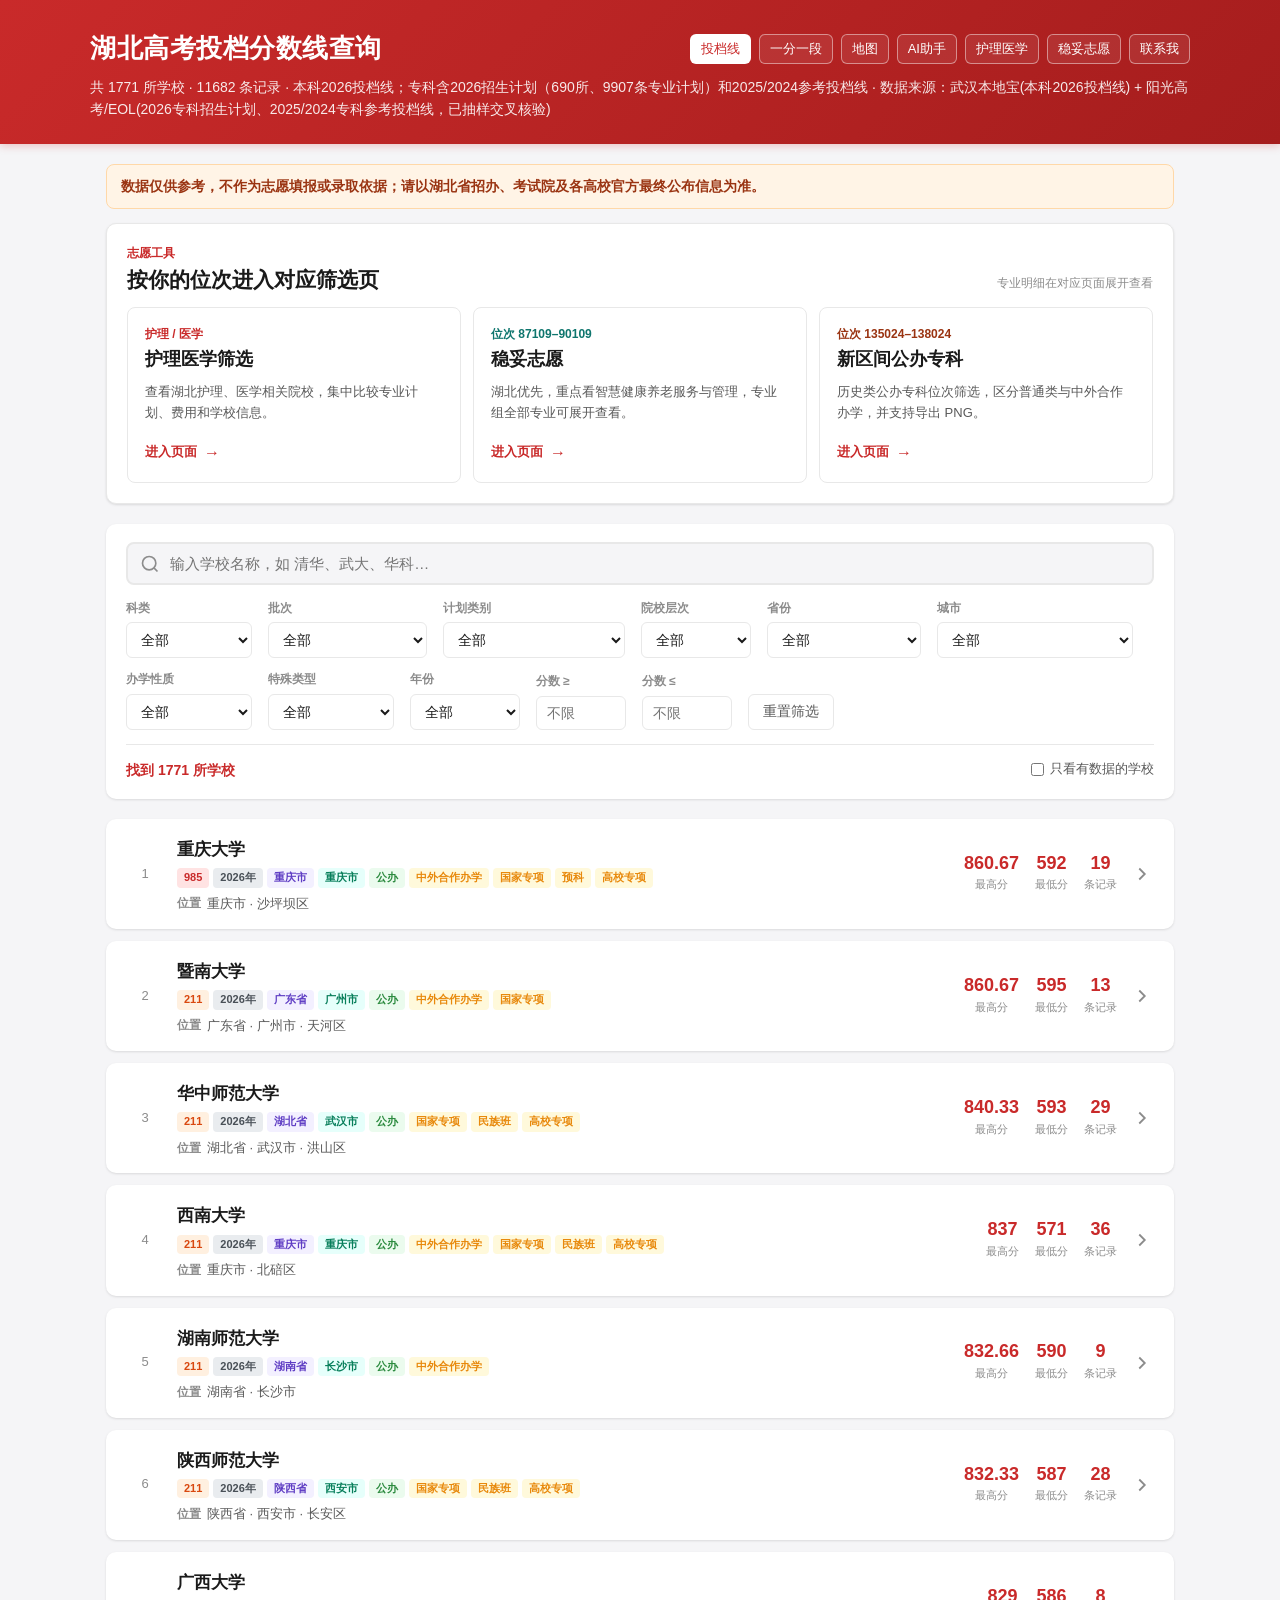
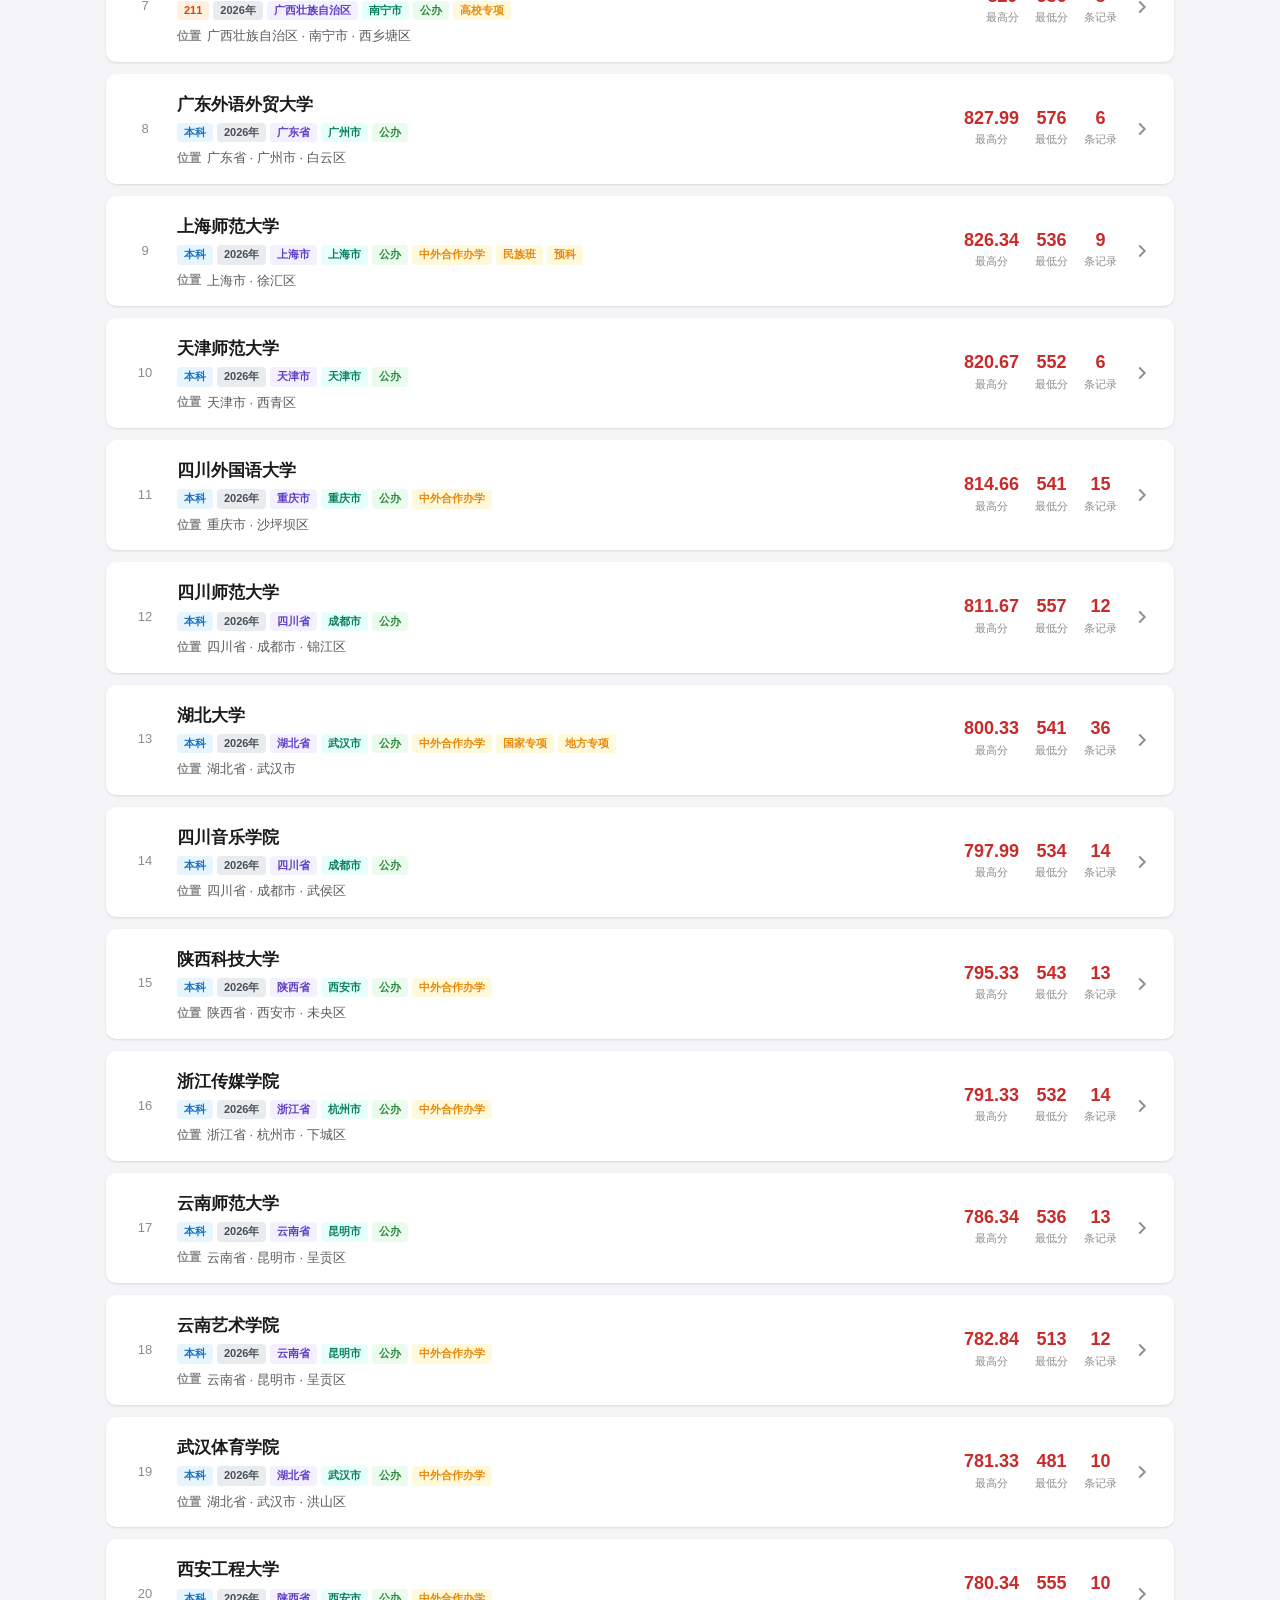
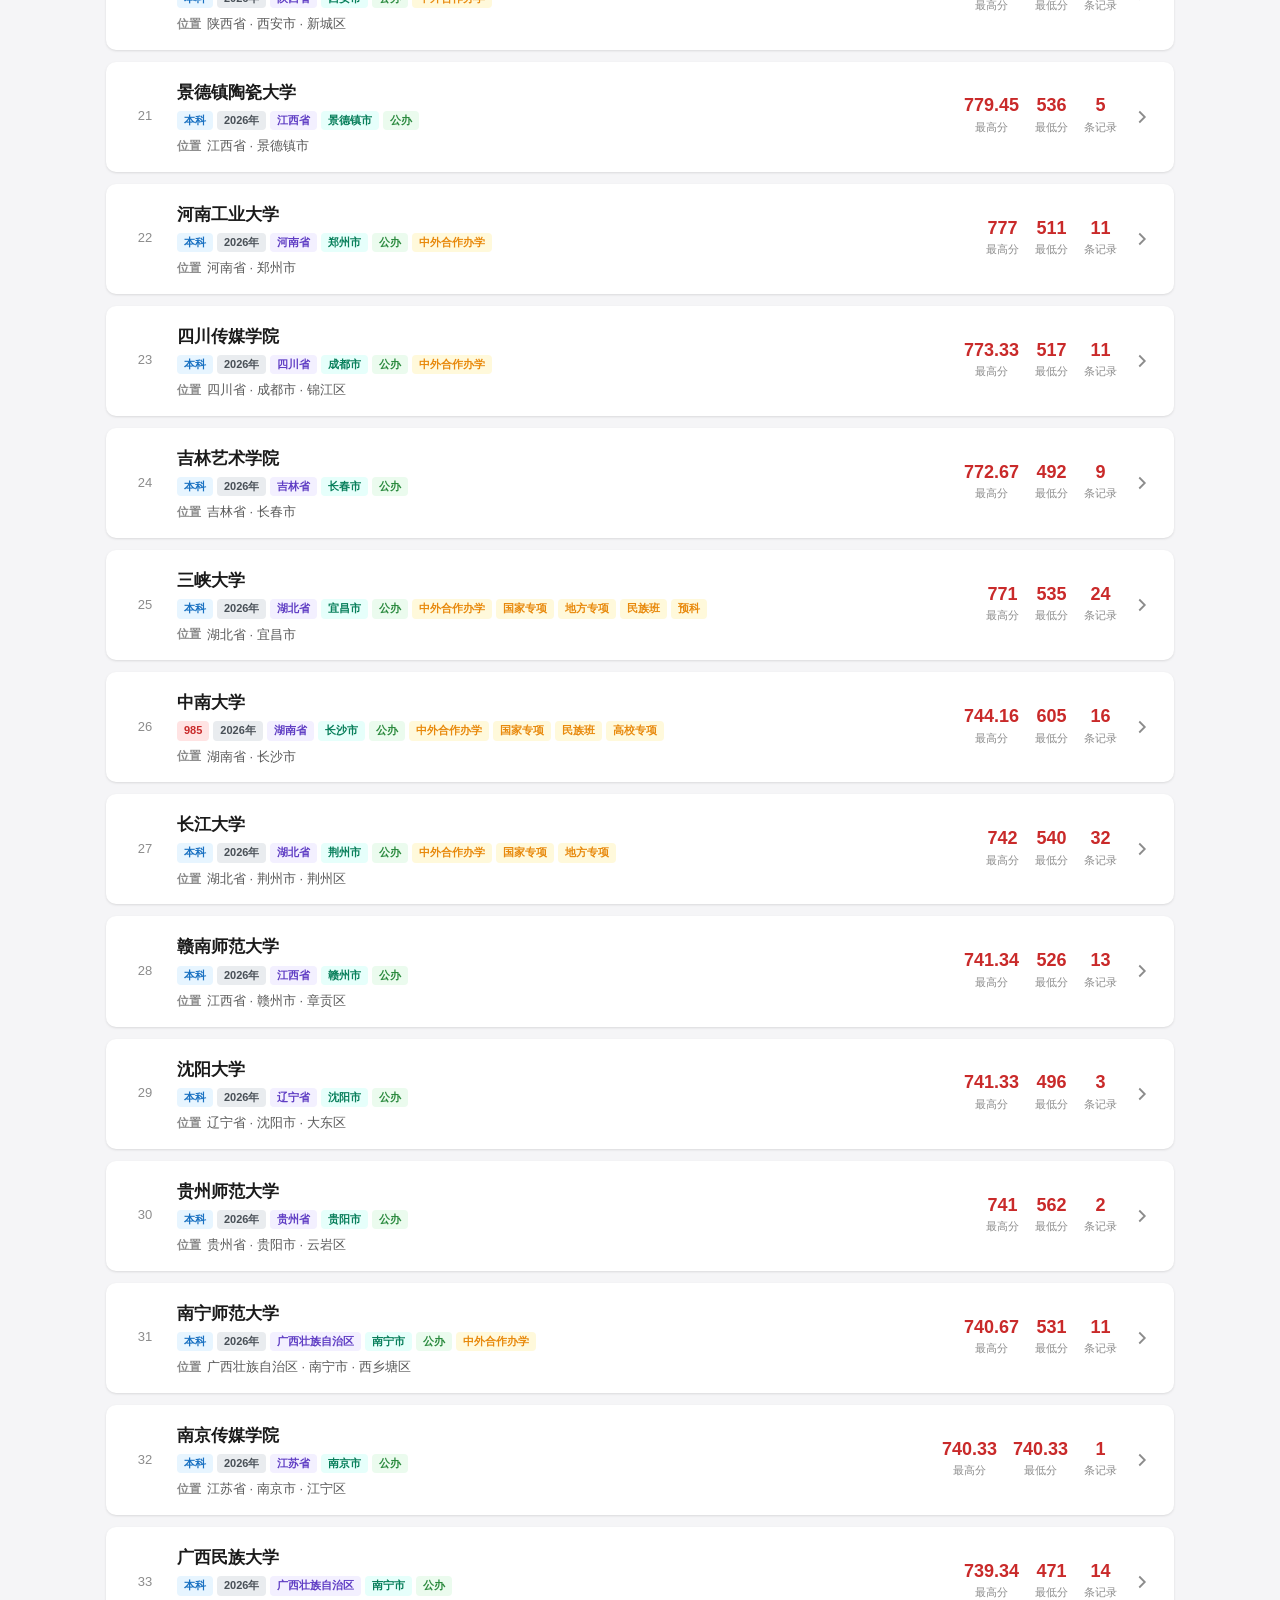
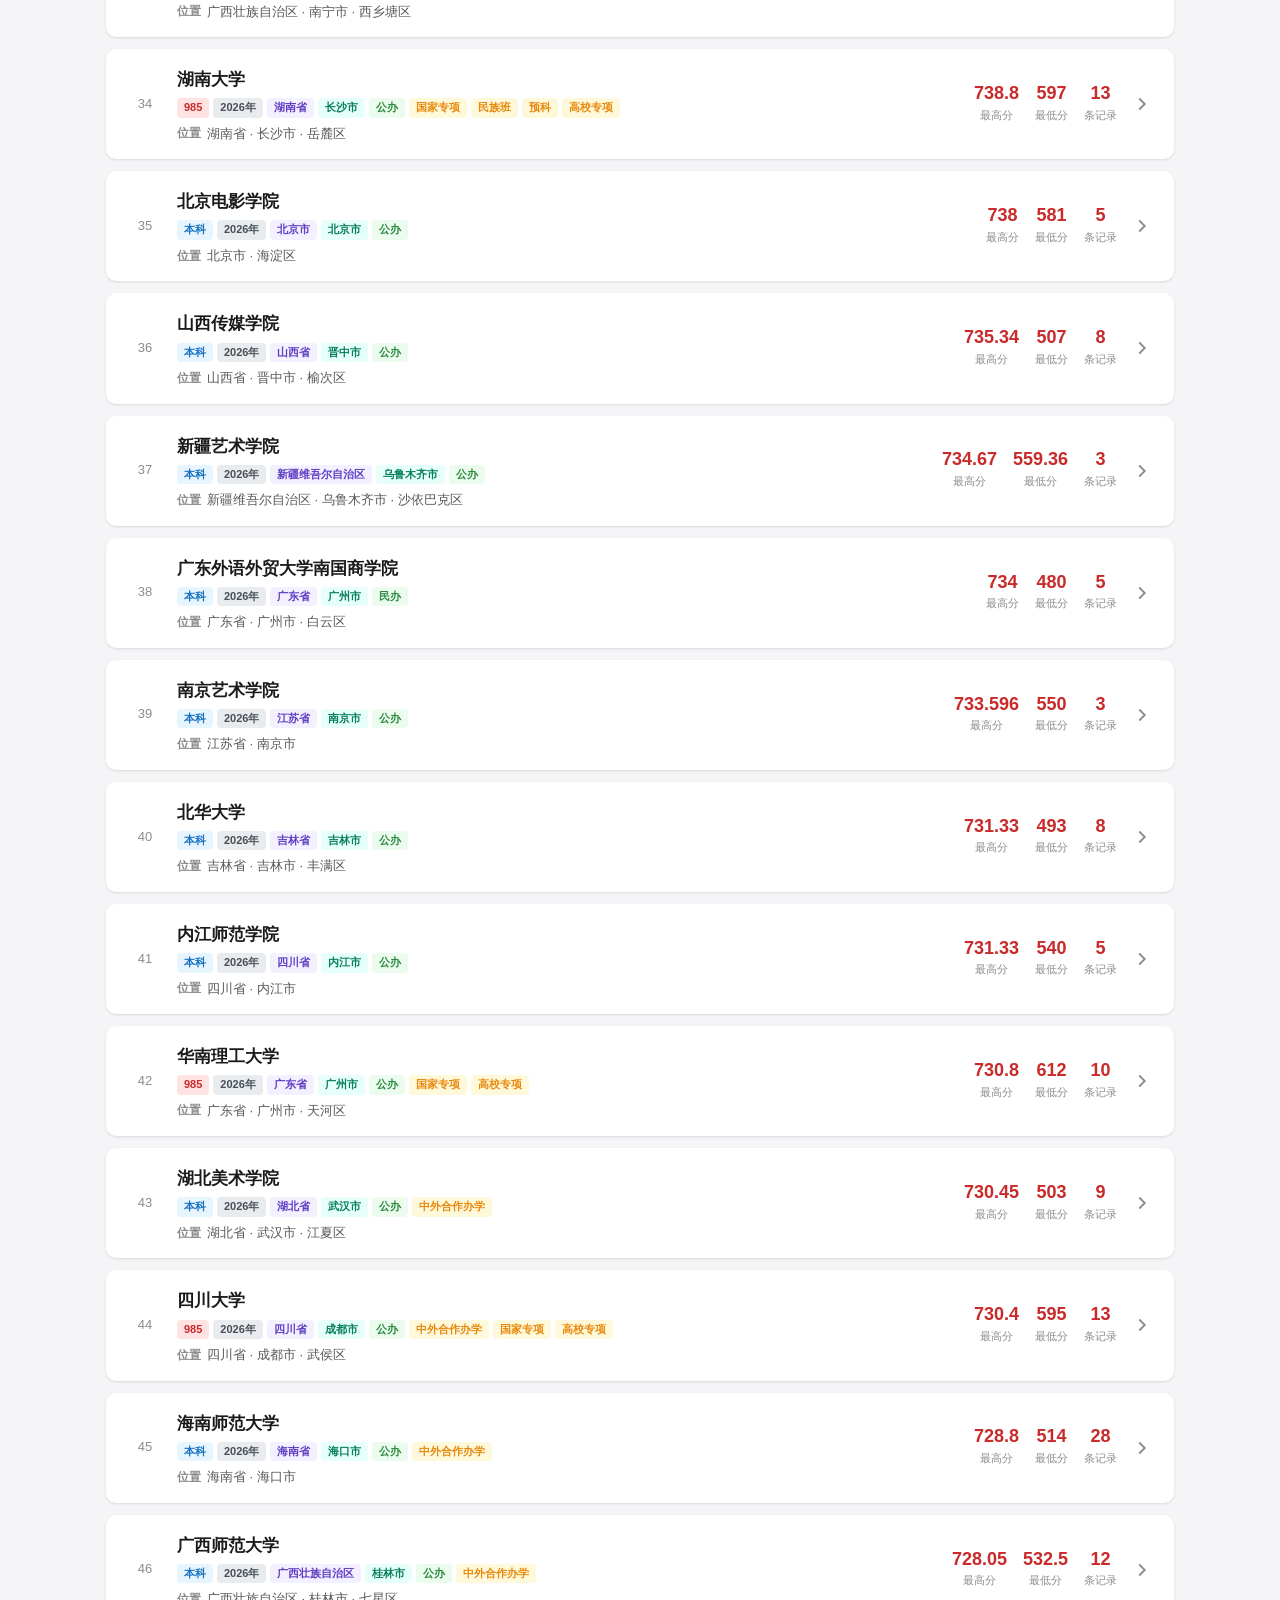
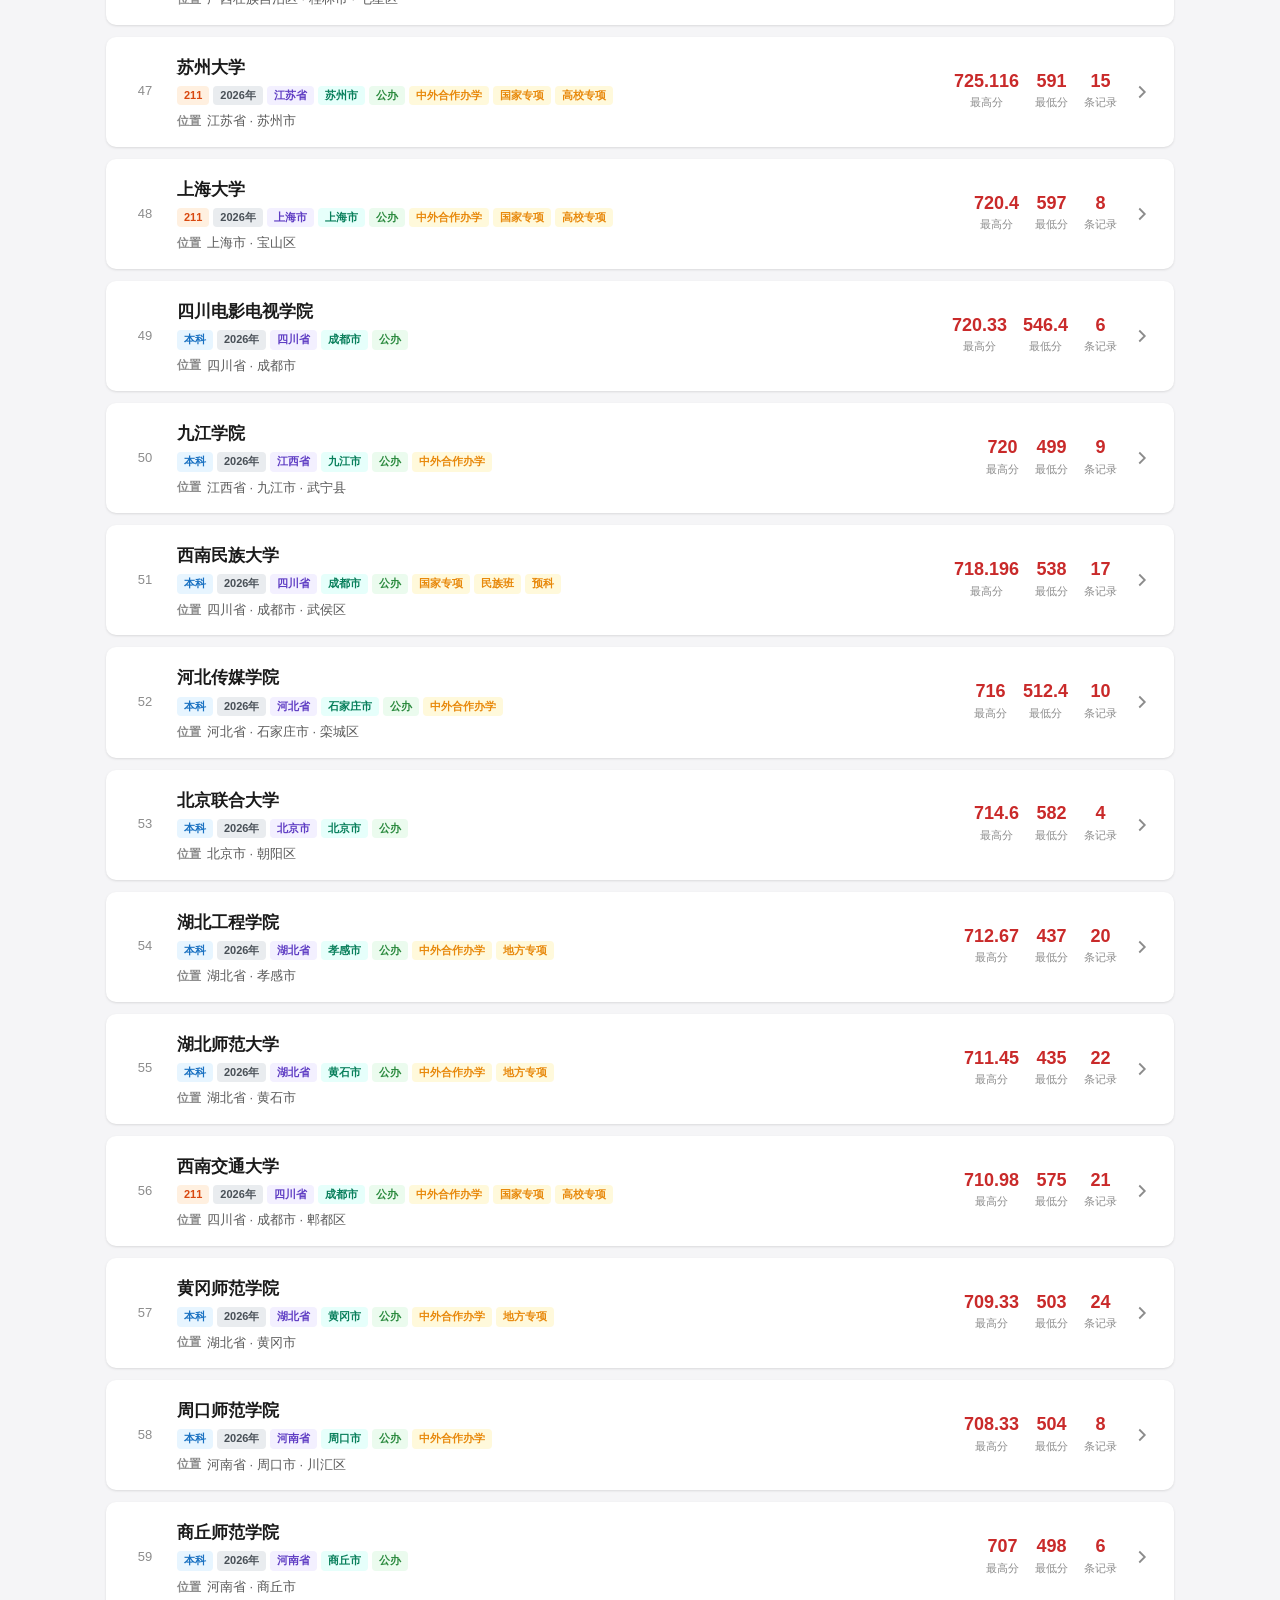
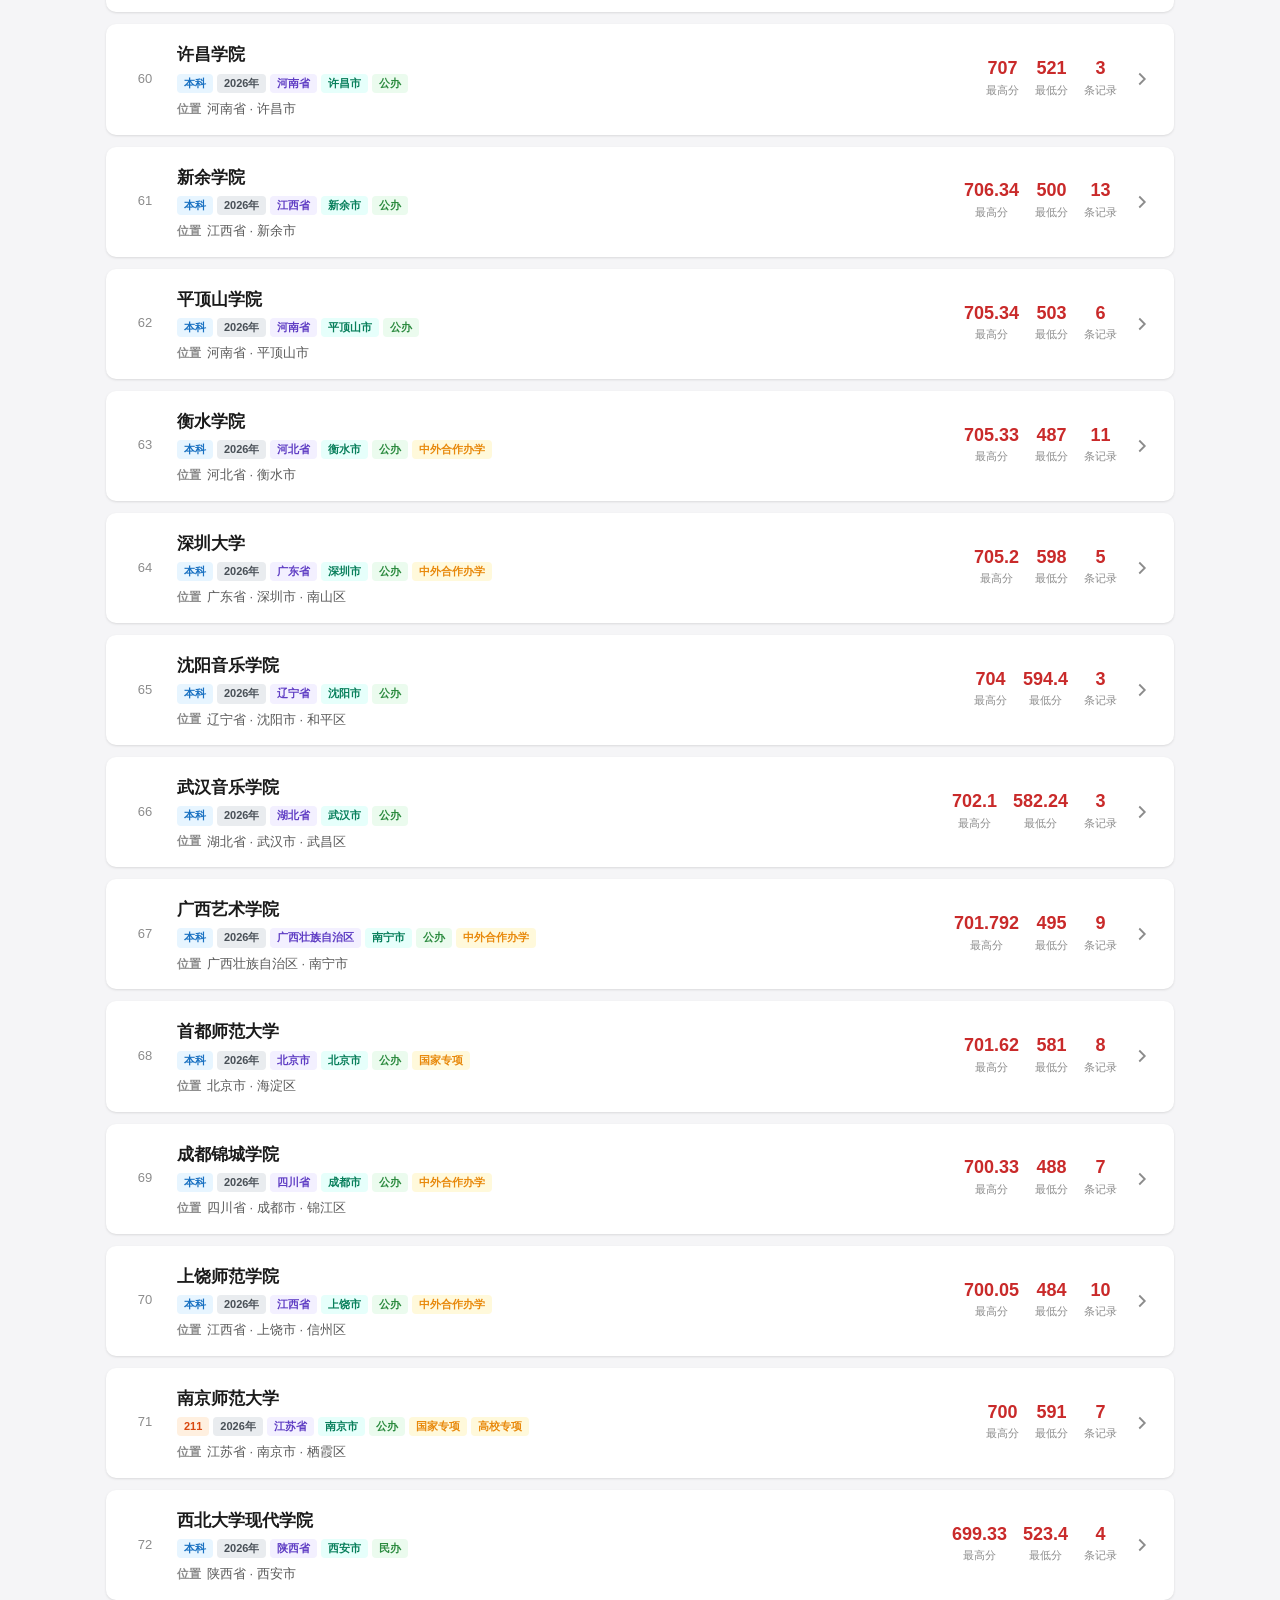
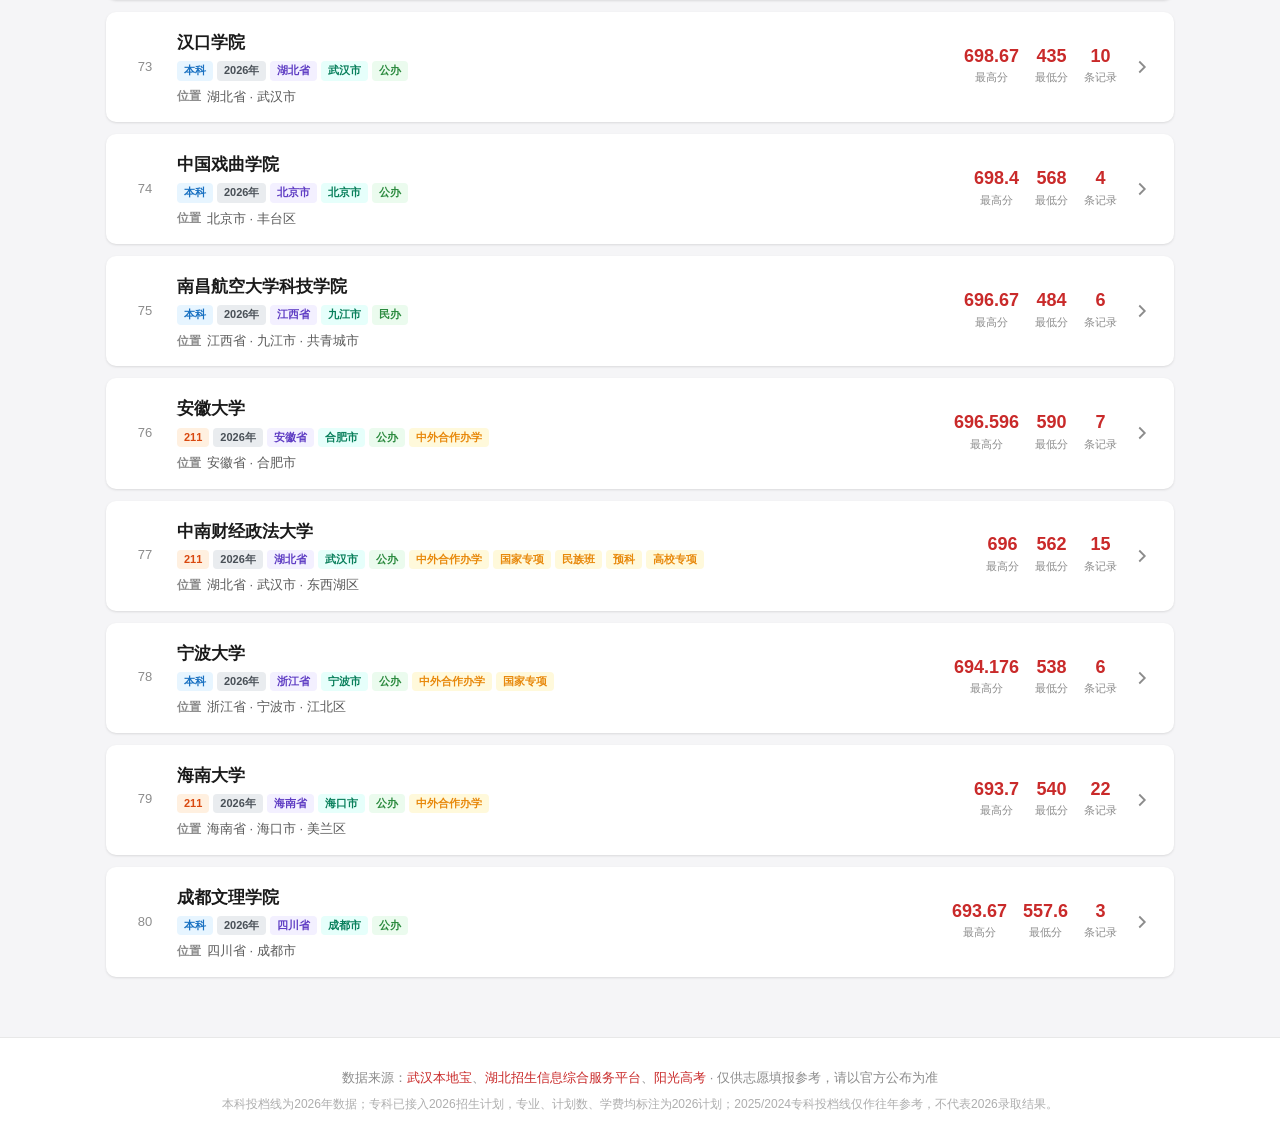
<file: index.html>
<!DOCTYPE html>
<html lang="zh-CN">
<head>
<meta charset="UTF-8">
<meta name="viewport" content="width=device-width, initial-scale=1.0">
<title>2026湖北高考投档分数线查询</title>
<link rel="stylesheet" href="style.css">
</head>
<body>
  <header class="site-header">
    <div class="header-inner">
      <div class="header-top">
        <h1 class="site-title">湖北高考投档分数线查询</h1>
        <nav class="site-nav" aria-label="工具导航">
          <a href="index.html" aria-current="page">投档线</a>
          <a href="yfd_chart.html">一分一段</a>
          <a href="map.html">地图</a>
          <a href="ai.html">AI助手</a>
          <a href="medical.html">护理医学</a>
          <a href="score-plan-376.html" title="按位次筛选湖北公办专科志愿组">稳妥志愿</a>
          <button class="contact-nav-btn" id="contact-open" type="button">联系我</button>
        </nav>
      </div>
      <p class="site-sub" id="meta-text">数据加载中…</p>
    </div>
  </header>

  <main class="container">
    <div class="data-notice">数据仅供参考，不作为志愿填报或录取依据；请以湖北省招办、考试院及各高校官方最终公布信息为准。</div>

    <section class="tool-board" aria-labelledby="tool-board-title">
      <div class="tool-board-head">
        <div>
          <p class="tool-board-kicker">志愿工具</p>
          <h2 id="tool-board-title">按你的位次进入对应筛选页</h2>
        </div>
        <span class="tool-board-note">专业明细在对应页面展开查看</span>
      </div>
      <div class="tool-board-grid">
        <a class="tool-card" href="medical.html">
          <span class="tool-card-kicker">护理 / 医学</span>
          <h3>护理医学筛选</h3>
          <p>查看湖北护理、医学相关院校，集中比较专业计划、费用和学校信息。</p>
          <span class="tool-card-action">进入页面 <span aria-hidden="true">→</span></span>
        </a>
        <a class="tool-card" href="score-plan-376.html">
          <span class="tool-card-kicker">位次 87109–90109</span>
          <h3>稳妥志愿</h3>
          <p>湖北优先，重点看智慧健康养老服务与管理，专业组全部专业可展开查看。</p>
          <span class="tool-card-action">进入页面 <span aria-hidden="true">→</span></span>
        </a>
        <a class="tool-card" href="score-plan-135024.html">
          <span class="tool-card-kicker">位次 135024–138024</span>
          <h3>新区间公办专科</h3>
          <p>历史类公办专科位次筛选，区分普通类与中外合作办学，并支持导出 PNG。</p>
          <span class="tool-card-action">进入页面 <span aria-hidden="true">→</span></span>
        </a>
      </div>
    </section>

    <!-- 搜索 + 筛选 -->
    <section class="toolbar">
      <div class="search-box">
        <svg class="search-icon" viewBox="0 0 24 24" width="20" height="20" fill="none" stroke="currentColor" stroke-width="2">
          <circle cx="11" cy="11" r="8"/><path d="m21 21-4.3-4.3"/>
        </svg>
        <input type="text" id="search-input" placeholder="输入学校名称，如 清华、武大、华科…" autocomplete="off">
        <button class="clear-btn" id="clear-search" title="清空" hidden>×</button>
      </div>
      <div class="filters">
        <div class="filter-group">
          <label>科类</label>
          <select id="filter-subject">
            <option value="">全部</option>
          </select>
        </div>
        <div class="filter-group">
          <label>批次</label>
          <select id="filter-batch">
            <option value="">全部</option>
          </select>
        </div>
        <div class="filter-group">
          <label>计划类别</label>
          <select id="filter-plan">
            <option value="">全部</option>
          </select>
        </div>
        <div class="filter-group">
          <label>院校层次</label>
          <select id="filter-level">
            <option value="">全部</option>
          </select>
        </div>
        <div class="filter-group">
          <label>省份</label>
          <select id="filter-region">
            <option value="">全部</option>
          </select>
        </div>
        <div class="filter-group">
          <label>城市</label>
          <select id="filter-city">
            <option value="">全部</option>
          </select>
        </div>
        <div class="filter-group">
          <label>办学性质</label>
          <select id="filter-nature">
            <option value="">全部</option>
          </select>
        </div>
        <div class="filter-group">
          <label>特殊类型</label>
          <select id="filter-special">
            <option value="">全部</option>
          </select>
        </div>
        <div class="filter-group">
          <label>年份</label>
          <select id="filter-year">
            <option value="">全部</option>
          </select>
        </div>
        <div class="filter-group">
          <label>分数 ≥</label>
          <input type="number" id="filter-min-score" placeholder="不限" min="0" max="750">
        </div>
        <div class="filter-group">
          <label>分数 ≤</label>
          <input type="number" id="filter-max-score" placeholder="不限" min="0" max="750">
        </div>
        <button class="reset-btn" id="reset-filters">重置筛选</button>
      </div>
      <div class="result-info">
        <span id="result-count">—</span>
        <label class="only-has-data">
          <input type="checkbox" id="only-has-data"> 只看有数据的学校
        </label>
      </div>
    </section>

    <!-- 学校列表 -->
    <section class="school-list" id="school-list">
      <div class="loading-placeholder">数据加载中，请稍候…</div>
    </section>

    <!-- 回到顶部 -->
    <button class="back-to-top" id="back-to-top" title="回到顶部" hidden>↑</button>
  </main>

  <footer class="site-footer">
    <p>数据来源：<a href="https://m.wh.bendibao.com/edu/toudangfenshuxian/" target="_blank" rel="noopener">武汉本地宝</a>、<a href="https://zsxxw.e21.cn/" target="_blank" rel="noopener">湖北招生信息综合服务平台</a>、<a href="https://api.eol.cn/" target="_blank" rel="noopener">阳光高考</a> · 仅供志愿填报参考，请以官方公布为准</p>
    <p class="footer-note">本科投档线为2026年数据；专科已接入2026招生计划，专业、计划数、学费均标注为2026计划；2025/2024专科投档线仅作往年参考，不代表2026录取结果。</p>
  </footer>

  <div class="contact-modal" id="contact-modal" hidden>
    <div class="contact-backdrop" data-contact-close></div>
    <section class="contact-dialog" role="dialog" aria-modal="true" aria-labelledby="contact-title">
      <button class="contact-close" type="button" id="contact-close" aria-label="关闭">×</button>
      <h2 id="contact-title">联系我</h2>
      <p>如果页面有 bug、数据异常，或者有补充信息，可以通过微信联系我。</p>
      <div class="wechat-card">
        <span>微信号</span>
        <strong>L1014orZ1015</strong>
      </div>
    </section>
  </div>

  <script src="app.js"></script>
</body>
</html>
</file>
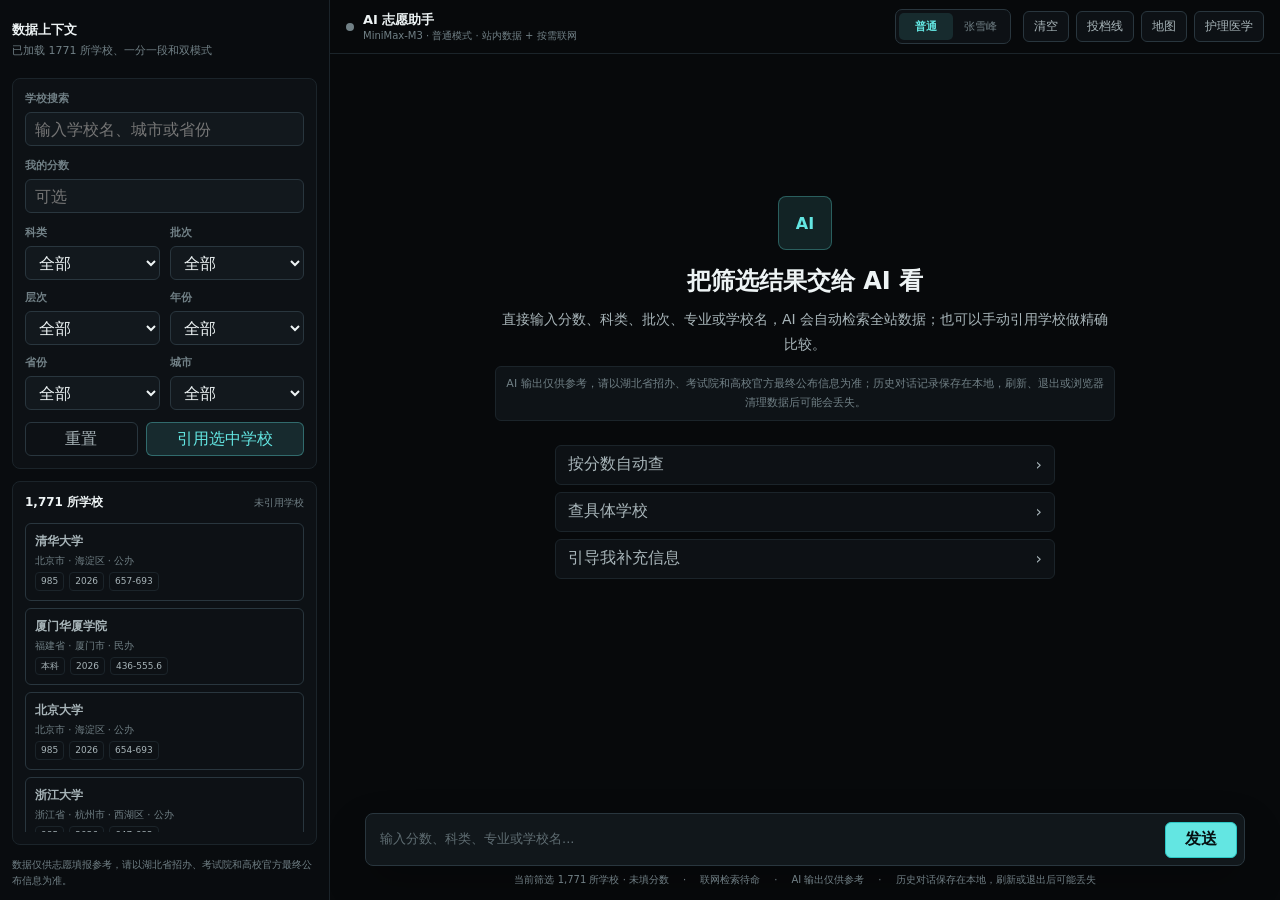
<file: ai.html>
<!DOCTYPE html>
<html lang="zh-CN">
<head>
<meta charset="UTF-8">
<meta name="viewport" content="width=device-width, initial-scale=1.0">
<title>AI 志愿助手</title>
<link rel="stylesheet" href="ai.css">
</head>
<body>
  <div class="ai-shell">
    <aside class="context-panel" id="context-panel">
      <header class="context-head">
        <div>
          <strong>数据上下文</strong>
          <span id="data-status">正在加载数据</span>
        </div>
      </header>

      <section class="context-card">
        <div class="field">
          <label for="school-search">学校搜索</label>
          <input id="school-search" type="search" placeholder="输入学校名、城市或省份">
        </div>
        <div class="field">
          <label for="score-input">我的分数</label>
          <input id="score-input" type="number" min="0" max="750" placeholder="可选">
        </div>
        <div class="grid-two">
          <div class="field">
            <label for="subject-filter">科类</label>
            <select id="subject-filter"><option value="">全部</option></select>
          </div>
          <div class="field">
            <label for="batch-filter">批次</label>
            <select id="batch-filter"><option value="">全部</option></select>
          </div>
          <div class="field">
            <label for="level-filter">层次</label>
            <select id="level-filter"><option value="">全部</option></select>
          </div>
          <div class="field">
            <label for="year-filter">年份</label>
            <select id="year-filter"><option value="">全部</option></select>
          </div>
          <div class="field">
            <label for="province-filter">省份</label>
            <select id="province-filter"><option value="">全部</option></select>
          </div>
          <div class="field">
            <label for="city-filter">城市</label>
            <select id="city-filter"><option value="">全部</option></select>
          </div>
        </div>
        <div class="context-actions">
          <button id="reset-context" type="button">重置</button>
          <button id="use-selection" type="button">引用选中学校</button>
        </div>
      </section>

      <section class="context-card result-card">
        <div class="result-head">
          <strong id="match-count">0 所学校</strong>
          <span id="selected-label">未引用学校</span>
        </div>
        <div class="school-results" id="school-results"></div>
      </section>

      <p class="context-note">数据仅供志愿填报参考，请以湖北省招办、考试院和高校官方最终公布信息为准。</p>
    </aside>

    <main class="chat-page">
      <header class="chat-header">
        <div class="brand">
          <span class="runtime-dot" id="runtime-dot"></span>
          <div>
            <strong>AI 志愿助手</strong>
            <small id="mode-subtitle">MiniMax-M3 · 普通模式 · 当前页面数据上下文</small>
          </div>
        </div>
        <div class="mode-switch" role="group" aria-label="AI 回答模式">
          <button type="button" class="active" data-ai-mode="normal" aria-pressed="true">普通</button>
          <button type="button" data-ai-mode="zhangxuefeng" aria-pressed="false">张雪峰</button>
        </div>
        <nav class="top-nav" aria-label="页面导航">
          <button id="clear-chat" type="button">清空</button>
          <a href="index.html">投档线</a>
          <a href="map.html">地图</a>
          <a href="medical.html">护理医学</a>
        </nav>
      </header>

      <section class="message-scroll" id="message-scroll">
        <div class="welcome" id="welcome">
          <div class="welcome-icon" id="welcome-icon">AI</div>
          <h1 id="welcome-title">把筛选结果交给 AI 看</h1>
          <p id="welcome-copy">直接输入分数、科类、批次、专业或学校名，AI 会自动检索全站数据；也可以手动引用学校做精确比较。</p>
          <p class="welcome-notice">AI 输出仅供参考，请以湖北省招办、考试院和高校官方最终公布信息为准；历史对话记录保存在本地，刷新、退出或浏览器清理数据后可能会丢失。</p>
          <div class="prompt-list">
            <button type="button" data-prompt="380分历史类专科批，想读护理，湖北省内有哪些学校可以重点看？">按分数自动查<span>›</span></button>
            <button type="button" data-prompt="帮我查一下武汉职业技术学院的2026招生计划、专业、学费和往年参考分数。">查具体学校<span>›</span></button>
            <button type="button" data-prompt="我还没确定专业方向，请先问我几个关键问题，再根据数据帮我缩小范围。">引导我补充信息<span>›</span></button>
          </div>
        </div>
        <div class="messages" id="messages"></div>
      </section>

      <footer class="composer-area">
        <div class="reference-bar" id="reference-bar" hidden></div>
        <div class="composer">
          <textarea id="question-input" rows="1" placeholder="输入分数、科类、专业或学校名..."></textarea>
          <button class="send-button" id="send-button" type="button">发送</button>
        </div>
        <div class="composer-meta">
          <span id="context-summary">上下文未就绪</span>
          <span id="research-status">联网检索待命</span>
          <span>AI 输出仅供参考</span>
          <span>历史对话保存在本地，刷新或退出后可能丢失</span>
        </div>
      </footer>
    </main>
  </div>

  <script src="ai.js"></script>
</body>
</html>
</file>
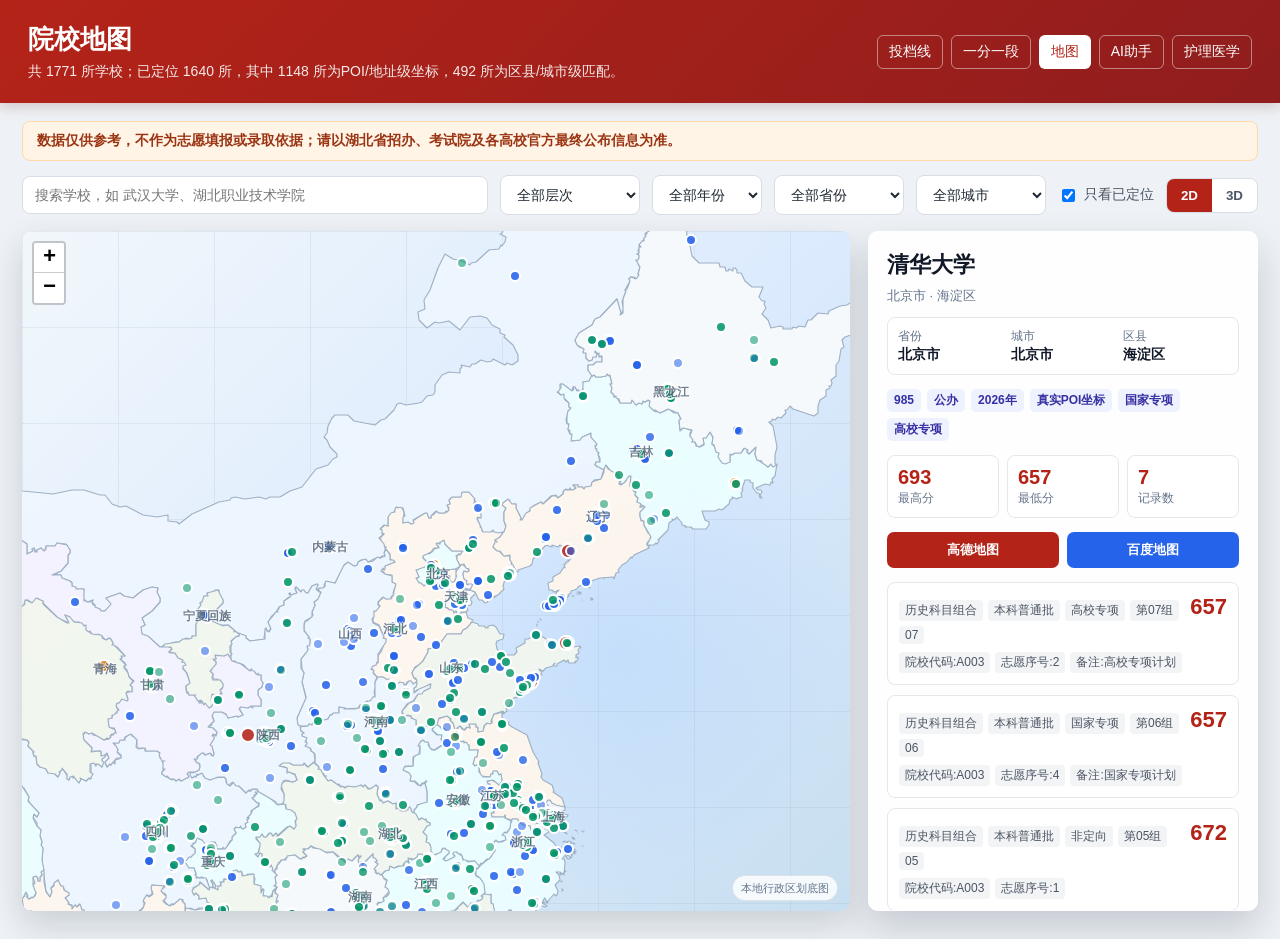
<file: map.html>
<!DOCTYPE html>
<html lang="zh-CN">
<head>
<meta charset="UTF-8">
<meta name="viewport" content="width=device-width, initial-scale=1.0">
<title>湖北高考院校地图</title>
<link rel="stylesheet" href="vendor/leaflet/leaflet.css">
<link rel="stylesheet" href="map.css">
</head>
<body>
  <header class="map-header">
    <div>
      <h1>院校地图</h1>
      <p id="map-meta">坐标数据加载中...</p>
    </div>
    <nav class="map-nav" aria-label="页面导航">
      <a href="index.html">投档线</a>
      <a href="yfd_chart.html">一分一段</a>
      <a href="map.html" aria-current="page">地图</a>
      <a href="ai.html">AI助手</a>
      <a href="medical.html">护理医学</a>
    </nav>
  </header>

  <main class="map-shell">
    <div class="data-notice">数据仅供参考，不作为志愿填报或录取依据；请以湖北省招办、考试院及各高校官方最终公布信息为准。</div>

    <section class="map-tools">
      <div class="search-wrap">
        <input id="school-search" type="search" placeholder="搜索学校，如 武汉大学、湖北职业技术学院">
      </div>
      <select id="level-filter" aria-label="院校层次">
        <option value="">全部层次</option>
      </select>
      <select id="year-filter" aria-label="年份">
        <option value="">全部年份</option>
      </select>
      <select id="province-filter" aria-label="省份">
        <option value="">全部省份</option>
      </select>
      <select id="city-filter" aria-label="城市">
        <option value="">全部城市</option>
      </select>
      <label class="check">
        <input id="only-located" type="checkbox" checked>
        只看已定位
      </label>
      <div class="mode-switch" role="group" aria-label="地图模式">
        <button id="mode-2d" class="active" type="button">2D</button>
        <button id="mode-3d" type="button">3D</button>
      </div>
    </section>

    <section class="map-layout">
      <div class="map-stage">
        <div id="china-map"></div>
      </div>
      <aside class="info-panel" id="info-panel">
        <div class="panel-empty">
          <span>选择地图上的学校</span>
          <small>右侧会显示学校资料、投档线、专业和地图跳转。</small>
        </div>
      </aside>
    </section>
  </main>

  <script src="vendor/leaflet/leaflet.js"></script>
  <script src="map.js"></script>
</body>
</html>
</file>
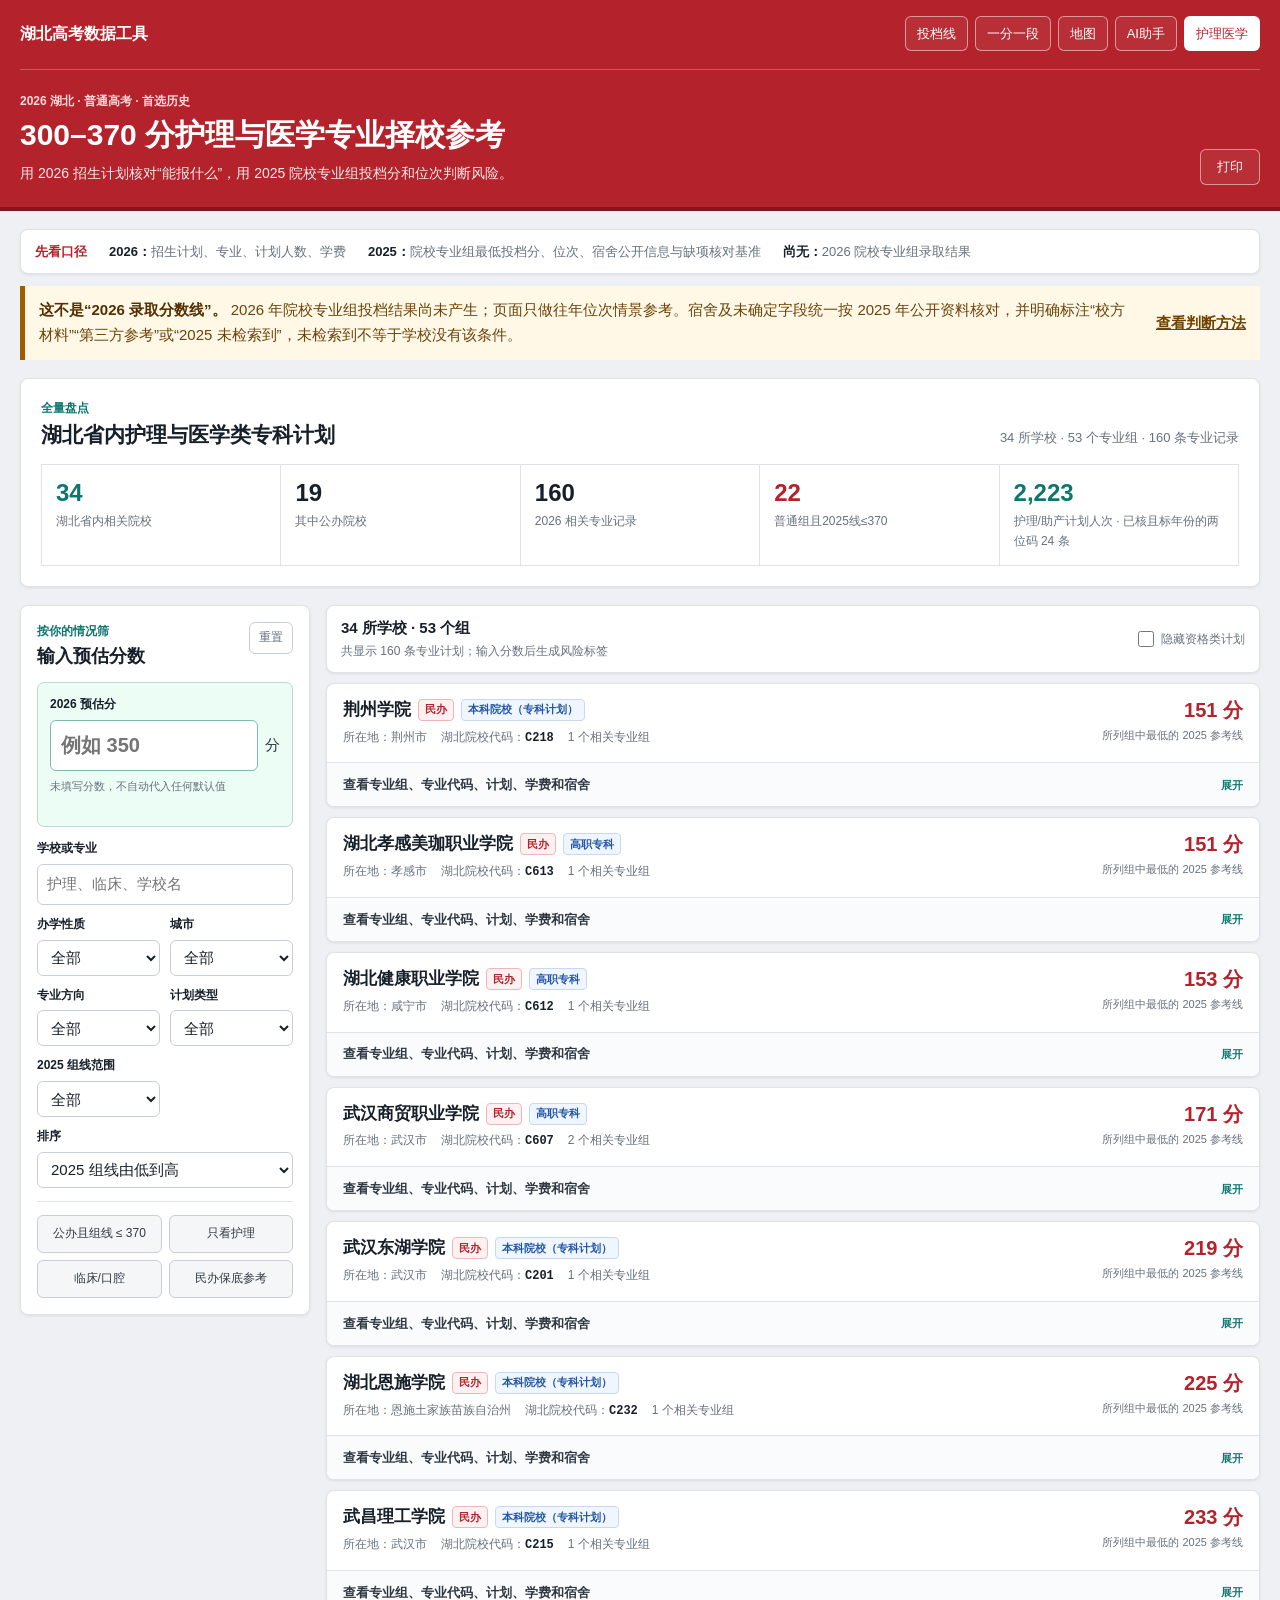
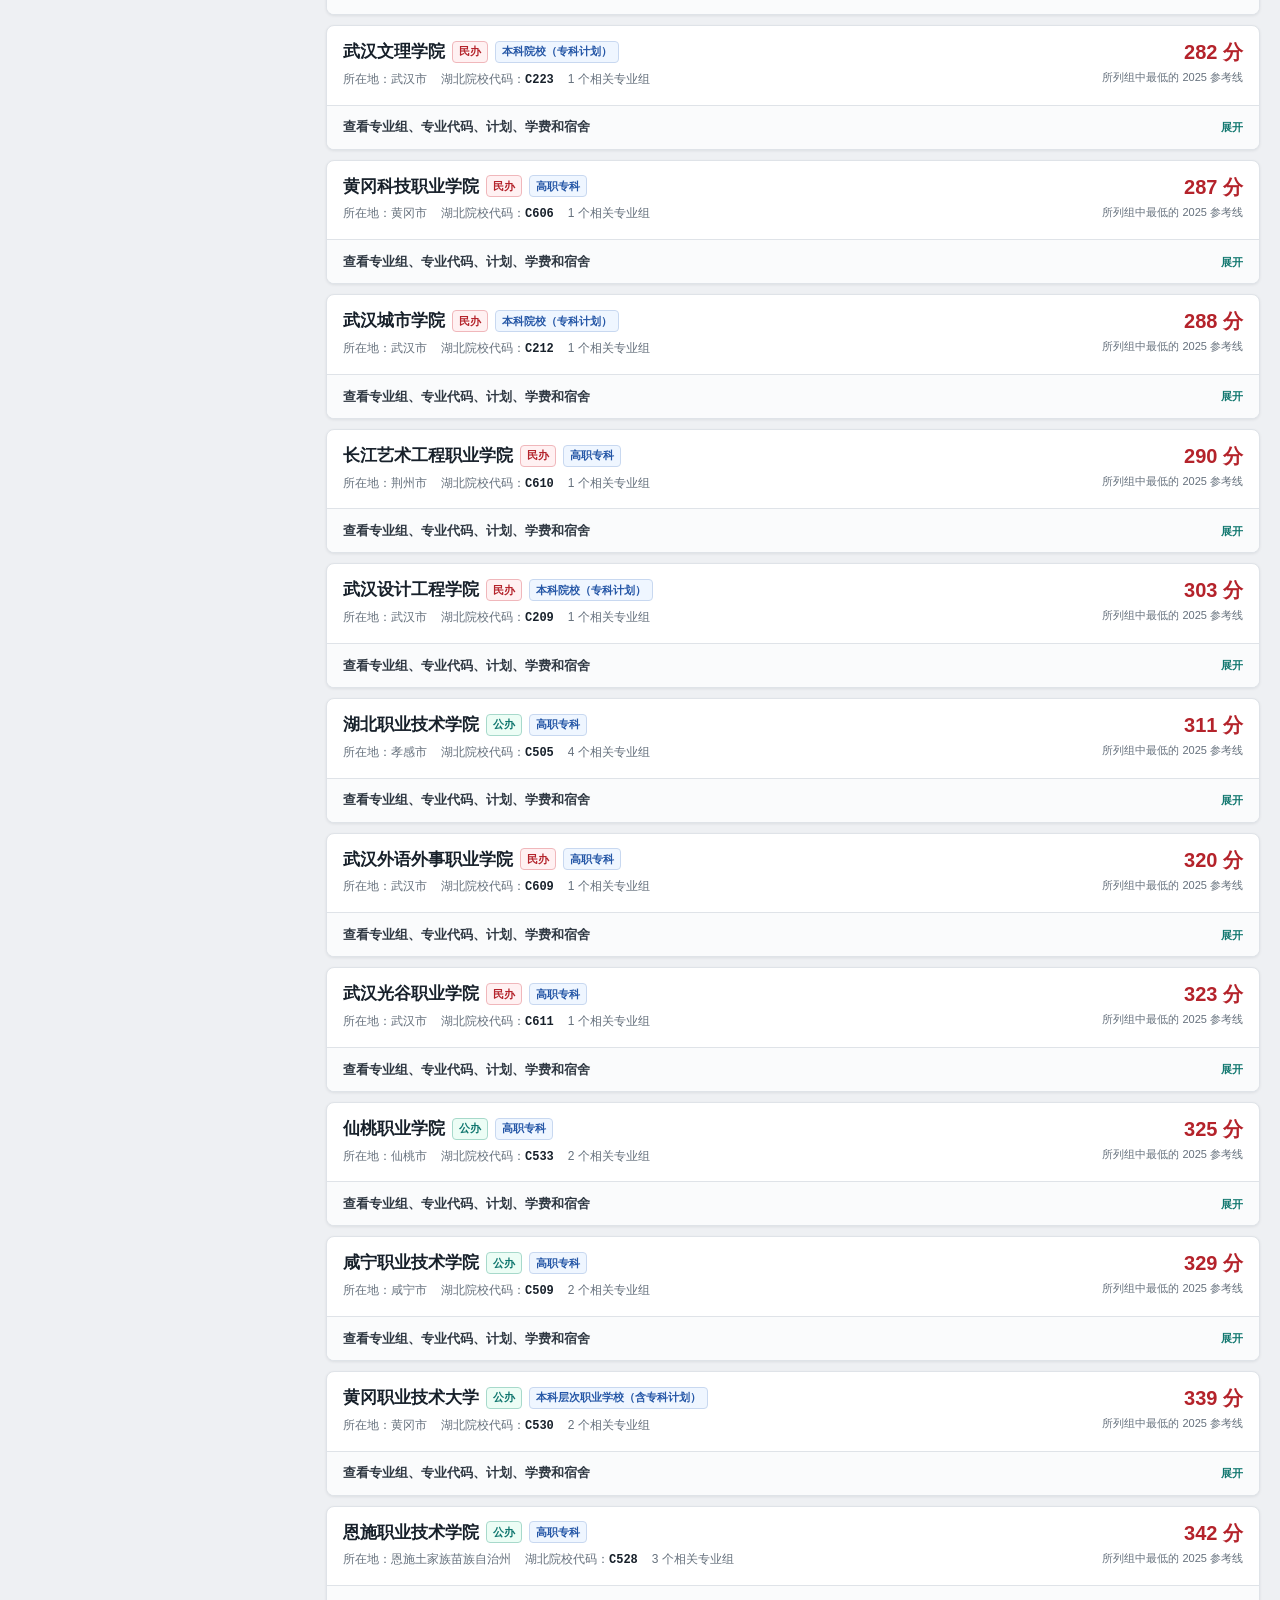
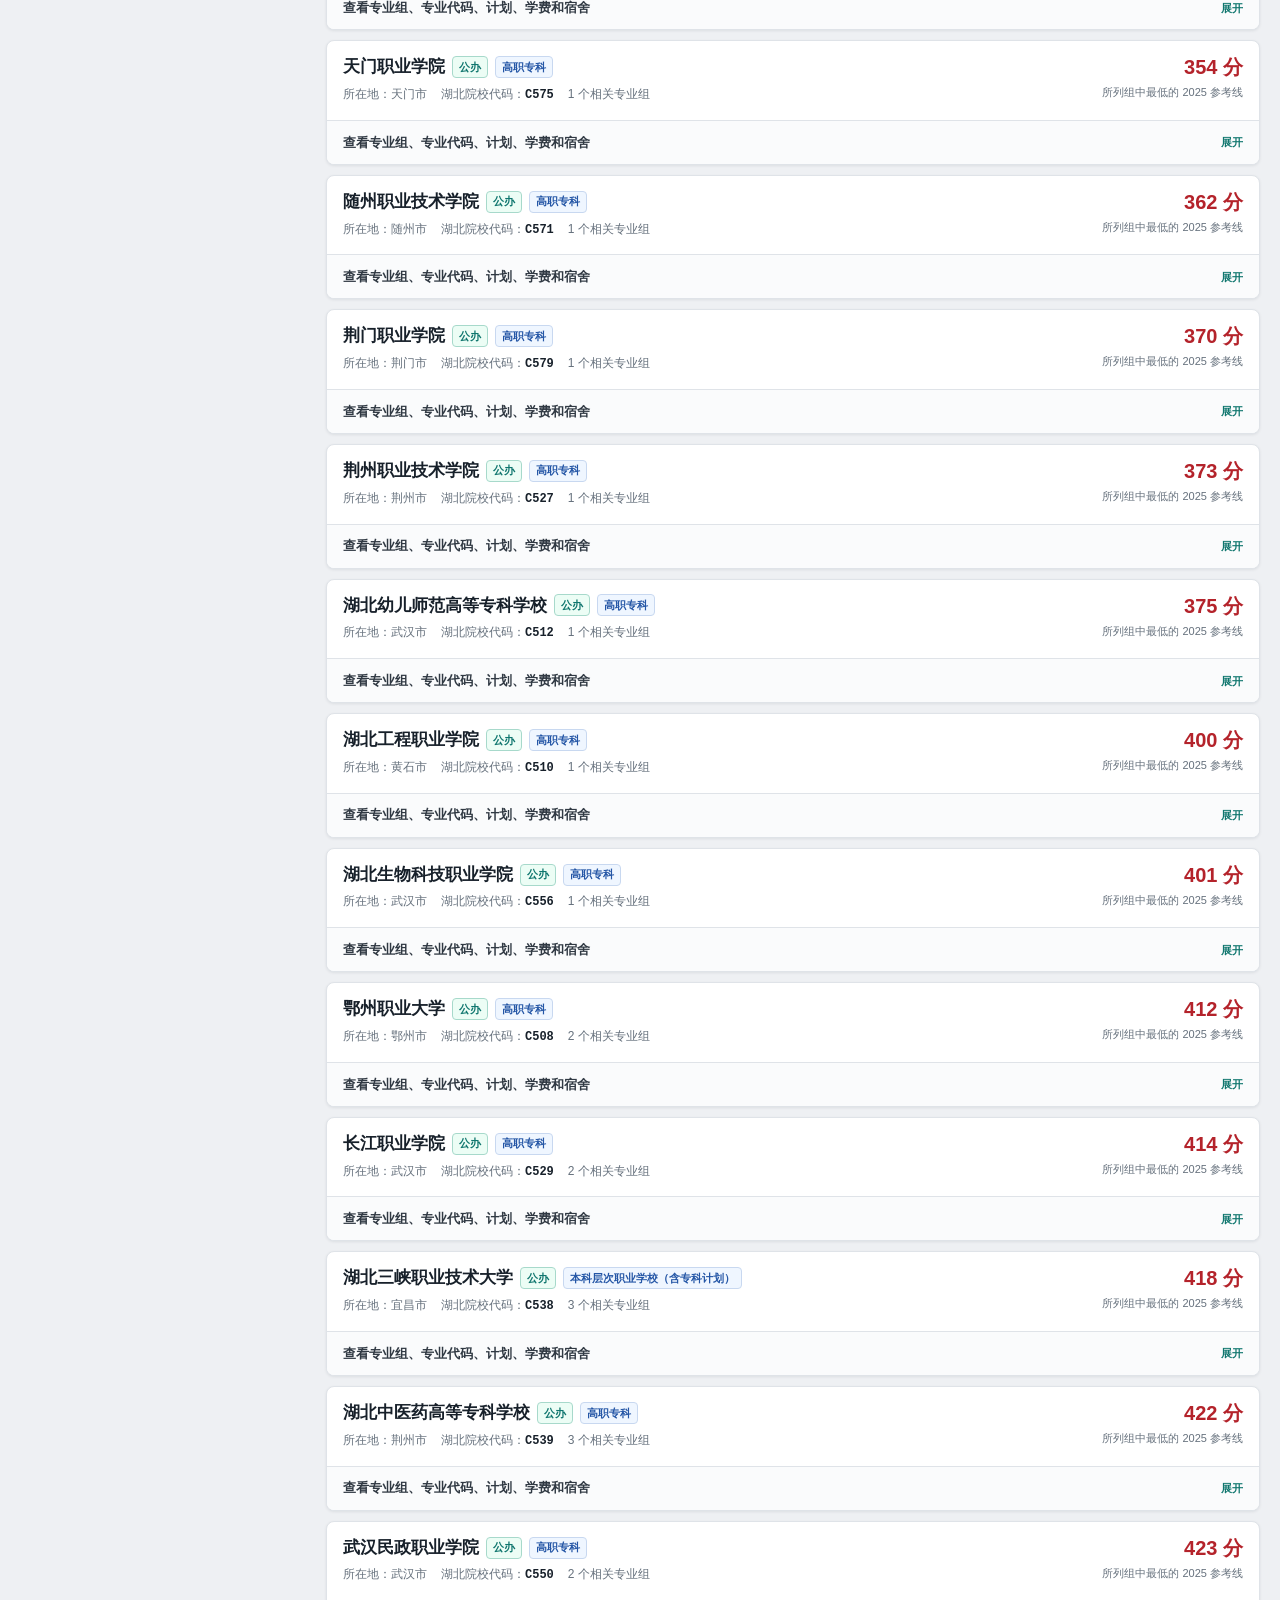
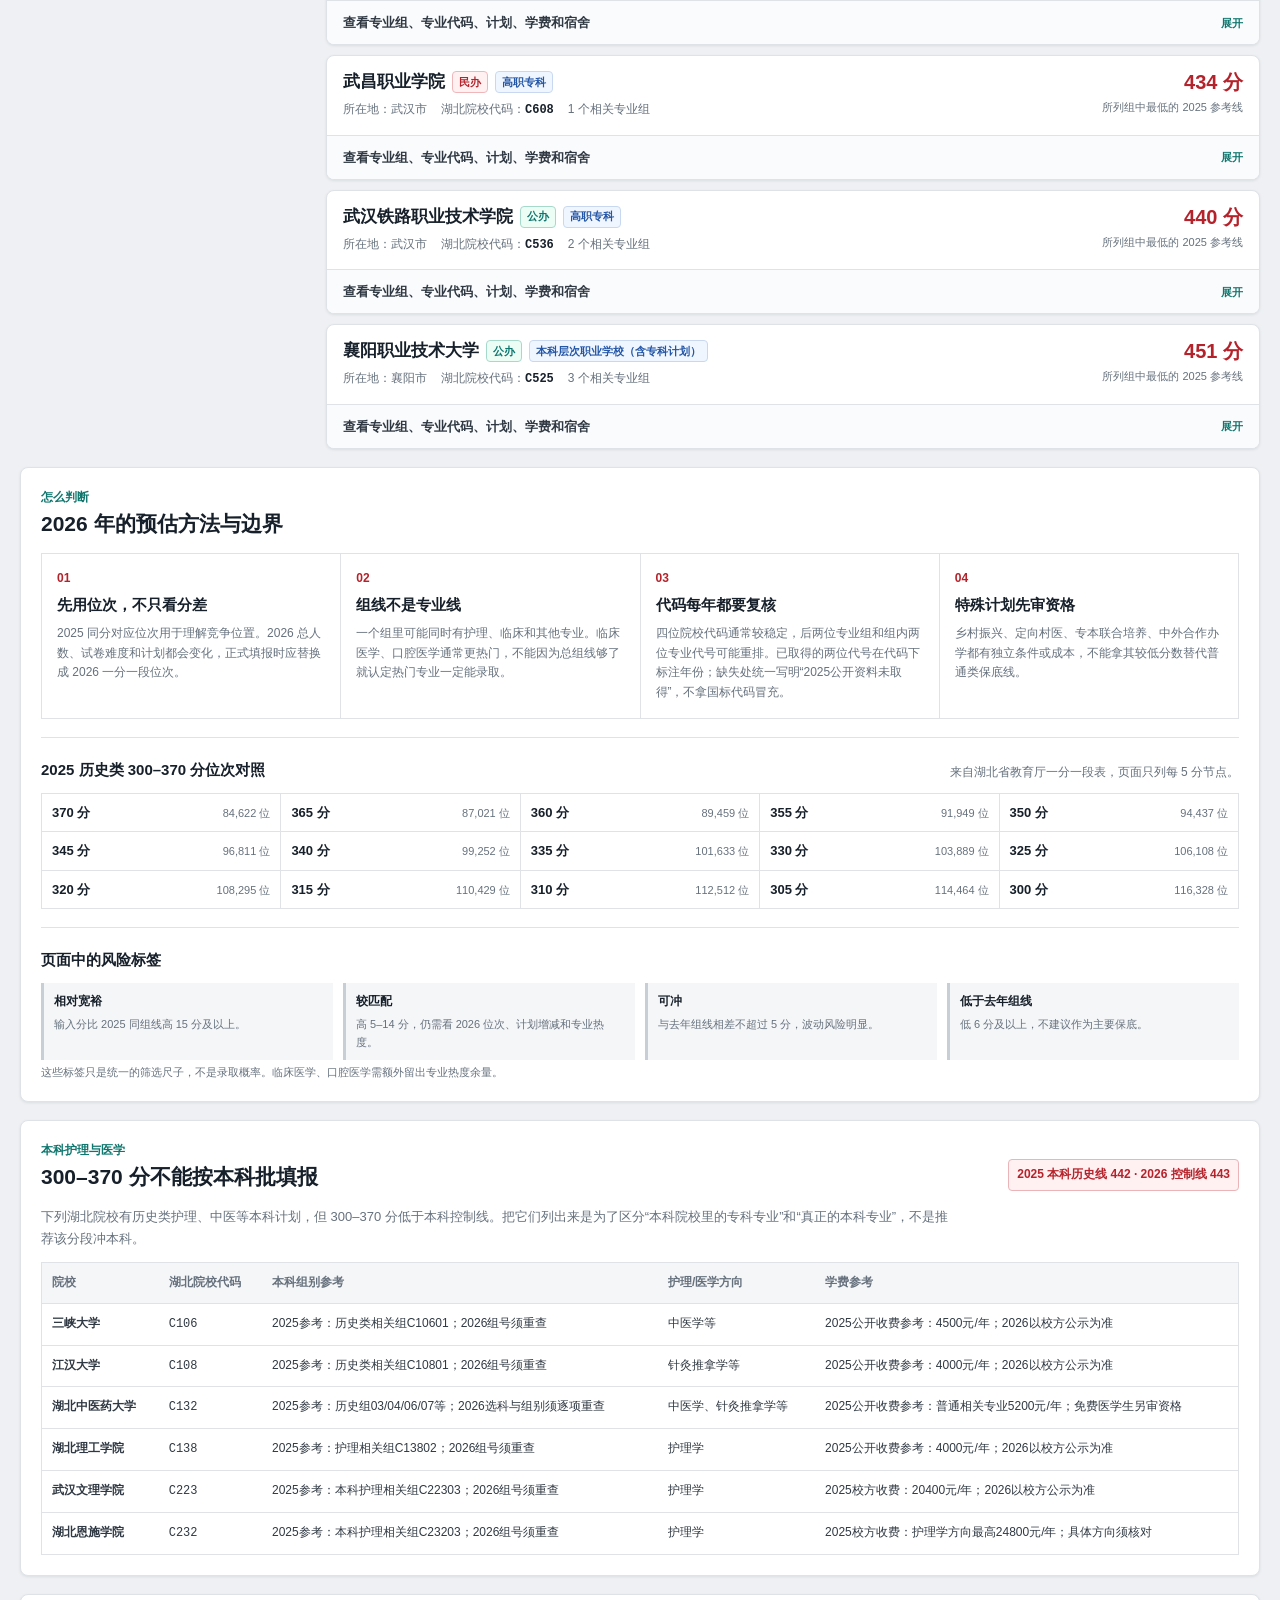
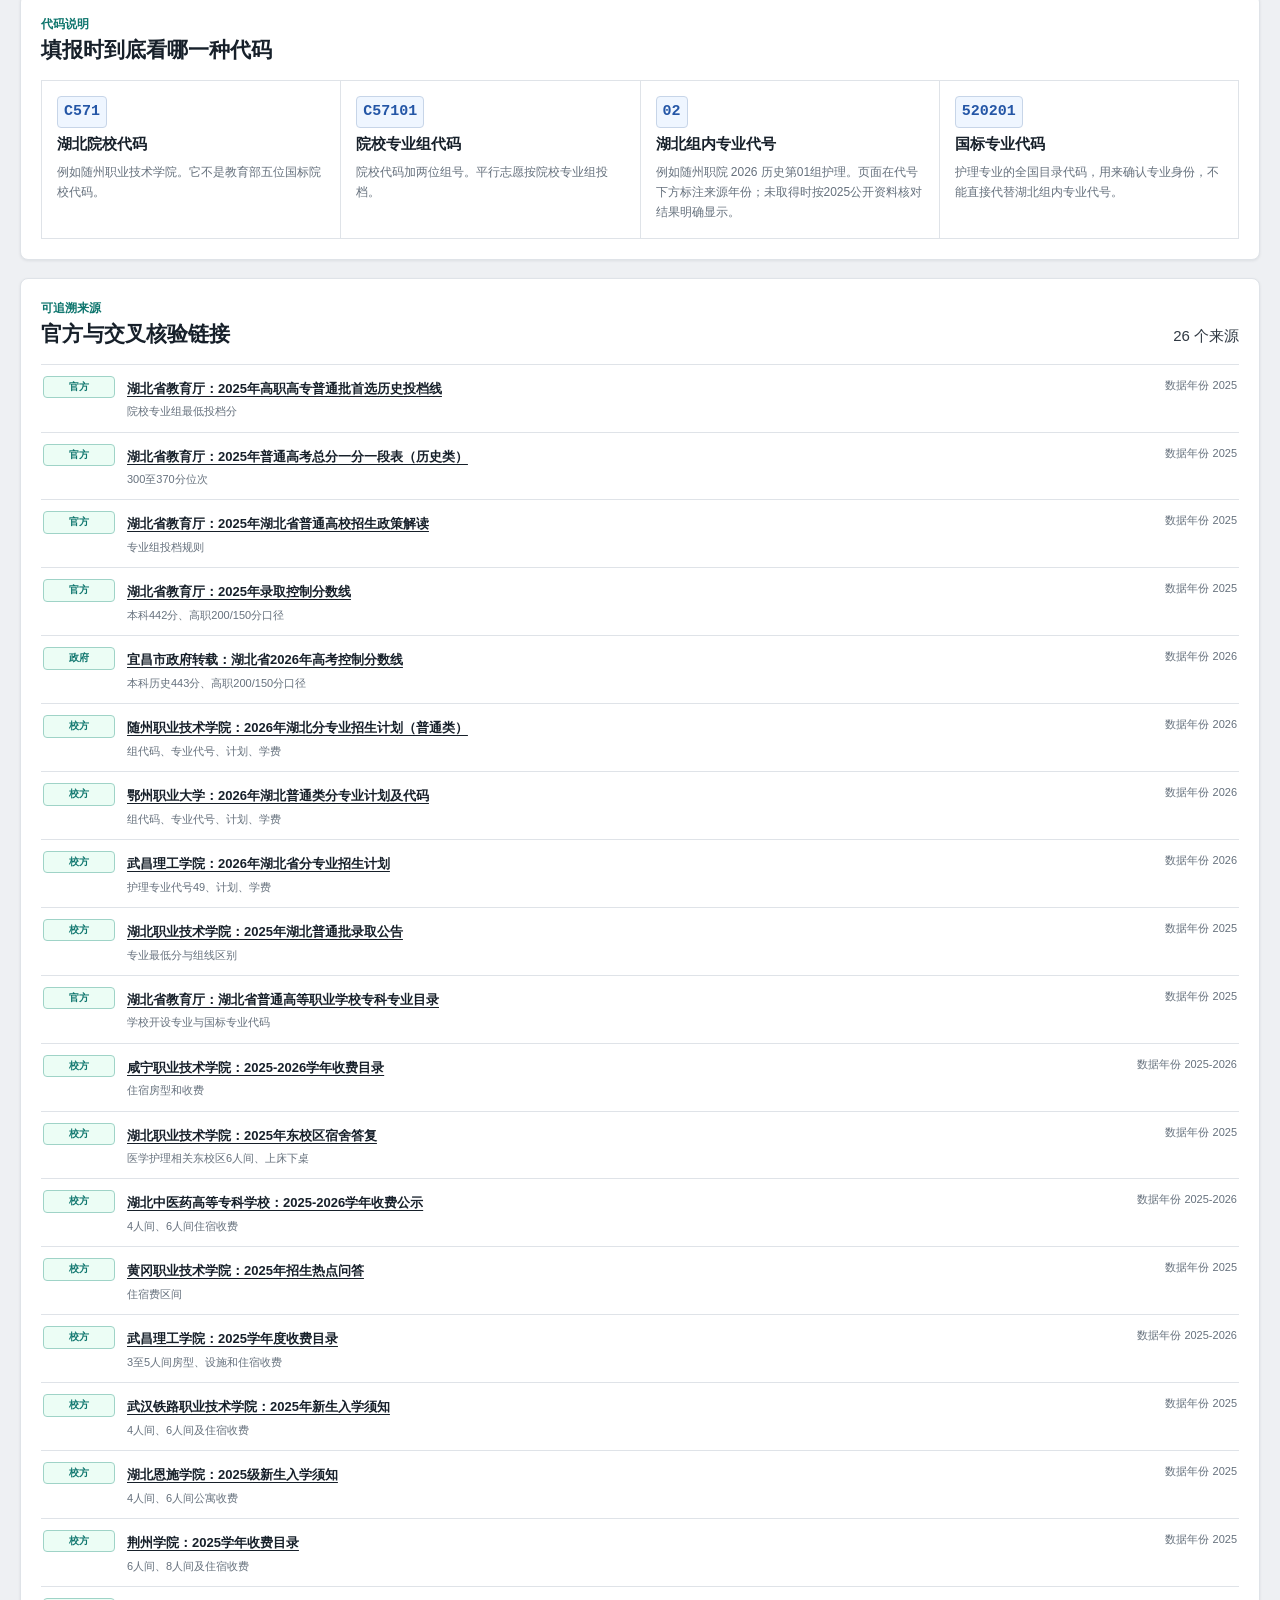
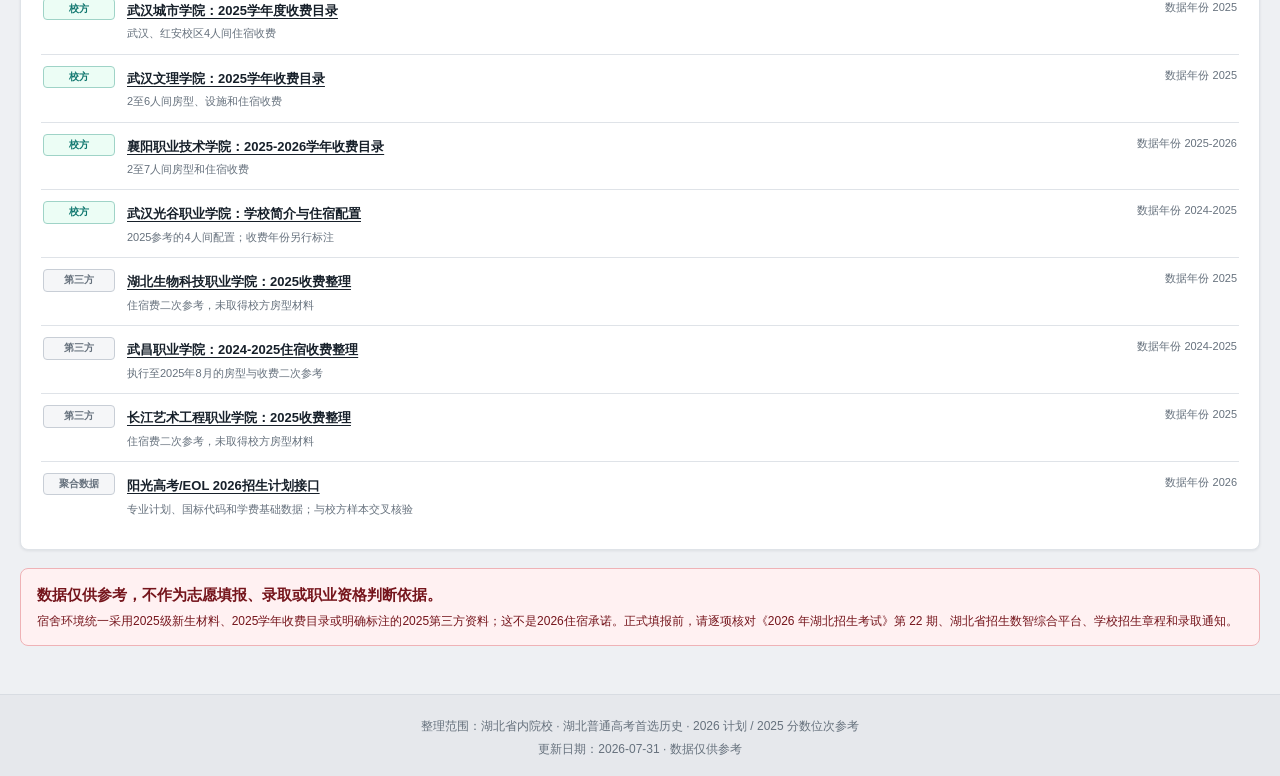
<file: medical.html>
<!DOCTYPE html>
<html lang="zh-CN">
<head>
  <meta charset="UTF-8">
  <meta name="viewport" content="width=device-width, initial-scale=1.0">
  <meta name="description" content="湖北历史类300至370分护理与医学类院校、专业组、专业代码、2025投档位次、2026招生计划、学费与住宿参考。">
  <title>湖北护理与医学专业择校参考</title>
  <link rel="stylesheet" href="medical.css">
</head>
<body>
  <header class="site-header">
    <div class="header-inner">
      <div class="header-top">
        <a class="brand" href="index.html">湖北高考数据工具</a>
        <nav class="site-nav" aria-label="工具导航">
          <a href="index.html">投档线</a>
          <a href="yfd_chart.html">一分一段</a>
          <a href="map.html">地图</a>
          <a href="ai.html">AI助手</a>
          <a href="medical.html" aria-current="page">护理医学</a>
        </nav>
      </div>
      <div class="title-row">
        <div>
          <p class="eyebrow">2026 湖北 · 普通高考 · 首选历史</p>
          <h1>300–370 分护理与医学专业择校参考</h1>
          <p class="site-sub">用 2026 招生计划核对“能报什么”，用 2025 院校专业组投档分和位次判断风险。</p>
        </div>
        <button class="print-button" id="print-page" type="button" title="打印或另存为 PDF">打印</button>
      </div>
    </div>
  </header>

  <main class="page-shell">
    <section class="status-strip" aria-label="数据口径">
      <strong>先看口径</strong>
      <span><b>2026：</b>招生计划、专业、计划人数、学费</span>
      <span><b>2025：</b>院校专业组最低投档分、位次、宿舍公开信息与缺项核对基准</span>
      <span><b>尚无：</b>2026 院校专业组录取结果</span>
    </section>

    <section class="critical-note">
      <div>
        <strong>这不是“2026 录取分数线”。</strong>
        2026 年院校专业组投档结果尚未产生；页面只做往年位次情景参考。宿舍及未确定字段统一按 2025 年公开资料核对，并明确标注“校方材料”“第三方参考”或“2025 未检索到”，未检索到不等于学校没有该条件。
      </div>
      <a href="#methodology">查看判断方法</a>
    </section>

    <section class="research-summary" aria-labelledby="summary-title">
      <div class="section-heading">
        <div>
          <p class="section-kicker">全量盘点</p>
          <h2 id="summary-title">湖北省内护理与医学类专科计划</h2>
        </div>
        <p id="dataset-scope">数据整理中</p>
      </div>
      <div class="summary-grid" id="summary-grid" aria-live="polite"></div>
    </section>

    <section class="workspace" aria-labelledby="filter-title">
      <div class="filter-panel">
        <div class="filter-heading">
          <div>
            <p class="section-kicker">按你的情况筛</p>
            <h2 id="filter-title">输入预估分数</h2>
          </div>
          <button class="reset-button" id="reset-filters" type="button">重置</button>
        </div>

        <label class="score-field" for="score-input">
          <span>2026 预估分</span>
          <div class="score-input-wrap">
            <input id="score-input" type="number" min="300" max="370" step="1" inputmode="numeric" placeholder="例如 350">
            <span>分</span>
          </div>
          <small id="rank-estimate">未填写分数，不自动代入任何默认值</small>
        </label>

        <div class="filter-grid">
          <label>
            <span>学校或专业</span>
            <input id="search-input" type="search" placeholder="护理、临床、学校名">
          </label>
          <label>
            <span>办学性质</span>
            <select id="nature-filter">
              <option value="">全部</option>
              <option value="公办">公办</option>
              <option value="民办">民办</option>
            </select>
          </label>
          <label>
            <span>城市</span>
            <select id="city-filter">
              <option value="">全部</option>
            </select>
          </label>
          <label>
            <span>专业方向</span>
            <select id="category-filter">
              <option value="">全部</option>
            </select>
          </label>
          <label>
            <span>计划类型</span>
            <select id="plan-filter">
              <option value="">全部</option>
              <option value="普通类">普通类</option>
              <option value="中外合作办学">中外合作办学</option>
              <option value="乡村振兴">乡村振兴</option>
              <option value="专本联合培养">专本联合培养</option>
              <option value="定向培养">定向培养</option>
            </select>
          </label>
          <label>
            <span>2025 组线范围</span>
            <select id="line-filter">
              <option value="">全部</option>
              <option value="at-most-370">370 分及以下</option>
              <option value="300-370">300–370 分</option>
              <option value="above-370">高于 370 分</option>
              <option value="below-300">低于 300 分</option>
              <option value="missing">无同组分数</option>
            </select>
          </label>
          <label>
            <span>排序</span>
            <select id="sort-filter">
              <option value="score-asc">2025 组线由低到高</option>
              <option value="score-desc">2025 组线由高到低</option>
              <option value="public-first">公办优先</option>
              <option value="tuition-asc">学费由低到高</option>
              <option value="name">学校名称</option>
            </select>
          </label>
        </div>

        <div class="quick-filters" aria-label="快捷筛选">
          <button type="button" data-quick="public-match">公办且组线 ≤ 370</button>
          <button type="button" data-quick="nursing">只看护理</button>
          <button type="button" data-quick="clinical">临床/口腔</button>
          <button type="button" data-quick="private">民办保底参考</button>
        </div>
      </div>

      <div class="result-column">
        <div class="result-toolbar">
          <div>
            <strong id="result-count">0 所学校</strong>
            <span id="result-explanation">显示全部已盘点记录</span>
          </div>
          <label class="compact-toggle">
            <input id="hide-special" type="checkbox">
            <span>隐藏资格类计划</span>
          </label>
        </div>
        <div class="school-results" id="school-results"></div>
        <div class="empty-state" id="empty-state" hidden>
          <strong>没有符合当前条件的记录</strong>
          <p>放宽城市、专业方向或组线范围后再看。</p>
        </div>
      </div>
    </section>

    <section class="analysis-section" id="methodology">
      <div class="section-heading">
        <div>
          <p class="section-kicker">怎么判断</p>
          <h2>2026 年的预估方法与边界</h2>
        </div>
      </div>
      <div class="method-grid">
        <article>
          <span class="step-number">01</span>
          <h3>先用位次，不只看分差</h3>
          <p>2025 同分对应位次用于理解竞争位置。2026 总人数、试卷难度和计划都会变化，正式填报时应替换成 2026 一分一段位次。</p>
        </article>
        <article>
          <span class="step-number">02</span>
          <h3>组线不是专业线</h3>
          <p>一个组里可能同时有护理、临床和其他专业。临床医学、口腔医学通常更热门，不能因为总组线够了就认定热门专业一定能录取。</p>
        </article>
        <article>
          <span class="step-number">03</span>
          <h3>代码每年都要复核</h3>
          <p>四位院校代码通常较稳定，后两位专业组和组内两位专业代号可能重排。已取得的两位代号在代码下标注年份；缺失处统一写明“2025公开资料未取得”，不拿国标代码冒充。</p>
        </article>
        <article>
          <span class="step-number">04</span>
          <h3>特殊计划先审资格</h3>
          <p>乡村振兴、定向村医、专本联合培养、中外合作办学都有独立条件或成本，不能拿其较低分数替代普通类保底线。</p>
        </article>
      </div>

      <div class="rank-table-wrap">
        <div class="subsection-title">
          <h3>2025 历史类 300–370 分位次对照</h3>
          <p>来自湖北省教育厅一分一段表，页面只列每 5 分节点。</p>
        </div>
        <div class="rank-table" id="rank-table"></div>
      </div>

      <div class="tier-explanation">
        <h3>页面中的风险标签</h3>
        <dl>
          <div><dt>相对宽裕</dt><dd>输入分比 2025 同组线高 15 分及以上。</dd></div>
          <div><dt>较匹配</dt><dd>高 5–14 分，仍需看 2026 位次、计划增减和专业热度。</dd></div>
          <div><dt>可冲</dt><dd>与去年组线相差不超过 5 分，波动风险明显。</dd></div>
          <div><dt>低于去年组线</dt><dd>低 6 分及以上，不建议作为主要保底。</dd></div>
        </dl>
        <p>这些标签只是统一的筛选尺子，不是录取概率。临床医学、口腔医学需额外留出专业热度余量。</p>
      </div>
    </section>

    <section class="analysis-section" id="undergraduate-section">
      <div class="section-heading">
        <div>
          <p class="section-kicker">本科护理与医学</p>
          <h2>300–370 分不能按本科批填报</h2>
        </div>
        <span class="line-badge">2025 本科历史线 442 · 2026 控制线 443</span>
      </div>
      <p class="section-intro">
        下列湖北院校有历史类护理、中医等本科计划，但 300–370 分低于本科控制线。把它们列出来是为了区分“本科院校里的专科专业”和“真正的本科专业”，不是推荐该分段冲本科。
      </p>
      <div class="undergrad-table-wrap">
        <table>
          <thead>
            <tr>
              <th>院校</th>
              <th>湖北院校代码</th>
              <th>本科组别参考</th>
              <th>护理/医学方向</th>
              <th>学费参考</th>
            </tr>
          </thead>
          <tbody id="undergrad-body"></tbody>
        </table>
      </div>
    </section>

    <section class="analysis-section" id="code-guide">
      <div class="section-heading">
        <div>
          <p class="section-kicker">代码说明</p>
          <h2>填报时到底看哪一种代码</h2>
        </div>
      </div>
      <div class="code-guide-grid">
        <div>
          <code>C571</code>
          <h3>湖北院校代码</h3>
          <p>例如随州职业技术学院。它不是教育部五位国标院校代码。</p>
        </div>
        <div>
          <code>C57101</code>
          <h3>院校专业组代码</h3>
          <p>院校代码加两位组号。平行志愿按院校专业组投档。</p>
        </div>
        <div>
          <code>02</code>
          <h3>湖北组内专业代号</h3>
          <p>例如随州职院 2026 历史第01组护理。页面在代号下方标注来源年份；未取得时按2025公开资料核对结果明确显示。</p>
        </div>
        <div>
          <code>520201</code>
          <h3>国标专业代码</h3>
          <p>护理专业的全国目录代码，用来确认专业身份，不能直接代替湖北组内专业代号。</p>
        </div>
      </div>
    </section>

    <section class="analysis-section" id="sources">
      <div class="section-heading">
        <div>
          <p class="section-kicker">可追溯来源</p>
          <h2>官方与交叉核验链接</h2>
        </div>
        <span id="source-count"></span>
      </div>
      <div class="source-list" id="source-list"></div>
    </section>

    <section class="final-warning">
      <strong>数据仅供参考，不作为志愿填报、录取或职业资格判断依据。</strong>
      <p>宿舍环境统一采用2025级新生材料、2025学年收费目录或明确标注的2025第三方资料；这不是2026住宿承诺。正式填报前，请逐项核对《2026 年湖北招生考试》第 22 期、湖北省招生数智综合平台、学校招生章程和录取通知。</p>
    </section>
  </main>

  <footer class="site-footer">
    <p>整理范围：湖北省内院校 · 湖北普通高考首选历史 · 2026 计划 / 2025 分数位次参考</p>
    <p>更新日期：2026-07-31 · 数据仅供参考</p>
  </footer>

  <button class="back-to-top" id="back-to-top" type="button" title="回到顶部" hidden>↑</button>

  <script src="medical-data.js"></script>
  <script src="medical.js"></script>
</body>
</html>
</file>
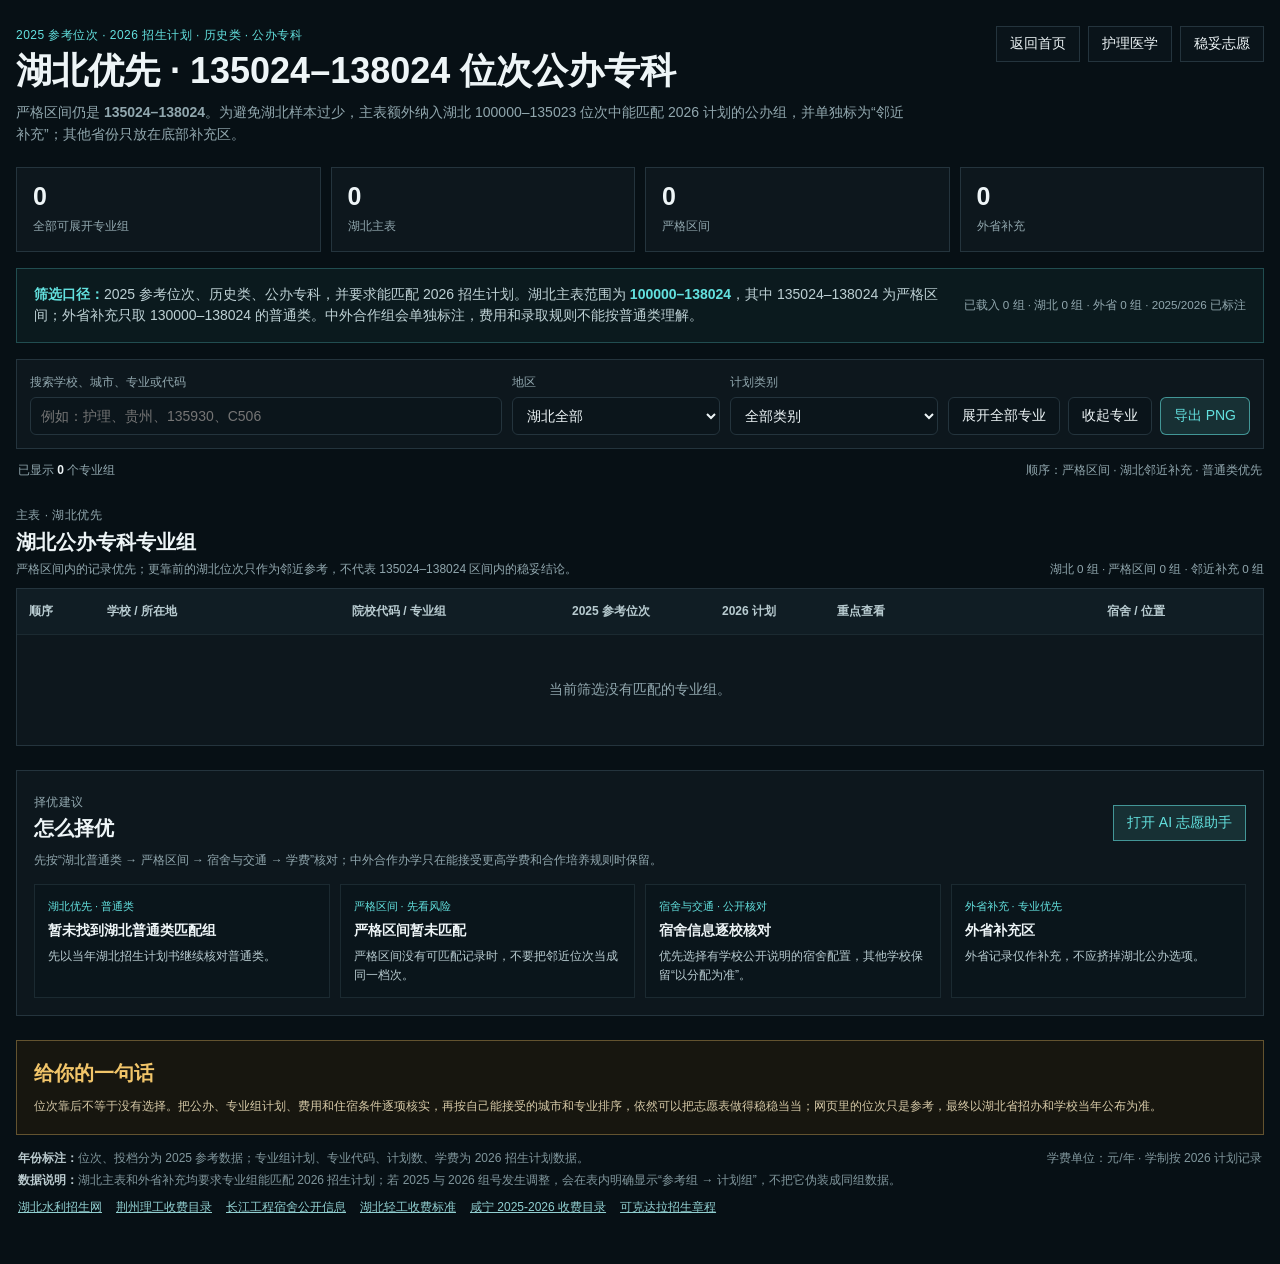
<file: score-plan-135024.html>
<!doctype html>
<html lang="zh-CN">
<head>
  <meta charset="utf-8">
  <meta name="viewport" content="width=device-width, initial-scale=1">
  <meta name="description" content="湖北优先的2025历史类位次参考与2026公办专科招生计划筛选，包含专业代码、学费、宿舍公开核对和外省补充。">
  <title>湖北优先 · 135024–138024 位次公办专科</title>
  <style>
    :root {
      color-scheme: dark;
      --bg: #071015;
      --panel: #0d171d;
      --panel-2: #101d24;
      --line: #24343d;
      --line-soft: #1b2a31;
      --text: #eef5f7;
      --muted: #91a7ae;
      --cyan: #63e1df;
      --cyan-soft: rgba(99, 225, 223, .12);
      --amber: #f1c56a;
      --amber-soft: rgba(241, 197, 106, .13);
      --green: #70d7a0;
    }

    * { box-sizing: border-box; }
    html { background: var(--bg); }
    body {
      margin: 0;
      min-width: 320px;
      color: var(--text);
      background: var(--bg);
      font: 14px/1.55 "Microsoft YaHei", "PingFang SC", sans-serif;
    }
    a { color: inherit; }
    button, input, select { font: inherit; border-radius: 6px; }

    .page-shell { width: min(1800px, calc(100% - 32px)); margin: 0 auto; padding: 26px 0 48px; }
    .topbar { display: flex; justify-content: space-between; align-items: flex-start; gap: 24px; margin-bottom: 22px; }
    .eyebrow { margin: 0 0 5px; color: var(--cyan); font-size: 12px; letter-spacing: .04em; }
    h1 { margin: 0; font-size: clamp(24px, 3vw, 36px); line-height: 1.18; letter-spacing: 0; }
    .subtitle { max-width: 900px; margin: 10px 0 0; color: var(--muted); }
    .nav-links { display: flex; flex-wrap: wrap; justify-content: flex-end; gap: 8px; }
    .nav-links a, .button {
      display: inline-flex;
      align-items: center;
      justify-content: center;
      min-height: 36px;
      padding: 0 13px;
      color: var(--text);
      border: 1px solid var(--line);
      background: #0a141a;
      text-decoration: none;
      cursor: pointer;
      transition: border-color .18s ease, background .18s ease, color .18s ease;
    }
    .nav-links a:hover, .button:hover, .button:focus-visible { border-color: var(--cyan); background: var(--cyan-soft); color: var(--cyan); outline: 0; }
    .button.primary { border-color: rgba(99, 225, 223, .58); color: var(--cyan); background: var(--cyan-soft); }

    .metrics { display: grid; grid-template-columns: repeat(4, minmax(0, 1fr)); gap: 10px; margin-bottom: 16px; }
    .metric { padding: 15px 16px; border: 1px solid var(--line); background: var(--panel); }
    .metric strong { display: block; color: var(--text); font-size: 25px; line-height: 1.1; }
    .metric span { display: block; margin-top: 6px; color: var(--muted); font-size: 12px; }
    .brief { display: grid; grid-template-columns: minmax(0, 1fr) auto; gap: 18px; align-items: center; padding: 15px 17px; margin-bottom: 16px; border: 1px solid rgba(99, 225, 223, .26); background: #0b1a1e; }
    .brief strong { color: var(--cyan); }
    .brief p { margin: 0; color: #bed1d5; }
    .brief small { color: var(--muted); }

    .controls { display: grid; grid-template-columns: minmax(260px, 1.7fr) repeat(2, minmax(170px, .75fr)) auto; gap: 10px; padding: 13px; margin-bottom: 12px; border: 1px solid var(--line); background: var(--panel); }
    .control { min-width: 0; }
    .control label { display: block; margin-bottom: 5px; color: var(--muted); font-size: 12px; }
    .control input, .control select { width: 100%; height: 38px; padding: 0 10px; color: var(--text); border: 1px solid var(--line); background: #0b151b; outline: 0; }
    .control input:focus, .control select:focus { border-color: var(--cyan); }
    .control-actions { display: flex; align-items: flex-end; gap: 8px; }
    .control-actions .button { height: 38px; white-space: nowrap; }
    .result-line { display: flex; justify-content: space-between; align-items: center; gap: 12px; margin: 10px 2px; color: var(--muted); font-size: 12px; }
    .result-line strong { color: var(--text); }

    .table-shell { overflow: hidden; border: 1px solid var(--line); background: var(--panel); }
    .table-scroll { width: 100%; overflow-x: auto; overscroll-behavior-x: contain; }
    table { width: 100%; min-width: 1480px; table-layout: fixed; border-collapse: collapse; }
    col.col-order { width: 78px; }
    col.col-school { width: 245px; }
    col.col-code { width: 220px; }
    col.col-rank { width: 150px; }
    col.col-plan { width: 115px; }
    col.col-focus { width: 270px; }
    col.col-life { width: 220px; }
    col.col-major { width: 285px; }
    th, td { padding: 13px 12px; vertical-align: top; text-align: left; border-bottom: 1px solid var(--line-soft); overflow-wrap: anywhere; }
    th { position: sticky; top: 0; z-index: 2; color: #b8cbd0; background: #101d24; font-size: 12px; font-weight: 600; white-space: nowrap; }
    tbody tr:hover { background: rgba(99, 225, 223, .035); }
    tbody tr:last-child td { border-bottom: 0; }
    .order-number { display: inline-flex; width: 32px; height: 32px; align-items: center; justify-content: center; color: var(--cyan); border: 1px solid rgba(99, 225, 223, .38); background: var(--cyan-soft); font-weight: 700; }
    .tier { display: block; margin-top: 7px; color: var(--muted); font-size: 11px; line-height: 1.35; }
    .school-name { display: block; color: var(--text); font-size: 15px; font-weight: 700; line-height: 1.35; }
    .school-meta, .location, .subline { display: block; color: var(--muted); font-size: 12px; line-height: 1.5; }
    .school-meta { margin-top: 5px; }
    .location { margin-top: 4px; color: #bdd0d4; }
    .code-main, .rank-main, .plan-main { display: block; color: var(--text); font-weight: 700; }
    .code-main { color: var(--amber); font-family: Consolas, monospace; }
    .rank-main { font-size: 17px; }
    .rank-score { color: var(--muted); font-size: 12px; }
    .plan-main { color: var(--green); font-size: 17px; }
    .tag-row { display: flex; flex-wrap: wrap; gap: 5px; margin-bottom: 7px; }
    .tag { display: inline-flex; align-items: center; min-height: 22px; padding: 1px 7px; border: 1px solid var(--line); color: #b9c9cd; background: #0a151b; font-size: 11px; }
    .tag.target { color: var(--cyan); border-color: rgba(99, 225, 223, .45); background: var(--cyan-soft); }
    .tag.related { color: var(--amber); border-color: rgba(241, 197, 106, .4); background: var(--amber-soft); }
    .tag.coop { color: var(--amber); border-color: rgba(241, 197, 106, .48); background: var(--amber-soft); }
    .focus-text { margin: 0; color: #d8e5e7; font-size: 12px; line-height: 1.55; }
    .focus-text b { color: var(--cyan); font-weight: 600; }
    .life-line { margin: 0 0 7px; color: #c8d8da; font-size: 12px; }
    .life-line:last-child { margin-bottom: 0; }
    .life-label { color: var(--muted); }
    details.major-details { border: 1px solid var(--line); background: #0b161c; }
    details.major-details[open] { border-color: rgba(99, 225, 223, .38); }
    details.major-details summary { padding: 9px 10px; color: var(--cyan); cursor: pointer; list-style: none; font-size: 12px; font-weight: 600; }
    details.major-details summary::-webkit-details-marker { display: none; }
    details.major-details summary::before { content: "+"; margin-right: 7px; color: var(--muted); }
    details.major-details[open] summary::before { content: "−"; }
    .major-list { display: grid; grid-template-columns: 1fr; gap: 6px; padding: 0 9px 9px; max-height: 360px; overflow-y: auto; }
    .major-item { display: grid; grid-template-columns: 68px minmax(0, 1fr); gap: 7px; padding: 7px 8px; border: 1px solid var(--line-soft); background: #0e1a20; }
    .major-item.target-major { border-color: rgba(99, 225, 223, .42); background: rgba(99, 225, 223, .08); }
    .major-code { color: var(--amber); font: 11px/1.5 Consolas, monospace; }
    .major-name { color: var(--text); font-size: 12px; }
    .major-meta { display: block; margin-top: 2px; color: var(--muted); font-size: 11px; }
    .row-source { margin: 9px 10px 10px; color: #71868c; font-size: 11px; line-height: 1.45; }
    .empty { display: none; padding: 44px 20px; color: var(--muted); text-align: center; }
    .empty.show { display: block; }
    .footnote { display: grid; grid-template-columns: minmax(0, 1fr) auto; gap: 20px; padding: 14px 2px 0; color: #81979d; font-size: 12px; }
    .footnote p { margin: 0 0 4px; }
    .footnote strong { color: #b9c9cd; }
    .loading { padding: 54px 20px; color: var(--muted); text-align: center; }
    .table-section { margin-top: 22px; }
    .section-heading { display: flex; justify-content: space-between; align-items: flex-end; gap: 18px; margin: 0 0 10px; }
    .section-heading h2 { margin: 0; font-size: 20px; line-height: 1.25; }
    .section-heading p { margin: 5px 0 0; color: var(--muted); font-size: 12px; }
    .section-heading .eyebrow { margin-bottom: 5px; }
    .source-link { color: var(--cyan); text-decoration: none; white-space: nowrap; }
    .source-link:hover { text-decoration: underline; }
    .recommendations, .encouragement { margin-top: 24px; padding: 17px; border: 1px solid var(--line); background: var(--panel); }
    .recommendations h2, .encouragement h2 { margin: 0; font-size: 20px; }
    .recommendations > p, .encouragement > p { margin: 7px 0 0; color: var(--muted); font-size: 12px; }
    .recommendation-grid { display: grid; grid-template-columns: repeat(4, minmax(0, 1fr)); gap: 10px; margin-top: 14px; }
    .recommendation-card { min-width: 0; padding: 13px; border: 1px solid var(--line-soft); background: #0a151b; }
    .recommendation-card .card-label { display: block; color: var(--cyan); font-size: 11px; }
    .recommendation-card strong { display: block; margin-top: 5px; color: var(--text); font-size: 14px; line-height: 1.45; }
    .recommendation-card p { margin: 7px 0 0; color: #b8cbd0; font-size: 12px; line-height: 1.55; }
    .encouragement { border-color: rgba(241, 197, 106, .35); background: #17160f; }
    .encouragement h2 { color: var(--amber); }
    .encouragement > p { color: #d6c9a7; line-height: 1.7; }
    .source-list { display: flex; flex-wrap: wrap; gap: 7px 14px; margin-top: 8px; }
    .source-list a { color: #91cfd0; font-size: 12px; }

    @media (max-width: 980px) {
      .topbar { flex-direction: column; }
      .nav-links { justify-content: flex-start; }
      .metrics { grid-template-columns: repeat(2, minmax(0, 1fr)); }
      .controls { grid-template-columns: repeat(2, minmax(0, 1fr)); }
      .control.search, .control-actions { grid-column: 1 / -1; }
      .brief { grid-template-columns: 1fr; }
      .recommendation-grid { grid-template-columns: repeat(2, minmax(0, 1fr)); }
    }
    @media (max-width: 560px) {
      .page-shell { width: min(100% - 20px, 1800px); padding-top: 16px; }
      h1 { font-size: 25px; }
      .controls { grid-template-columns: 1fr; padding: 10px; }
      .control.search, .control-actions { grid-column: auto; }
      .control-actions { align-items: stretch; }
      .control-actions .button { flex: 1; }
      .footnote { grid-template-columns: 1fr; }
      .section-heading { display: block; }
      .recommendation-grid { grid-template-columns: 1fr; }
    }
  </style>
</head>
<body>
  <main class="page-shell">
    <header class="topbar">
      <div>
        <p class="eyebrow">2025 参考位次 · 2026 招生计划 · 历史类 · 公办专科</p>
        <h1>湖北优先 · 135024–138024 位次公办专科</h1>
        <p class="subtitle">严格区间仍是 <strong>135024–138024</strong>。为避免湖北样本过少，主表额外纳入湖北 100000–135023 位次中能匹配 2026 计划的公办组，并单独标为“邻近补充”；其他省份只放在底部补充区。</p>
      </div>
      <nav class="nav-links" aria-label="页面导航">
        <a href="index.html">返回首页</a>
        <a href="medical.html">护理医学</a>
        <a href="score-plan-376.html">稳妥志愿</a>
      </nav>
    </header>

    <section class="metrics" aria-label="筛选统计">
      <div class="metric"><strong id="total-groups">--</strong><span>全部可展开专业组</span></div>
      <div class="metric"><strong id="hubei-groups">--</strong><span>湖北主表</span></div>
      <div class="metric"><strong id="strict-groups">--</strong><span>严格区间</span></div>
      <div class="metric"><strong id="supplement-groups">--</strong><span>外省补充</span></div>
    </section>

    <section class="brief">
      <p><strong>筛选口径：</strong>2025 参考位次、历史类、公办专科，并要求能匹配 2026 招生计划。湖北主表范围为 <strong>100000–138024</strong>，其中 135024–138024 为严格区间；外省补充只取 130000–138024 的普通类。中外合作组会单独标注，费用和录取规则不能按普通类理解。</p>
      <small id="data-status">正在加载本地数据…</small>
    </section>

    <section class="controls" aria-label="筛选条件">
      <div class="control search">
        <label for="search">搜索学校、城市、专业或代码</label>
        <input id="search" type="search" placeholder="例如：护理、贵州、135930、C506">
      </div>
      <div class="control">
        <label for="region-filter">地区</label>
        <select id="region-filter">
          <option value="all">湖北全部</option>
          <option value="strict">严格区间</option>
          <option value="extended">湖北邻近补充</option>
        </select>
      </div>
      <div class="control">
        <label for="category-filter">计划类别</label>
        <select id="category-filter">
          <option value="all">全部类别</option>
          <option value="普通类">普通类</option>
          <option value="中外合作办学">中外合作办学</option>
        </select>
      </div>
      <div class="control-actions">
        <button class="button" id="expand-all" type="button">展开全部专业</button>
        <button class="button" id="collapse-all" type="button">收起专业</button>
        <button class="button primary" id="export-png" type="button">导出 PNG</button>
      </div>
    </section>

    <div class="result-line">
      <span>已显示 <strong id="visible-count">--</strong> 个专业组</span>
      <span>顺序：严格区间 · 湖北邻近补充 · 普通类优先</span>
    </div>

    <section class="table-section" aria-label="湖北公办专科主表">
      <div class="section-heading">
        <div>
          <p class="eyebrow">主表 · 湖北优先</p>
          <h2>湖北公办专科专业组</h2>
          <p>严格区间内的记录优先；更靠前的湖北位次只作为邻近参考，不代表 135024–138024 区间内的稳妥结论。</p>
        </div>
        <small id="hubei-table-note" class="subtitle"></small>
      </div>
      <div class="table-shell">
        <div id="loading" class="loading">正在读取本地招生数据…</div>
        <div id="table-scroll" class="table-scroll" hidden>
          <table>
            <colgroup>
              <col class="col-order"><col class="col-school"><col class="col-code"><col class="col-rank">
              <col class="col-plan"><col class="col-focus"><col class="col-life"><col class="col-major">
            </colgroup>
            <thead>
              <tr>
                <th scope="col">顺序</th><th scope="col">学校 / 所在地</th><th scope="col">院校代码 / 专业组</th>
                <th scope="col">2025 参考位次</th><th scope="col">2026 计划</th><th scope="col">重点查看</th>
                <th scope="col">宿舍 / 位置</th><th scope="col">专业组全部专业</th>
              </tr>
            </thead>
            <tbody id="rows"></tbody>
          </table>
          <div id="empty" class="empty">当前筛选没有匹配的专业组。</div>
        </div>
      </div>
    </section>

    <section id="supplement-section" class="table-section" aria-label="外省公办专科补充" hidden>
      <div class="section-heading">
        <div>
          <p class="eyebrow">底部补充 · 外省普通类</p>
          <h2>其他省份公办专科专业组</h2>
          <p>只展示本地 2026 计划数据中能与 2025 历史类参考位次 130000–138024 对上的普通类记录；省内院校代码请以当地当年志愿表为准。</p>
        </div>
        <button class="button primary" id="supplement-export-png" type="button">导出外省 PNG</button>
      </div>
      <div class="table-shell">
        <div id="supplement-table-scroll" class="table-scroll">
          <table>
            <colgroup>
              <col class="col-order"><col class="col-school"><col class="col-code"><col class="col-rank">
              <col class="col-plan"><col class="col-focus"><col class="col-life"><col class="col-major">
            </colgroup>
            <thead>
              <tr>
                <th scope="col">顺序</th><th scope="col">学校 / 所在地</th><th scope="col">院校代码 / 专业组</th>
                <th scope="col">2025 参考位次</th><th scope="col">2026 计划</th><th scope="col">重点查看</th>
                <th scope="col">宿舍 / 位置</th><th scope="col">专业组全部专业</th>
              </tr>
            </thead>
            <tbody id="supplement-rows"></tbody>
          </table>
          <div id="supplement-empty" class="empty">暂无外省补充记录。</div>
        </div>
      </div>
    </section>

    <section class="recommendations" aria-label="择优建议">
      <div class="section-heading">
        <div>
          <p class="eyebrow">择优建议</p>
          <h2>怎么择优</h2>
        </div>
        <a class="button primary" href="ai.html?source=score-plan-135024">打开 AI 志愿助手</a>
      </div>
      <p>先按“湖北普通类 → 严格区间 → 宿舍与交通 → 学费”核对；中外合作办学只在能接受更高学费和合作培养规则时保留。</p>
      <div id="recommendation-grid" class="recommendation-grid"></div>
    </section>

    <section class="encouragement" aria-label="报考提示">
      <h2>给你的一句话</h2>
      <p>位次靠后不等于没有选择。把公办、专业组计划、费用和住宿条件逐项核实，再按自己能接受的城市和专业排序，依然可以把志愿表做得稳稳当当；网页里的位次只是参考，最终以湖北省招办和学校当年公布为准。</p>
    </section>

    <footer class="footnote">
      <div>
        <p><strong>年份标注：</strong>位次、投档分为 2025 参考数据；专业组计划、专业代码、计划数、学费为 2026 招生计划数据。</p>
        <p><strong>数据说明：</strong>湖北主表和外省补充均要求专业组能匹配 2026 招生计划；若 2025 与 2026 组号发生调整，会在表内明确显示“参考组 → 计划组”，不把它伪装成同组数据。</p>
        <div class="source-list" aria-label="公开核对来源">
          <a href="https://zsw.hbsy.cn/zsjh.htm" target="_blank" rel="noreferrer">湖北水利招生网</a>
          <a href="https://www.jzlg.edu.cn/html/jcc/jcc_tz/19189.html" target="_blank" rel="noreferrer">荆州理工收费目录</a>
          <a href="https://www.cjit.edu.cn/info/1361/134141.htm" target="_blank" rel="noreferrer">长江工程宿舍公开信息</a>
          <a href="https://zs.hbliti.edu.cn/xxcx/sfbz.htm" target="_blank" rel="noreferrer">湖北轻工收费标准</a>
          <a href="https://www.xnvtc.edu.cn/__local/B/8C/B4/20B2D8B3538EE0CA6F0F7D27662_B7B26DBF_29E22.pdf" target="_blank" rel="noreferrer">咸宁 2025-2026 收费目录</a>
          <a href="https://www.ccdlvtc.com/zsjye/zszc" target="_blank" rel="noreferrer">可克达拉招生章程</a>
        </div>
      </div>
      <div>学费单位：元/年 · 学制按 2026 计划记录</div>
    </footer>
  </main>

  <script>
    (() => {
      'use strict';

      const STRICT_MIN = 135024;
      const STRICT_MAX = 138024;
      const HUBEI_MIN = 100000;
      const OTHER_MIN = 130000;
      const OTHER_MAX = 138024;
      const HISTORY = '历史类';
      const TARGET = '智慧健康养老服务与管理';
      const medicalWords = ['护理', '临床医学', '医学', '康复', '药学', '健康', '养老', '老年', '助产', '口腔'];
      const allowedCategories = new Set(['普通类', '中外合作办学']);
      const hubeiCodes = {
        '武汉铁路桥梁职业学院': 'C578',
        '荆州理工职业学院': 'C507',
        '湖北水利水电职业技术学院': 'C561',
        '咸宁职业技术学院': 'C509',
        '长江工程职业技术学院': 'C553',
        '湖北轻工职业技术学院': 'C522',
        '湖北交通职业技术学院': 'C523',
        '湖北体育职业学院': 'C515',
        '仙桃职业学院': 'C533',
        '湖北工业职业技术学院': 'C506'
      };
      const groupAliases = {
        '湖北工业职业技术学院|中外合作办学|07': '08'
      };
      const dormNotes = {
        '武汉铁路桥梁职业学院': '2025公开信息未固定到专业组的房型；空调、独卫和入住楼栋以校方分配为准',
        '荆州理工职业学院': '2025收费目录列住宿费1080元/年；房型、空调和独卫未固定到本专业组',
        '湖北水利水电职业技术学院': '2025公开招生信息未固定到本专业组的房型；空调、独卫和住宿费以校方分配为准',
        '咸宁职业技术学院': '2025-2026收费目录有四人间、室内卫生间及空调附加费说明；高职实际房型以分配为准',
        '长江工程职业技术学院': '2025公开信息：以6人间为主、少量4人间，配空调、独立卫生间、热水和网络',
        '湖北轻工职业技术学院': '2025公开收费标准：四人间、六人间等，含空调住宿费约660–1320元/年，具体以入住为准',
        '湖北交通职业技术学院': '2025招生章程未固定房型；住宿费、空调和独卫按校方收费目录与实际分配核对',
        '湖北体育职业学院': '近年公开招生简章：标准化寝室，空调、淋浴、洗衣房和开水机；2025具体房型仍以分配为准',
        '仙桃职业学院': '2025公开资料未固定到本专业组的房型、空调和独卫，按录取通知书及迎新分配核对',
        '湖北工业职业技术学院': '2025公开资料未固定到本专业组的房型；空调、独卫和入住楼栋以校方分配为准',
        '图木舒克职业技术学院': '2025公开招生信息未固定普通生房型、空调和独卫，需按学校分配核对',
        '毕节职业技术学院': '2025招生章程未固定到该专业组的房型、空调和独卫，住宿费以录取材料为准',
        '兰州现代职业学院': '2025报考指南未固定普通生房型、空调和独卫，住宿费与宿舍安排以校方通知为准',
        '可克达拉职业技术学院': '2025招生章程未固定普通生房型、空调和独卫，按入学通知与校区分配核对',
        '遵义职业技术学院': '2025公开材料可见国际生6人间信息；普通生房型、空调和独卫不直接套用，需校方确认',
        '贵州航空职业技术学院': '2025公开招生信息未固定普通生房型、空调和独卫，按校区和实际分配核对',
        '六盘水幼儿师范高等专科学校': '2025公开招生信息未固定普通生房型、空调和独卫，按校区和实际分配核对'
      };
      const dormSources = {
        '武汉铁路桥梁职业学院': 'https://www.qlxyedu.com/index.php/list/24.html',
        '荆州理工职业学院': 'https://www.jzlg.edu.cn/html/jcc/jcc_tz/19189.html',
        '湖北水利水电职业技术学院': 'https://zsw.hbsy.cn/zsjh.htm',
        '咸宁职业技术学院': 'https://www.xnvtc.edu.cn/__local/B/8C/B4/20B2D8B3538EE0CA6F0F7D27662_B7B26DBF_29E22.pdf',
        '长江工程职业技术学院': 'https://www.cjit.edu.cn/info/1361/134141.htm',
        '湖北轻工职业技术学院': 'https://zs.hbliti.edu.cn/xxcx/sfbz.htm',
        '湖北交通职业技术学院': 'https://www.hbctc.edu.cn/',
        '湖北体育职业学院': 'https://www.hbzkw.com/gk/gzjh/152538.html',
        '仙桃职业学院': 'https://zs.hbxtzy.edu.cn/',
        '图木舒克职业技术学院': 'https://www.tmskzyxy.edu.cn/',
        '兰州现代职业学院': 'https://www.lzmvc.edu.cn/2025/0321/c46a14636/page.htm',
        '可克达拉职业技术学院': 'https://www.ccdlvtc.com/zsjye/zszc',
        '遵义职业技术学院': 'https://www.zyzy.edu.cn/info/1120/12766.htm'
      };
      const $ = (selector) => document.querySelector(selector);
      const normalize = (value) => String(value ?? '').replace(/[（）()\s]/g, '');
      const number = (value) => Number(String(value ?? '').replace(/,/g, '')) || 0;
      const escapeHtml = (value) => String(value ?? '').replace(/[&<>"']/g, (char) => ({ '&': '&amp;', '<': '&lt;', '>': '&gt;', '"': '&quot;', "'": '&#39;' }[char]));
      const formatNumber = (value) => number(value).toLocaleString('zh-CN');
      const groupCode = (value) => normalize(value).replace(/^第/, '') || '--';
      const referenceRecord = (record, school) => {
        if (!record || record['数据类型'] !== '2025参考投档线' || String(record['年份']) !== '2025' || record['科类'] !== HISTORY || record['批次'] !== '专科批' || !allowedCategories.has(record['计划类别'])) return false;
        const rank = number(record['位次']);
        return school.region === '湖北省'
          ? rank >= HUBEI_MIN && rank <= STRICT_MAX
          : record['计划类别'] === '普通类' && rank >= OTHER_MIN && rank <= OTHER_MAX;
      };
      const planGroupFor = (school, reference) => groupAliases[`${school.name}|${reference['计划类别']}|${groupCode(reference['专业组名称'])}`] || groupCode(reference['专业组名称']);
      const planRecord = (record, reference, school) => record && record['数据类型'] === '2026招生计划'
        && String(record['年份']) === '2026' && record['科类'] === HISTORY
        && record['计划类别'] === reference['计划类别'] && groupCode(record['专业组名称']) === planGroupFor(school, reference);
      const hasTarget = (majors) => majors.some((major) => String(major['专业名称'] || '').includes(TARGET));
      const hasRelated = (majors) => majors.some((major) => medicalWords.some((word) => String(major['专业名称'] || '').includes(word)));
      const cityText = (school) => school.place && school.place.county && school.place.city === '省直辖县级行政区划' ? school.place.county : (school.city || '');
      const placeText = (school) => school.place && school.place.county && school.place.city === '省直辖县级行政区划'
        ? `${school.place.province || school.region} · ${school.place.county}`
        : (school.place && school.place.display ? school.place.display : `${school.region || ''} · ${cityText(school)}`);
      const dormText = (school) => dormNotes[school.name] || '2025公开资料未固定房型、空调和独卫，按校区及学校分配核对';
      const dormSourceHtml = (school) => dormSources[school.name] ? ` <a class="source-link" href="${escapeHtml(dormSources[school.name])}" target="_blank" rel="noreferrer">公开核对</a>` : '';

      const makeRows = (data) => {
        const rows = [];
        for (const school of data.schools || []) {
          if (school.nature !== '公办' || !String(school.level || '').includes('专科')) continue;
          const seen = new Set();
          for (const reference of (school.records || []).filter((record) => referenceRecord(record, school))) {
            const group = groupCode(reference['专业组名称']);
            const key = `${school.id}|${group}|${reference['计划类别']}`;
            if (seen.has(key)) continue;
            seen.add(key);
            const plan = (school.records || []).find((record) => planRecord(record, reference, school));
            if (!plan || !Array.isArray(plan['专业列表']) || !plan['专业列表'].length) continue;
            const majors = plan['专业列表'];
            const planGroup = groupCode(plan['专业组名称']);
            const rank = number(reference['位次']);
            rows.push({
              school, reference, plan, majors, group, planGroup,
              rank, score: number(reference['投档线']),
              category: reference['计划类别'] || '普通类',
              isHubei: school.region === '湖北省',
              strict: school.region === '湖北省' && rank >= STRICT_MIN && rank <= STRICT_MAX,
              target: hasTarget(majors), related: hasRelated(majors),
              institutionCode: school.region === '湖北省' ? hubeiCodes[school.name] || '湖北代码待核' : '当地代码待查'
            });
          }
        }
        rows.sort((a, b) => Number(!a.isHubei) - Number(!b.isHubei)
          || Number(!a.strict) - Number(!b.strict)
          || Number(a.category !== '普通类') - Number(b.category !== '普通类')
          || a.rank - b.rank || a.school.name.localeCompare(b.school.name, 'zh-CN'));
        return rows;
      };

      const focusHtml = (row) => {
        const targets = row.majors.filter((major) => String(major['专业名称'] || '').includes(TARGET));
        const related = row.majors.filter((major) => medicalWords.some((word) => String(major['专业名称'] || '').includes(word)) && !targets.includes(major));
        if (targets.length) return `<b>${escapeHtml(targets.map((major) => `${major['专业名称']} ${major['计划数'] || 0}人`).join('、'))}</b>${related.length ? `<span class="subline">相关：${escapeHtml(related.slice(0, 4).map((major) => major['专业名称']).join('、'))}</span>` : ''}`;
        if (related.length) return `<span class="subline">相关：${escapeHtml(related.slice(0, 4).map((major) => major['专业名称']).join('、'))}</span>`;
        return '<span class="subline">可展开查看本组全部专业</span>';
      };

      const majorListHtml = (row) => row.majors.map((major) => {
        const name = String(major['专业名称'] || '未命名专业');
        const isTarget = name.includes(TARGET);
        const fee = major['学费'] ? `${escapeHtml(major['学费'])}${escapeHtml(major['学费单位'] || '元')}/年` : '学费未列';
        return `<div class="major-item${isTarget ? ' target-major' : ''}"><span class="major-code">${escapeHtml(major['专业代码'] || '—')}</span><span class="major-name">${escapeHtml(name)}<span class="major-meta">计划 ${escapeHtml(major['计划数'] || '—')} 人 · ${fee} · 学制 ${escapeHtml(major['学制'] || '—')}</span></span></div>`;
      }).join('');

      const rowHtml = (row, index) => {
        const school = row.school;
        const code = row.isHubei ? `${row.institutionCode}${row.planGroup}` : row.institutionCode;
        const groupText = row.group === row.planGroup ? `专业组 ${row.planGroup}` : `2025参考 ${row.group} → 2026计划 ${row.planGroup}`;
        const searchText = [school.name, school.region, school.city, row.group, row.planGroup, row.category, row.institutionCode, ...row.majors.map((major) => `${major['专业代码']} ${major['专业名称']}`)].join(' ').toLowerCase();
        const focus = row.target ? 'target' : row.related ? 'related' : 'other';
        const tier = row.isHubei ? (row.strict ? '湖北 · 严格区间' : '湖北 · 邻近补充') : '外省 · 底部补充';
        const scope = row.isHubei ? (row.strict ? 'strict' : 'extended') : 'other';
        return `<tr data-region="${escapeHtml(row.school.region)}" data-scope="${scope}" data-category="${escapeHtml(row.category)}" data-search="${escapeHtml(searchText)}" data-focus="${focus}">
          <td><span class="order-number">${String(index + 1).padStart(2, '0')}</span><span class="tier">${tier}</span></td>
          <td><strong class="school-name">${escapeHtml(school.name)}</strong><span class="school-meta">${escapeHtml(school.nature)} · 专科 · ${escapeHtml(cityText(school))}</span><span class="location">${escapeHtml(placeText(school))}</span></td>
          <td><span class="code-main">${escapeHtml(code)}</span><span class="subline">${escapeHtml(groupText)}</span><span class="subline">${escapeHtml(row.reference['选科要求'] || '首选历史')}</span></td>
          <td><strong class="rank-main">${formatNumber(row.rank)}</strong><span class="subline">2025 参考位次</span><span class="rank-score">参考分 ${formatNumber(row.score)}</span></td>
          <td><strong class="plan-main">${formatNumber(row.plan['计划数合计'])}</strong><span class="subline">2026 计划数</span><span class="subline">${row.majors.length} 个专业</span></td>
          <td><div class="tag-row">${row.category === '中外合作办学' ? '<span class="tag coop">中外合作</span>' : '<span class="tag">普通类</span>'}${row.target ? '<span class="tag target">重点专业</span>' : ''}${row.related ? '<span class="tag related">医学/康养相关</span>' : ''}</div><p class="focus-text">${focusHtml(row)}</p></td>
          <td><p class="life-line"><span class="life-label">宿舍：</span>${escapeHtml(dormText(school))}${dormSourceHtml(school)}</p><p class="life-line"><span class="life-label">交通：</span>按校区位置核对</p></td>
          <td><details class="major-details"><summary>展开全部 ${row.majors.length} 个专业</summary><div class="major-list">${majorListHtml(row)}</div><p class="row-source">专业、代码、计划数、学费：2026 招生计划记录；位次：2025 参考投档线记录；住宿：2025公开信息核对。</p></details></td>
        </tr>`;
      };

      const applyFilters = () => {
        const query = String($('#search').value || '').trim().toLowerCase();
        const region = $('#region-filter').value;
        const category = $('#category-filter').value;
        let visible = 0;
        document.querySelectorAll('#rows tr').forEach((row) => {
          const matches = (!query || row.dataset.search.includes(query))
            && (region === 'all' || row.dataset.scope === region)
            && (category === 'all' || row.dataset.category === category);
          row.hidden = !matches;
          if (matches) visible += 1;
        });
        $('#visible-count').textContent = visible;
        $('#empty').classList.toggle('show', visible === 0);
      };
      const setAllDetails = (open) => document.querySelectorAll('details.major-details').forEach((detail) => { detail.open = open; });

      const exportPng = (rowSelector = '#rows', statusSelector = '#data-status', filenamePrefix = '湖北主表') => {
        const statusEl = $(statusSelector);
        const sourceRows = [...document.querySelectorAll(`${rowSelector} tr`)].filter((row) => !row.hidden);
        if (!sourceRows.length) { statusEl.textContent = '当前区域没有可导出的专业组'; return; }
        const columns = [
          { title: '顺序', width: 82 }, { title: '学校 / 所在地', width: 300 }, { title: '院校代码 / 专业组', width: 220 },
          { title: '2025 参考位次', width: 165 }, { title: '2026 计划', width: 125 }, { title: '重点查看', width: 315 }, { title: '宿舍 / 位置', width: 330 }
        ];
        const rows = sourceRows.map((row) => columns.map((_, index) => String(row.cells[index]?.innerText || '').trim().replace(/\n{2,}/g, '\n')));
        const width = columns.reduce((sum, column) => sum + column.width, 0);
        const family = '"Microsoft YaHei", "PingFang SC", sans-serif';
        const bodyFont = `13px ${family}`;
        const measureCanvas = document.createElement('canvas');
        const measure = measureCanvas.getContext('2d');
        measure.font = bodyFont;
        const lineHeight = 22;
        const padding = 14;
        const wrap = (text, maxWidth) => { const lines = []; String(text || '').split('\n').forEach((part) => { let line = ''; for (const char of Array.from(part || ' ')) { const next = line + char; if (line && measure.measureText(next).width > maxWidth) { lines.push(line); line = char; } else line = next; } lines.push(line || ''); }); return lines; };
        const wrapped = rows.map((row) => row.map((text, index) => wrap(text, columns[index].width - padding * 2)));
        const rowHeights = wrapped.map((row) => Math.max(72, Math.max(...row.map((lines) => lines.length)) * lineHeight + padding * 2));
        const headerHeight = 106, tableHeaderHeight = 48, footerHeight = 46;
        const height = headerHeight + tableHeaderHeight + rowHeights.reduce((sum, value) => sum + value, 0) + footerHeight;
        const scale = 2;
        const canvas = document.createElement('canvas'); canvas.width = width * scale; canvas.height = height * scale;
        const context = canvas.getContext('2d'); context.scale(scale, scale); context.textBaseline = 'top';
        const fill = (color, x, y, w, h) => { context.fillStyle = color; context.fillRect(x, y, w, h); };
        const stroke = (color, x, y, w, h) => { context.strokeStyle = color; context.strokeRect(x + .5, y + .5, w - 1, h - 1); };
        const draw = (lines, x, y, color, font) => { context.fillStyle = color; context.font = font; lines.forEach((line, index) => context.fillText(line, x, y + index * lineHeight)); };
        fill('#071015', 0, 0, width, height);
        context.font = `700 24px ${family}`; context.fillStyle = '#63e1df'; context.fillText(`${filenamePrefix}（概要）`, 24, 20);
        context.font = `12px ${family}`; context.fillStyle = '#b7c9ce'; context.fillText('2025 参考位次 · 历史类 · 公办专科 · 2026 招生计划', 24, 57);
        context.fillStyle = '#81979d'; context.fillText('专业明细、专业代码、学费和学制请回到网页展开查看。', 24, 79);
        let y = headerHeight; fill('#101d24', 0, y, width, tableHeaderHeight); stroke('#2b414a', 0, y, width, tableHeaderHeight);
        let x = 0; columns.forEach((column) => { draw([column.title], x + padding, y + 15, '#d3e1e4', `700 13px ${family}`); x += column.width; }); y += tableHeaderHeight;
        wrapped.forEach((row, rowIndex) => { const source = sourceRows[rowIndex]; const background = source.dataset.category === '中外合作办学' ? '#211d13' : '#0d171d'; fill(background, 0, y, width, rowHeights[rowIndex]); stroke('#24343d', 0, y, width, rowHeights[rowIndex]); x = 0; row.forEach((lines, cellIndex) => { const color = cellIndex === 0 ? '#63e1df' : cellIndex === 2 ? '#f1c56a' : cellIndex === 4 ? '#70d7a0' : '#eef5f7'; draw(lines, x + padding, y + padding, color, bodyFont); x += columns[cellIndex].width; }); y += rowHeights[rowIndex]; });
        fill('#0b1a1e', 0, y, width, footerHeight); context.font = `12px ${family}`; context.fillStyle = '#91a7ae'; context.fillText(`共 ${sourceRows.length} 个专业组 · 图片为筛选概要 · 生成时间 ${new Date().toLocaleString('zh-CN')}`, 24, y + 15);
        canvas.toBlob((blob) => { if (!blob) { statusEl.textContent = 'PNG 生成失败，请重试'; return; } const stamp = new Date(); const date = [stamp.getFullYear(), String(stamp.getMonth() + 1).padStart(2, '0'), String(stamp.getDate()).padStart(2, '0')].join(''); const link = document.createElement('a'); link.href = URL.createObjectURL(blob); link.download = `${filenamePrefix}-${date}.png`; link.click(); setTimeout(() => URL.revokeObjectURL(link.href), 1000); statusEl.textContent = `PNG 已生成：${sourceRows.length} 个专业组`; }, 'image/png');
      };

      const renderRecommendations = (rows) => {
        const hubeiRows = rows.filter((row) => row.isHubei);
        const strictRows = hubeiRows.filter((row) => row.strict);
        const ordinaryRows = hubeiRows.filter((row) => row.category === '普通类');
        const dormRow = hubeiRows.find((row) => row.school.name === '长江工程职业技术学院');
        const targetRow = rows.find((row) => row.target);
        const cards = [
          {
            label: '湖北优先 · 普通类',
            title: ordinaryRows[0] ? ordinaryRows[0].school.name : '暂未找到湖北普通类匹配组',
            text: ordinaryRows[0] ? `2025参考位次 ${formatNumber(ordinaryRows[0].rank)}，2026计划 ${formatNumber(ordinaryRows[0].plan['计划数合计'])} 人。它是更值得先核对的湖北普通类邻近参考。` : '先以当年湖北招生计划书继续核对普通类。'
          },
          {
            label: '严格区间 · 先看风险',
            title: strictRows[0] ? `${strictRows[0].school.name} · ${strictRows[0].category}` : '严格区间暂未匹配',
            text: strictRows[0] ? `2025参考位次 ${formatNumber(strictRows[0].rank)}，2026计划 ${formatNumber(strictRows[0].plan['计划数合计'])} 人。若为中外合作，先看学费和合作培养说明。` : '严格区间没有可匹配记录时，不要把邻近位次当成同一档次。'
          },
          {
            label: '宿舍与交通 · 公开核对',
            title: dormRow ? dormRow.school.name : '宿舍信息逐校核对',
            text: dormRow ? '公开资料显示以6人间为主、少量4人间，配空调、独立卫生间、热水和网络；位于武汉江夏，靠近地铁7号线大花岭站。实际入住仍以学校分配为准。' : '优先选择有学校公开说明的宿舍配置，其他学校保留“以分配为准”。'
          },
          {
            label: '外省补充 · 专业优先',
            title: targetRow ? `${targetRow.school.name} · ${TARGET}` : '外省补充区',
            text: targetRow ? `2025参考位次 ${formatNumber(targetRow.rank)}，2026计划 ${formatNumber(targetRow.plan['计划数合计'])} 人，专业组内含目标专业。城市距离、住宿和返程成本要一起考虑。` : '外省记录仅作补充，不应挤掉湖北公办选项。'
          }
        ];
        $('#recommendation-grid').innerHTML = cards.map((card) => `<article class="recommendation-card"><span class="card-label">${escapeHtml(card.label)}</span><strong>${escapeHtml(card.title)}</strong><p>${escapeHtml(card.text)}</p></article>`).join('');
      };

      const init = async () => {
        try {
          const response = await fetch('data.json', { cache: 'no-store' });
          if (!response.ok) throw new Error(`data.json ${response.status}`);
          const rows = makeRows(await response.json());
          const hubeiRows = rows.filter((row) => row.isHubei);
          const supplementRows = rows.filter((row) => !row.isHubei);
          const strictCount = rows.filter((row) => row.strict).length;
          $('#total-groups').textContent = rows.length;
          $('#hubei-groups').textContent = hubeiRows.length;
          $('#strict-groups').textContent = strictCount;
          $('#supplement-groups').textContent = supplementRows.length;
          $('#data-status').textContent = `已载入 ${rows.length} 组 · 湖北 ${hubeiRows.length} 组 · 外省 ${supplementRows.length} 组 · 2025/2026 已标注`;
          $('#hubei-table-note').textContent = `湖北 ${hubeiRows.length} 组 · 严格区间 ${strictCount} 组 · 邻近补充 ${hubeiRows.length - strictCount} 组`;
          $('#rows').innerHTML = hubeiRows.map(rowHtml).join('');
          $('#supplement-rows').innerHTML = supplementRows.map(rowHtml).join('');
          $('#supplement-section').hidden = supplementRows.length === 0;
          $('#supplement-empty').classList.toggle('show', supplementRows.length === 0);
          $('#loading').hidden = true; $('#table-scroll').hidden = false; applyFilters(); renderRecommendations(rows);
          $('#search').addEventListener('input', applyFilters); $('#region-filter').addEventListener('change', applyFilters); $('#category-filter').addEventListener('change', applyFilters);
          $('#expand-all').addEventListener('click', () => setAllDetails(true)); $('#collapse-all').addEventListener('click', () => setAllDetails(false));
          $('#export-png').addEventListener('click', () => exportPng('#rows', '#data-status', '湖北主表-公办专科'));
          $('#supplement-export-png').addEventListener('click', () => exportPng('#supplement-rows', '#data-status', '外省补充-公办专科'));
        } catch (error) { $('#loading').textContent = `本地数据加载失败：${error.message}`; $('#data-status').textContent = '请通过本地服务器访问本页'; }
      };
      init();
    })();
  </script>
</body>
</html>
</file>
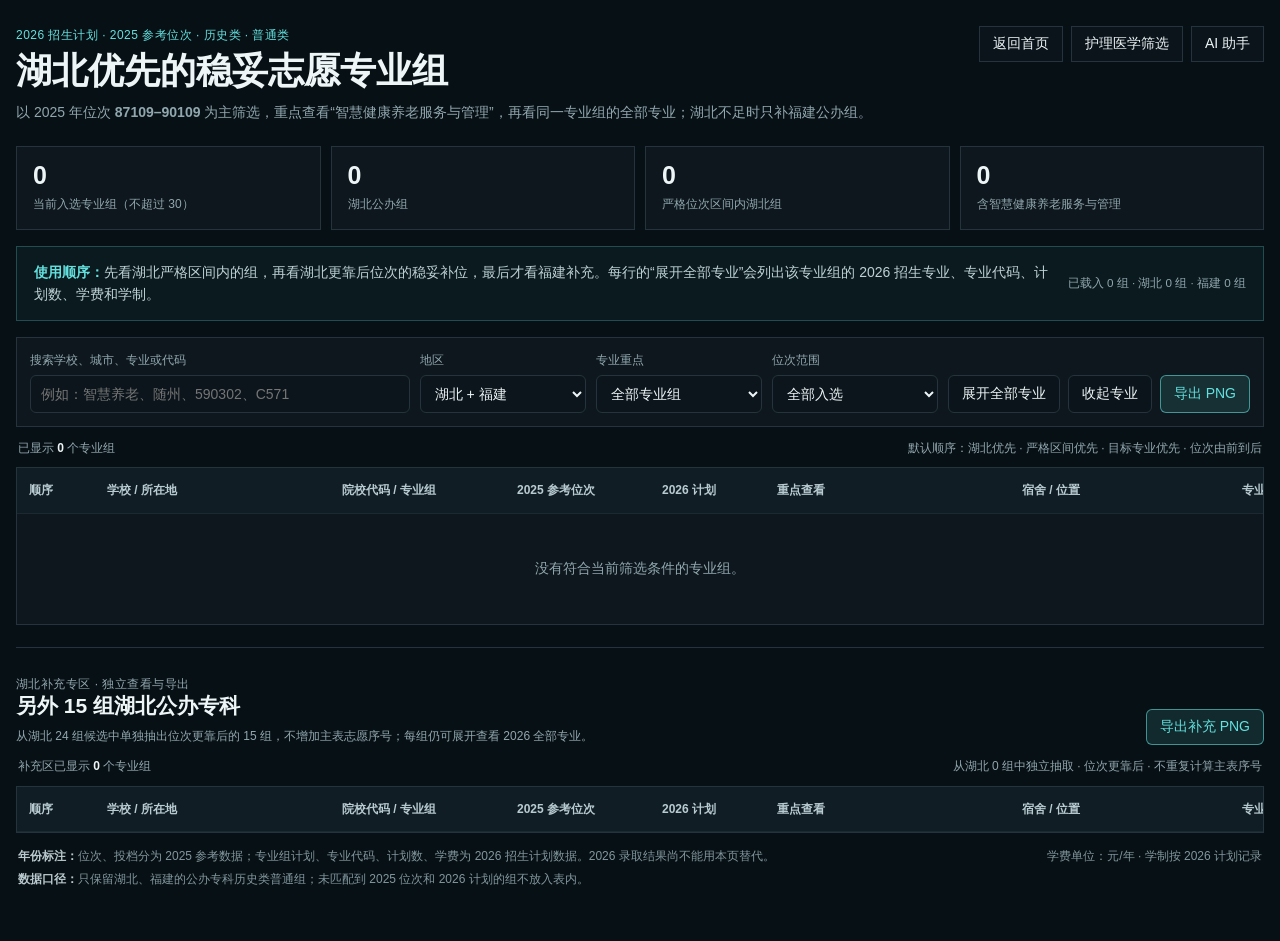
<file: score-plan-376.html>
<!doctype html>
<html lang="zh-CN">
<head>
  <meta charset="utf-8">
  <meta name="viewport" content="width=device-width, initial-scale=1">
  <meta name="description" content="湖北历史类专科稳妥志愿专业组筛选，重点查看智慧健康养老服务与管理专业。">
  <title>湖北历史类稳妥志愿专业组</title>
  <style>
    :root {
      color-scheme: dark;
      --bg: #071015;
      --panel: #0d171d;
      --panel-2: #101d24;
      --line: #24343d;
      --line-soft: #1b2a31;
      --text: #eef5f7;
      --muted: #91a7ae;
      --cyan: #63e1df;
      --cyan-soft: rgba(99, 225, 223, .12);
      --amber: #f1c56a;
      --amber-soft: rgba(241, 197, 106, .13);
      --green: #70d7a0;
      --green-soft: rgba(112, 215, 160, .12);
      --red: #f08b83;
    }

    * { box-sizing: border-box; }
    html { background: var(--bg); }
    body {
      margin: 0;
      min-width: 320px;
      color: var(--text);
      background: var(--bg);
      font: 14px/1.55 "Microsoft YaHei", "PingFang SC", sans-serif;
    }

    a { color: inherit; }
    button, input, select { font: inherit; }
    button, select, input { border-radius: 6px; }

    .page-shell {
      width: min(1800px, calc(100% - 32px));
      margin: 0 auto;
      padding: 26px 0 48px;
    }

    .topbar {
      display: flex;
      justify-content: space-between;
      align-items: flex-start;
      gap: 24px;
      margin-bottom: 22px;
    }

    .eyebrow {
      margin: 0 0 5px;
      color: var(--cyan);
      font-size: 12px;
      letter-spacing: .04em;
    }

    h1 {
      margin: 0;
      font-size: clamp(24px, 3vw, 36px);
      line-height: 1.18;
      letter-spacing: 0;
    }

    .subtitle {
      max-width: 860px;
      margin: 10px 0 0;
      color: var(--muted);
    }

    .nav-links {
      display: flex;
      flex-wrap: wrap;
      justify-content: flex-end;
      gap: 8px;
    }

    .nav-links a,
    .button {
      display: inline-flex;
      align-items: center;
      justify-content: center;
      min-height: 36px;
      padding: 0 13px;
      color: var(--text);
      border: 1px solid var(--line);
      background: #0a141a;
      text-decoration: none;
      cursor: pointer;
      transition: border-color .18s ease, background .18s ease, color .18s ease;
    }

    .nav-links a:hover,
    .button:hover,
    .button:focus-visible {
      border-color: var(--cyan);
      background: var(--cyan-soft);
      color: var(--cyan);
      outline: 0;
    }

    .button.primary {
      border-color: rgba(99, 225, 223, .58);
      color: var(--cyan);
      background: var(--cyan-soft);
    }

    .metrics {
      display: grid;
      grid-template-columns: repeat(4, minmax(0, 1fr));
      gap: 10px;
      margin-bottom: 16px;
    }

    .metric {
      padding: 15px 16px;
      border: 1px solid var(--line);
      background: var(--panel);
    }

    .metric strong {
      display: block;
      color: var(--text);
      font-size: 25px;
      line-height: 1.1;
    }

    .metric span {
      display: block;
      margin-top: 6px;
      color: var(--muted);
      font-size: 12px;
    }

    .brief {
      display: grid;
      grid-template-columns: minmax(0, 1fr) auto;
      gap: 18px;
      align-items: center;
      padding: 15px 17px;
      margin-bottom: 16px;
      border: 1px solid rgba(99, 225, 223, .26);
      background: #0b1a1e;
    }

    .brief strong { color: var(--cyan); }
    .brief p { margin: 0; color: #bed1d5; }
    .brief small { color: var(--muted); }

    .controls {
      display: grid;
      grid-template-columns: minmax(260px, 1.6fr) repeat(3, minmax(150px, .7fr)) auto;
      gap: 10px;
      padding: 13px;
      margin-bottom: 12px;
      border: 1px solid var(--line);
      background: var(--panel);
    }

    .control {
      min-width: 0;
    }

    .control label {
      display: block;
      margin-bottom: 5px;
      color: var(--muted);
      font-size: 12px;
    }

    .control input,
    .control select {
      width: 100%;
      height: 38px;
      padding: 0 10px;
      color: var(--text);
      border: 1px solid var(--line);
      background: #0b151b;
      outline: 0;
    }

    .control input:focus,
    .control select:focus {
      border-color: var(--cyan);
    }

    .control-actions {
      display: flex;
      align-items: flex-end;
      gap: 8px;
    }

    .control-actions .button { height: 38px; white-space: nowrap; }

    .result-line {
      display: flex;
      justify-content: space-between;
      align-items: center;
      gap: 12px;
      margin: 10px 2px;
      color: var(--muted);
      font-size: 12px;
    }

    .result-line strong { color: var(--text); }

    .table-shell {
      overflow: hidden;
      border: 1px solid var(--line);
      background: var(--panel);
    }

    .table-scroll {
      width: 100%;
      overflow-x: auto;
      overscroll-behavior-x: contain;
    }

    table {
      width: 100%;
      min-width: 1480px;
      table-layout: fixed;
      border-collapse: collapse;
    }

    col.col-order { width: 78px; }
    col.col-school { width: 235px; }
    col.col-code { width: 175px; }
    col.col-rank { width: 145px; }
    col.col-plan { width: 115px; }
    col.col-focus { width: 245px; }
    col.col-life { width: 220px; }
    col.col-major { width: 285px; }

    th, td {
      padding: 13px 12px;
      vertical-align: top;
      text-align: left;
      border-bottom: 1px solid var(--line-soft);
      overflow-wrap: anywhere;
    }

    th {
      position: sticky;
      top: 0;
      z-index: 2;
      color: #b8cbd0;
      background: #101d24;
      font-size: 12px;
      font-weight: 600;
      white-space: nowrap;
    }

    tbody tr:hover { background: rgba(99, 225, 223, .035); }
    tbody tr:last-child td { border-bottom: 0; }

    .order-number {
      display: inline-flex;
      width: 32px;
      height: 32px;
      align-items: center;
      justify-content: center;
      color: var(--cyan);
      border: 1px solid rgba(99, 225, 223, .38);
      background: var(--cyan-soft);
      font-weight: 700;
    }

    .tier {
      display: block;
      margin-top: 7px;
      color: var(--muted);
      font-size: 11px;
      line-height: 1.35;
    }

    .school-name {
      display: block;
      color: var(--text);
      font-size: 15px;
      font-weight: 700;
      line-height: 1.35;
    }

    .school-meta,
    .location,
    .subline {
      display: block;
      color: var(--muted);
      font-size: 12px;
      line-height: 1.5;
    }

    .school-meta { margin-top: 5px; }
    .location { margin-top: 4px; color: #bdd0d4; }

    .code-main,
    .rank-main,
    .plan-main {
      display: block;
      color: var(--text);
      font-weight: 700;
    }

    .code-main { color: var(--amber); font-family: Consolas, monospace; }
    .rank-main { font-size: 17px; }
    .rank-score { color: var(--muted); font-size: 12px; }
    .plan-main { color: var(--green); font-size: 17px; }

    .tag-row {
      display: flex;
      flex-wrap: wrap;
      gap: 5px;
      margin-bottom: 7px;
    }

    .tag {
      display: inline-flex;
      align-items: center;
      min-height: 22px;
      padding: 1px 7px;
      border: 1px solid var(--line);
      color: #b9c9cd;
      background: #0a151b;
      font-size: 11px;
    }

    .tag.target {
      color: var(--cyan);
      border-color: rgba(99, 225, 223, .45);
      background: var(--cyan-soft);
    }

    .tag.related {
      color: var(--amber);
      border-color: rgba(241, 197, 106, .4);
      background: var(--amber-soft);
    }

    .focus-text {
      margin: 0;
      color: #d8e5e7;
      font-size: 12px;
      line-height: 1.55;
    }

    .focus-text b { color: var(--cyan); font-weight: 600; }
    .life-line { margin: 0 0 7px; color: #c8d8da; font-size: 12px; }
    .life-line:last-child { margin-bottom: 0; }
    .life-label { color: var(--muted); }

    details.major-details {
      border: 1px solid var(--line);
      background: #0b161c;
    }

    details.major-details[open] { border-color: rgba(99, 225, 223, .38); }

    details.major-details summary {
      padding: 9px 10px;
      color: var(--cyan);
      cursor: pointer;
      list-style: none;
      font-size: 12px;
      font-weight: 600;
    }

    details.major-details summary::-webkit-details-marker { display: none; }
    details.major-details summary::before { content: "+"; margin-right: 7px; color: var(--muted); }
    details.major-details[open] summary::before { content: "−"; }

    .major-list {
      display: grid;
      grid-template-columns: 1fr;
      gap: 6px;
      padding: 0 9px 9px;
      max-height: 360px;
      overflow-y: auto;
    }

    .major-item {
      display: grid;
      grid-template-columns: 68px minmax(0, 1fr);
      gap: 7px;
      padding: 7px 8px;
      border: 1px solid var(--line-soft);
      background: #0e1a20;
    }

    .major-item.target-major {
      border-color: rgba(99, 225, 223, .42);
      background: rgba(99, 225, 223, .08);
    }

    .major-code { color: var(--amber); font: 11px/1.5 Consolas, monospace; }
    .major-name { color: var(--text); font-size: 12px; }
    .major-meta { display: block; margin-top: 2px; color: var(--muted); font-size: 11px; }

    .row-source {
      margin: 9px 10px 10px;
      color: #71868c;
      font-size: 11px;
      line-height: 1.45;
    }

    .empty {
      display: none;
      padding: 44px 20px;
      color: var(--muted);
      text-align: center;
    }

    .empty.show { display: block; }

    .footnote {
      display: grid;
      grid-template-columns: minmax(0, 1fr) auto;
      gap: 20px;
      padding: 14px 2px 0;
      color: #81979d;
      font-size: 12px;
    }

    .footnote p { margin: 0 0 4px; }
    .footnote strong { color: #b9c9cd; }

    .supplement-section {
      margin-top: 22px;
      border-top: 1px solid var(--line);
      padding-top: 20px;
    }

    .supplement-head {
      display: flex;
      justify-content: space-between;
      align-items: flex-end;
      gap: 18px;
      margin-bottom: 12px;
    }

    .supplement-head h2 {
      margin: 0;
      font-size: 21px;
      line-height: 1.25;
    }

    .supplement-head p {
      max-width: 900px;
      margin: 7px 0 0;
      color: var(--muted);
      font-size: 12px;
    }

    .supplement-actions {
      display: flex;
      flex-wrap: wrap;
      gap: 8px;
      flex-shrink: 0;
    }

    .supplement-status {
      color: var(--muted);
      font-size: 12px;
    }

    .loading {
      padding: 54px 20px;
      color: var(--muted);
      text-align: center;
    }

    @media (max-width: 980px) {
      .topbar { flex-direction: column; }
      .nav-links { justify-content: flex-start; }
      .metrics { grid-template-columns: repeat(2, minmax(0, 1fr)); }
      .controls { grid-template-columns: repeat(2, minmax(0, 1fr)); }
      .control.search { grid-column: 1 / -1; }
      .control-actions { grid-column: 1 / -1; align-items: center; }
      .brief { grid-template-columns: 1fr; }
      .supplement-head { align-items: flex-start; flex-direction: column; }
    }

    @media (max-width: 560px) {
      .page-shell { width: min(100% - 20px, 1800px); padding-top: 16px; }
      h1 { font-size: 25px; }
      .metrics { gap: 8px; }
      .metric { padding: 12px; }
      .metric strong { font-size: 21px; }
      .controls { grid-template-columns: 1fr; padding: 10px; }
      .control.search,
      .control-actions { grid-column: auto; }
      .control-actions { align-items: stretch; }
      .control-actions .button { flex: 1; }
      .footnote { grid-template-columns: 1fr; }
    }
  </style>
</head>
<body>
  <main class="page-shell">
    <header class="topbar">
      <div>
        <p class="eyebrow">2026 招生计划 · 2025 参考位次 · 历史类 · 普通类</p>
        <h1>湖北优先的稳妥志愿专业组</h1>
        <p class="subtitle">以 2025 年位次 <strong>87109–90109</strong> 为主筛选，重点查看“智慧健康养老服务与管理”，再看同一专业组的全部专业；湖北不足时只补福建公办组。</p>
      </div>
      <nav class="nav-links" aria-label="页面导航">
        <a href="index.html">返回首页</a>
        <a href="medical.html">护理医学筛选</a>
        <a href="ai.html">AI 助手</a>
      </nav>
    </header>

    <section class="metrics" aria-label="筛选统计">
      <div class="metric"><strong id="total-groups">--</strong><span>当前入选专业组（不超过 30）</span></div>
      <div class="metric"><strong id="hubei-groups">--</strong><span>湖北公办组</span></div>
      <div class="metric"><strong id="strict-groups">--</strong><span>严格位次区间内湖北组</span></div>
      <div class="metric"><strong id="target-groups">--</strong><span>含智慧健康养老服务与管理</span></div>
    </section>

    <section class="brief">
      <p><strong>使用顺序：</strong>先看湖北严格区间内的组，再看湖北更靠后位次的稳妥补位，最后才看福建补充。每行的“展开全部专业”会列出该专业组的 2026 招生专业、专业代码、计划数、学费和学制。</p>
      <small id="data-status">正在加载本地数据…</small>
    </section>

    <section class="controls" aria-label="筛选条件">
      <div class="control search">
        <label for="search">搜索学校、城市、专业或代码</label>
        <input id="search" type="search" placeholder="例如：智慧养老、随州、590302、C571">
      </div>
      <div class="control">
        <label for="region-filter">地区</label>
        <select id="region-filter">
          <option value="all">湖北 + 福建</option>
          <option value="湖北省">只看湖北</option>
          <option value="福建省">只看福建补充</option>
        </select>
      </div>
      <div class="control">
        <label for="focus-filter">专业重点</label>
        <select id="focus-filter">
          <option value="all">全部专业组</option>
          <option value="target">含智慧健康养老</option>
          <option value="related">含护理/医学/康养相关</option>
          <option value="other">其他专业组</option>
        </select>
      </div>
      <div class="control">
        <label for="band-filter">位次范围</label>
        <select id="band-filter">
          <option value="all">全部入选</option>
          <option value="strict">87109–90109</option>
          <option value="safe">90110 以后补位</option>
          <option value="fujian">福建补充</option>
        </select>
      </div>
      <div class="control-actions">
        <button class="button" id="expand-all" type="button">展开全部专业</button>
        <button class="button" id="collapse-all" type="button">收起专业</button>
        <button class="button primary" id="export-png" type="button" title="下载当前筛选结果的概要图片">导出 PNG</button>
      </div>
    </section>

    <div class="result-line">
      <span>已显示 <strong id="visible-count">--</strong> 个专业组</span>
      <span>默认顺序：湖北优先 · 严格区间优先 · 目标专业优先 · 位次由前到后</span>
    </div>

    <section class="table-shell" aria-label="志愿专业组表">
      <div id="loading" class="loading">正在读取本地招生数据…</div>
      <div id="table-scroll" class="table-scroll" hidden>
        <table>
          <colgroup>
            <col class="col-order">
            <col class="col-school">
            <col class="col-code">
            <col class="col-rank">
            <col class="col-plan">
            <col class="col-focus">
            <col class="col-life">
            <col class="col-major">
          </colgroup>
          <thead>
            <tr>
              <th scope="col">顺序</th>
              <th scope="col">学校 / 所在地</th>
              <th scope="col">院校代码 / 专业组</th>
              <th scope="col">2025 参考位次</th>
              <th scope="col">2026 计划</th>
              <th scope="col">重点查看</th>
              <th scope="col">宿舍 / 位置</th>
              <th scope="col">专业组全部专业</th>
            </tr>
          </thead>
          <tbody id="rows"></tbody>
        </table>
        <div id="empty" class="empty">没有符合当前筛选条件的专业组。</div>
      </div>
    </section>

    <section class="supplement-section" aria-label="湖北补充专业组">
      <div class="supplement-head">
        <div>
          <p class="eyebrow">湖北补充专区 · 独立查看与导出</p>
          <h2>另外 15 组湖北公办专科</h2>
          <p>从湖北 24 组候选中单独抽出位次更靠后的 15 组，不增加主表志愿序号；每组仍可展开查看 2026 全部专业。</p>
        </div>
        <div class="supplement-actions">
          <button class="button primary" id="supplement-export-png" type="button" title="下载湖北补充区概要图片">导出补充 PNG</button>
        </div>
      </div>
      <div class="result-line">
        <span>补充区已显示 <strong id="supplement-count">--</strong> 个专业组</span>
        <span class="supplement-status" id="supplement-status">图片只展示概要，专业明细请展开查看</span>
      </div>
      <div class="table-shell" aria-label="湖北补充专业组表">
        <div class="table-scroll">
          <table>
            <colgroup>
              <col class="col-order">
              <col class="col-school">
              <col class="col-code">
              <col class="col-rank">
              <col class="col-plan">
              <col class="col-focus">
              <col class="col-life">
              <col class="col-major">
            </colgroup>
            <thead>
              <tr>
                <th scope="col">顺序</th>
                <th scope="col">学校 / 所在地</th>
                <th scope="col">院校代码 / 专业组</th>
                <th scope="col">2025 参考位次</th>
                <th scope="col">2026 计划</th>
                <th scope="col">重点查看</th>
                <th scope="col">宿舍 / 位置</th>
                <th scope="col">专业组全部专业</th>
              </tr>
            </thead>
            <tbody id="supplement-rows"></tbody>
          </table>
        </div>
      </div>
    </section>

    <footer class="footnote">
      <div>
        <p><strong>年份标注：</strong>位次、投档分为 2025 参考数据；专业组计划、专业代码、计划数、学费为 2026 招生计划数据。2026 录取结果尚不能用本页替代。</p>
        <p><strong>数据口径：</strong>只保留湖北、福建的公办专科历史类普通组；未匹配到 2025 位次和 2026 计划的组不放入表内。</p>
      </div>
      <div>学费单位：元/年 · 学制按 2026 计划记录</div>
    </footer>
  </main>

  <script>
    (() => {
      'use strict';

      const HISTORY = '历史类';
      const PUBLIC = '公办';
      const TARGET = '智慧健康养老服务与管理';
      const STRICT_MIN = 87109;
      const STRICT_MAX = 90109;
      const HUBEI_MAX = 115000;
      const FUJIAN_MIN = 90000;
      const FUJIAN_MAX = 140000;

      const hubeiCodes = {
        '随州职业技术学院': 'C571',
        '三峡旅游职业技术学院': 'C511',
        '襄阳汽车职业技术学院': 'C573',
        '仙桃职业学院': 'C533',
        '荆州理工职业学院': 'C507',
        '湖北工业职业技术学院': 'C506',
        '湖北艺术职业学院': 'C535',
        '宜昌科技职业学院': 'C581',
        '天门职业学院': 'C575',
        '襄阳科技职业学院': 'C580',
        '江汉艺术职业学院': 'C551',
        '湖北黄冈应急管理职业技术学院': 'C552',
        '荆门通用航空职业技术学院': 'C582',
        '恩施职业技术学院': 'C528'
      };

      const dormNotes = {
        '随州职业技术学院': '有空调公寓项目；房型按楼栋分配',
        '三峡旅游职业技术学院': '4/6 人间；空调、独卫按楼栋',
        '仙桃职业学院': '4/6/8 人空调间；房型按宿舍分配',
        '荆州理工职业学院': '4/6 人间；空调、独卫按楼栋',
        '宜昌科技职业学院': '4/6 人间；空调、独卫按楼栋',
        '天门职业学院': '4/6/8 人间；空调、独卫按楼栋',
        '襄阳汽车职业技术学院': '4/6 人间；部分楼栋有空调',
        '湖北工业职业技术学院': '4/6 人间；空调、独卫按宿舍楼',
        '湖北艺术职业学院': '宿舍以校方安排为准；优先核对空调',
        '襄阳科技职业学院': '宿舍以校方安排为准；优先核对空调',
        '江汉艺术职业学院': '宿舍以校方安排为准；优先核对空调',
        '湖北黄冈应急管理职业技术学院': '4/6 人间；空调、独卫按楼栋',
        '荆门通用航空职业技术学院': '4/6 人间；空调、独卫按楼栋',
        '恩施职业技术学院': '4/6 人间；空调、独卫按楼栋'
      };

      const medicalWords = ['护理', '临床医学', '医学', '康复', '药学', '健康', '养老', '老年', '助产', '口腔'];
      const $ = (selector) => document.querySelector(selector);
      const normalize = (value) => String(value ?? '').replace(/[（）()\s]/g, '');
      const number = (value) => Number(String(value ?? '').replace(/,/g, '')) || 0;
      const escapeHtml = (value) => String(value ?? '').replace(/[&<>"']/g, (char) => ({
        '&': '&amp;', '<': '&lt;', '>': '&gt;', '"': '&quot;', "'": '&#39;'
      }[char]));
      const formatNumber = (value) => number(value).toLocaleString('zh-CN');
      const groupCode = (value) => normalize(value).replace(/^第/, '') || '--';
      const isOrdinaryReference = (record) => record && record['数据类型'] === '2025参考投档线'
        && String(record['年份']) === '2025'
        && record['科类'] === HISTORY
        && record['计划类别'] === '普通类'
        && record['批次'] === '专科批'
        && number(record['位次']) > 0;
      const isOrdinaryPlan = (record, group) => record && record['数据类型'] === '2026招生计划'
        && String(record['年份']) === '2026'
        && record['科类'] === HISTORY
        && record['计划类别'] === '普通类'
        && normalize(record['专业组名称']) === normalize(group);

      const hasTargetMajor = (majors) => majors.some((major) => String(major['专业名称'] || '').includes(TARGET));
      const hasRelatedMajor = (majors) => majors.some((major) => medicalWords.some((word) => String(major['专业名称'] || '').includes(word)));

      const dormText = (school) => dormNotes[school.name] || (school.region === '福建省'
        ? '4/6 人间；空调、独卫按校区核对'
        : '宿舍以校方安排为准；优先核对空调');
      const cityText = (school) => school.place && school.place.county && school.place.city === '省直辖县级行政区划'
        ? school.place.county
        : (school.city || '');
      const placeText = (school) => school.place && school.place.county && school.place.city === '省直辖县级行政区划'
        ? `${school.place.province || school.region} · ${school.place.county}`
        : (school.place && school.place.display ? school.place.display : `${school.region || ''} · ${cityText(school)}`);

      const makeRows = (data) => {
        const rows = [];
        for (const school of data.schools || []) {
          const isHubei = school.region === '湖北省';
          const isFujian = school.region === '福建省';
          if (!isHubei && !isFujian) continue;
          if (school.nature !== PUBLIC || !String(school.level || '').includes('专科')) continue;

          const min = isHubei ? STRICT_MIN : FUJIAN_MIN;
          const max = isHubei ? HUBEI_MAX : FUJIAN_MAX;
          const refs = (school.records || []).filter((record) => isOrdinaryReference(record)
            && number(record['位次']) >= min && number(record['位次']) <= max);
          const seen = new Set();

          for (const ref of refs) {
            const group = groupCode(ref['专业组名称']);
            const key = school.id + '|' + group;
            if (seen.has(key)) continue;
            seen.add(key);
            const plan = (school.records || []).find((record) => isOrdinaryPlan(record, ref['专业组名称']));
            if (!plan || !Array.isArray(plan['专业列表']) || !plan['专业列表'].length) continue;
            const majors = plan['专业列表'];
            const target = hasTargetMajor(majors);
            const related = hasRelatedMajor(majors);
            const rank = number(ref['位次']);
            rows.push({
              school,
              ref,
              plan,
              majors,
              province: school.region,
              isHubei,
              strict: isHubei && rank >= STRICT_MIN && rank <= STRICT_MAX,
              target,
              related,
              rank,
              score: number(ref['投档线']),
              group,
              institutionCode: isHubei ? hubeiCodes[school.name] || '湖北代码待核' : '福建省代码见当年志愿表'
            });
          }
        }

        rows.sort((a, b) => {
          const regionOrder = Number(!a.isHubei) - Number(!b.isHubei);
          const bandOrder = Number(!a.strict) - Number(!b.strict);
          const targetOrder = Number(!a.target) - Number(!b.target);
          const relatedOrder = Number(!a.related) - Number(!b.related);
          return regionOrder || bandOrder || targetOrder || relatedOrder || a.rank - b.rank || a.school.name.localeCompare(b.school.name, 'zh-CN');
        });
        return rows;
      };

      const focusSummary = (row) => {
        const targetMajors = row.majors.filter((major) => String(major['专业名称'] || '').includes(TARGET));
        const relatedMajors = row.majors.filter((major) => medicalWords.some((word) => String(major['专业名称'] || '').includes(word)));
        const targetText = targetMajors.map((major) => `${major['专业名称']} ${major['计划数'] || 0}人`).join('、');
        const relatedText = relatedMajors.filter((major) => !targetMajors.includes(major)).slice(0, 4).map((major) => major['专业名称']).join('、');
        if (targetText) return `<b>${escapeHtml(targetText)}</b>${relatedText ? `<span class="subline">相关：${escapeHtml(relatedText)}</span>` : ''}`;
        if (relatedText) return `<span class="subline">相关：${escapeHtml(relatedText)}</span>`;
        return '<span class="subline">本组未检出目标/医学关键词，可展开查看全部专业</span>';
      };

      const majorListHtml = (row) => row.majors.map((major) => {
        const name = String(major['专业名称'] || '未命名专业');
        const isTarget = name.includes(TARGET);
        const fee = major['学费'] ? `${escapeHtml(major['学费'])}${escapeHtml(major['学费单位'] || '元')}/年` : '学费未列';
        const plan = major['计划数'] || '—';
        const length = major['学制'] || '—';
        return `<div class="major-item${isTarget ? ' target-major' : ''}"><span class="major-code">${escapeHtml(major['专业代码'] || '—')}</span><span class="major-name">${escapeHtml(name)}<span class="major-meta">计划 ${escapeHtml(plan)} 人 · ${fee} · 学制 ${escapeHtml(length)}</span></span></div>`;
      }).join('');

      const rowHtml = (row, index) => {
        const school = row.school;
        const place = placeText(school);
        const code = row.isHubei ? `${row.institutionCode}${row.group}` : row.institutionCode;
        const tier = row.isHubei ? (row.strict ? '湖北 · 区间内' : '湖北 · 稳妥补位') : '福建 · 补充';
        const aliases = row.target ? ['智慧养老服务与管理', '智慧养老'] : [];
        const searchText = [school.name, school.city, school.region, row.group, row.institutionCode, ...aliases, ...row.majors.map((major) => `${major['专业代码']} ${major['专业名称']}`)].join(' ').toLowerCase();
        const focus = row.target ? 'target' : row.related ? 'related' : 'other';
        const band = row.isHubei ? (row.strict ? 'strict' : 'safe') : 'fujian';
        return `<tr data-region="${escapeHtml(row.province)}" data-focus="${focus}" data-band="${band}" data-search="${escapeHtml(searchText)}">
          <td><span class="order-number">${String(index + 1).padStart(2, '0')}</span><span class="tier">${tier}</span></td>
          <td><strong class="school-name">${escapeHtml(school.name)}</strong><span class="school-meta">${escapeHtml(school.nature)} · 专科 · ${escapeHtml(cityText(school))}</span><span class="location">${escapeHtml(place)}</span></td>
          <td><span class="code-main">${escapeHtml(code)}</span><span class="subline">专业组 ${escapeHtml(row.group)}</span><span class="subline">${escapeHtml(row.plan['选科要求'] || '首选历史')}</span></td>
          <td><strong class="rank-main">${formatNumber(row.rank)}</strong><span class="subline">2025 参考位次</span><span class="rank-score">参考分 ${formatNumber(row.score)}</span></td>
          <td><strong class="plan-main">${formatNumber(row.plan['计划数合计'])}</strong><span class="subline">2026 计划数</span><span class="subline">${row.majors.length} 个专业</span></td>
          <td><div class="tag-row">${row.target ? '<span class="tag target">重点专业</span>' : ''}${row.related ? '<span class="tag related">医学/康养相关</span>' : ''}</div><p class="focus-text">${focusSummary(row)}</p></td>
          <td><p class="life-line"><span class="life-label">宿舍：</span>${escapeHtml(dormText(school))}</p><p class="life-line"><span class="life-label">交通：</span>按校区位置核对</p></td>
          <td><details class="major-details"><summary>展开全部 ${row.majors.length} 个专业</summary><div class="major-list">${majorListHtml(row)}</div><p class="row-source">专业、代码、计划数、学费：2026 招生计划记录；位次：2025 参考投档线记录。</p></details></td>
        </tr>`;
      };

      const applyFilters = () => {
        const query = String($('#search').value || '').trim().toLowerCase();
        const region = $('#region-filter').value;
        const focus = $('#focus-filter').value;
        const band = $('#band-filter').value;
        let visible = 0;
        document.querySelectorAll('#rows tr').forEach((row) => {
          const matches = (!query || row.dataset.search.includes(query))
            && (region === 'all' || row.dataset.region === region)
            && (focus === 'all' || row.dataset.focus === focus || (focus === 'related' && row.dataset.focus === 'target'))
            && (band === 'all' || row.dataset.band === band);
          row.hidden = !matches;
          if (matches) visible += 1;
        });
        $('#visible-count').textContent = visible;
        $('#empty').classList.toggle('show', visible === 0);
      };

      const setAllDetails = (open) => document.querySelectorAll('details.major-details').forEach((detail) => { detail.open = open; });

      const exportPng = (rowSelector = '#rows', statusSelector = '#data-status', filenamePrefix = '湖北历史类稳妥志愿') => {
        const sourceRows = [...document.querySelectorAll(`${rowSelector} tr`)].filter((row) => !row.hidden);
        if (!sourceRows.length) {
          $(statusSelector).textContent = '当前筛选没有可导出的专业组';
          return;
        }

        const columns = [
          { title: '顺序', width: 82 },
          { title: '学校 / 所在地', width: 285 },
          { title: '院校代码 / 专业组', width: 190 },
          { title: '2025 参考位次', width: 165 },
          { title: '2026 计划', width: 125 },
          { title: '重点查看', width: 315 },
          { title: '宿舍 / 位置', width: 335 }
        ];
        const rows = sourceRows.map((row) => columns.map((_, index) => {
          const cell = row.cells[index];
          return String(cell?.innerText || '').trim().replace(/\n{2,}/g, '\n');
        }));
        const width = columns.reduce((sum, column) => sum + column.width, 0);
        const fontFamily = '"Microsoft YaHei", "PingFang SC", sans-serif';
        const bodyFont = `13px ${fontFamily}`;
        const titleFont = `700 24px ${fontFamily}`;
        const smallFont = `12px ${fontFamily}`;
        const lineHeight = 22;
        const padding = 14;
        const measureCanvas = document.createElement('canvas');
        const measureContext = measureCanvas.getContext('2d');
        measureContext.font = bodyFont;

        const wrapText = (text, maxWidth) => {
          const output = [];
          String(text || '').split('\n').forEach((part) => {
            let line = '';
            for (const character of Array.from(part || ' ')) {
              const next = line + character;
              if (line && measureContext.measureText(next).width > maxWidth) {
                output.push(line);
                line = character;
              } else {
                line = next;
              }
            }
            output.push(line || '');
          });
          return output;
        };

        const wrappedRows = rows.map((row) => row.map((text, index) => wrapText(text, columns[index].width - padding * 2)));
        const headerHeight = 106;
        const tableHeaderHeight = 48;
        const rowHeights = wrappedRows.map((row) => Math.max(72, Math.max(...row.map((lines) => lines.length)) * lineHeight + padding * 2));
        const footerHeight = 46;
        const height = headerHeight + tableHeaderHeight + rowHeights.reduce((sum, value) => sum + value, 0) + footerHeight;
        const scale = 2;
        const canvas = document.createElement('canvas');
        canvas.width = width * scale;
        canvas.height = height * scale;
        const context = canvas.getContext('2d');
        context.scale(scale, scale);
        context.textBaseline = 'top';

        const fill = (color, x, y, w, h) => {
          context.fillStyle = color;
          context.fillRect(x, y, w, h);
        };
        const stroke = (color, x, y, w, h) => {
          context.strokeStyle = color;
          context.strokeRect(x + .5, y + .5, w - 1, h - 1);
        };
        const drawWrapped = (lines, x, y, color, font) => {
          context.fillStyle = color;
          context.font = font;
          lines.forEach((line, index) => context.fillText(line, x, y + index * lineHeight));
        };

        fill('#071015', 0, 0, width, height);
        context.font = titleFont;
        context.fillStyle = '#63e1df';
        context.fillText('湖北历史类稳妥志愿专业组（概要）', 24, 20);
        context.font = smallFont;
        context.fillStyle = '#b7c9ce';
        const selectedText = ['region-filter', 'focus-filter', 'band-filter'].map((id) => {
          const select = $('#' + id);
          return select.options[select.selectedIndex]?.textContent || '';
        }).join(' · ');
        context.fillText(`2025 参考位次 87109–90109 · 2026 招生计划 · ${selectedText}`, 24, 57);
        context.fillStyle = '#81979d';
        context.fillText('专业明细、专业代码、学费和学制请回到网页展开查看。', 24, 79);

        let y = headerHeight;
        fill('#101d24', 0, y, width, tableHeaderHeight);
        stroke('#2b414a', 0, y, width, tableHeaderHeight);
        let x = 0;
        columns.forEach((column) => {
          drawWrapped([column.title], x + padding, y + 15, '#d3e1e4', `700 13px ${fontFamily}`);
          x += column.width;
        });
        y += tableHeaderHeight;

        wrappedRows.forEach((row, rowIndex) => {
          const source = sourceRows[rowIndex];
          const background = source.dataset.focus === 'target' ? '#10282b' : source.dataset.focus === 'related' ? '#191d19' : '#0d171d';
          fill(background, 0, y, width, rowHeights[rowIndex]);
          stroke('#24343d', 0, y, width, rowHeights[rowIndex]);
          x = 0;
          row.forEach((lines, cellIndex) => {
            const color = cellIndex === 0 ? '#63e1df' : cellIndex === 2 ? '#f1c56a' : cellIndex === 4 ? '#70d7a0' : cellIndex === 5 ? '#d8f0ee' : '#eef5f7';
            drawWrapped(lines, x + padding, y + padding, color, bodyFont);
            x += columns[cellIndex].width;
          });
          y += rowHeights[rowIndex];
        });

        fill('#0b1a1e', 0, y, width, footerHeight);
        context.font = smallFont;
        context.fillStyle = '#91a7ae';
        context.fillText(`共 ${sourceRows.length} 个专业组 · 图片为筛选概要 · 生成时间 ${new Date().toLocaleString('zh-CN')}`, 24, y + 15);

        canvas.toBlob((blob) => {
          if (!blob) {
            $(statusSelector).textContent = 'PNG 生成失败，请重试';
            return;
          }
          const stamp = new Date();
          const fileDate = [stamp.getFullYear(), String(stamp.getMonth() + 1).padStart(2, '0'), String(stamp.getDate()).padStart(2, '0')].join('');
          const link = document.createElement('a');
          link.href = URL.createObjectURL(blob);
          link.download = `${filenamePrefix}-${fileDate}.png`;
          link.click();
          setTimeout(() => URL.revokeObjectURL(link.href), 1000);
          const originalStatus = $(statusSelector).textContent;
          $(statusSelector).textContent = `PNG 已生成：${sourceRows.length} 个专业组`;
          setTimeout(() => { $(statusSelector).textContent = originalStatus; }, 3500);
        }, 'image/png');
      };

      const init = async () => {
        try {
          const response = await fetch('data.json', { cache: 'no-store' });
          if (!response.ok) throw new Error(`data.json ${response.status}`);
          const data = await response.json();
          const rows = makeRows(data);
          const supplementRows = rows
            .filter((row) => row.isHubei && !row.strict)
            .sort((a, b) => Number(!a.target) - Number(!b.target) || Number(!a.related) - Number(!b.related) || a.rank - b.rank)
            .slice(0, 15);
          const strictCount = rows.filter((row) => row.strict).length;
          const targetCount = rows.filter((row) => row.target).length;
          const hubeiCount = rows.filter((row) => row.isHubei).length;
          $('#total-groups').textContent = rows.length;
          $('#hubei-groups').textContent = hubeiCount;
          $('#strict-groups').textContent = strictCount;
          $('#target-groups').textContent = targetCount;
          $('#data-status').textContent = `已载入 ${rows.length} 组 · 湖北 ${hubeiCount} 组 · 福建 ${rows.length - hubeiCount} 组`;
          $('#rows').innerHTML = rows.map(rowHtml).join('');
          $('#supplement-rows').innerHTML = supplementRows.map(rowHtml).join('');
          $('#supplement-count').textContent = supplementRows.length;
          $('#supplement-status').textContent = `从湖北 ${hubeiCount} 组中独立抽取 · 位次更靠后 · 不重复计算主表序号`;
          $('#loading').hidden = true;
          $('#table-scroll').hidden = false;
          applyFilters();
          $('#search').addEventListener('input', applyFilters);
          $('#region-filter').addEventListener('change', applyFilters);
          $('#focus-filter').addEventListener('change', applyFilters);
          $('#band-filter').addEventListener('change', applyFilters);
          $('#expand-all').addEventListener('click', () => setAllDetails(true));
          $('#collapse-all').addEventListener('click', () => setAllDetails(false));
          $('#export-png').addEventListener('click', exportPng);
          $('#supplement-export-png').addEventListener('click', () => exportPng('#supplement-rows', '#supplement-status', '湖北公办补充专业组'));
        } catch (error) {
          $('#loading').textContent = `本地数据加载失败：${error.message}`;
          $('#data-status').textContent = '请通过本地服务器访问本页';
        }
      };

      init();
    })();
  </script>
</body>
</html>
</file>
<file: style.css>
/* ===== 基础 ===== */
* { margin: 0; padding: 0; box-sizing: border-box; }
:root {
  --primary: #c92a2a;
  --primary-dark: #a51d1d;
  --primary-light: #fff5f5;
  --text: #1a1a1a;
  --text-secondary: #595959;
  --text-muted: #8c8c8c;
  --border: #e8e8e8;
  --bg: #f5f5f7;
  --card-bg: #ffffff;
  --shadow: 0 1px 3px rgba(0,0,0,.08), 0 1px 2px rgba(0,0,0,.04);
  --shadow-hover: 0 4px 12px rgba(0,0,0,.1), 0 2px 4px rgba(0,0,0,.06);
  --radius: 10px;
}
html { scroll-behavior: smooth; }
body {
  font-family: -apple-system, BlinkMacSystemFont, "Segoe UI", "PingFang SC", "Microsoft YaHei", "Helvetica Neue", Arial, sans-serif;
  background: var(--bg);
  color: var(--text);
  line-height: 1.6;
  font-size: 15px;
}
body.modal-open { overflow: hidden; }

/* ===== 顶部 ===== */
.site-header {
  background: linear-gradient(135deg, var(--primary) 0%, var(--primary-dark) 100%);
  color: #fff;
  padding: 28px 20px 24px;
  box-shadow: 0 2px 8px rgba(201,42,42,.25);
}
.header-inner { max-width: 1100px; margin: 0 auto; }
.header-top {
  display: flex;
  align-items: center;
  justify-content: space-between;
  gap: 18px;
}
.site-title { font-size: 26px; font-weight: 700; letter-spacing: .5px; }
.site-sub { font-size: 14px; opacity: .9; margin-top: 6px; }
.site-nav {
  display: flex;
  gap: 8px;
  flex-shrink: 0;
}
.site-nav a,
.site-nav button {
  display: inline-flex;
  align-items: center;
  justify-content: center;
  color: #fff;
  text-decoration: none;
  border: 1px solid rgba(255,255,255,.45);
  border-radius: 6px;
  padding: 6px 10px;
  font-size: 13px;
  line-height: 1.2;
  background: rgba(255,255,255,.08);
  font-family: inherit;
  cursor: pointer;
}
.site-nav a:hover,
.site-nav a[aria-current="page"],
.site-nav button:hover {
  background: #fff;
  color: var(--primary);
}

/* ===== 容器 ===== */
.container { max-width: 1100px; margin: 0 auto; padding: 20px 16px 60px; }
.data-notice {
  margin-bottom: 14px;
  border: 1px solid #ffd8a8;
  border-radius: 8px;
  background: #fff4e6;
  color: #9a3412;
  padding: 10px 14px;
  font-size: 14px;
  font-weight: 600;
}

/* ===== 志愿工具板块 ===== */
.tool-board {
  margin-bottom: 20px;
  padding: 20px;
  border: 1px solid var(--border);
  border-radius: var(--radius);
  background: var(--card-bg);
  box-shadow: var(--shadow);
}
.tool-board-head {
  display: flex;
  align-items: flex-end;
  justify-content: space-between;
  gap: 16px;
  margin-bottom: 14px;
}
.tool-board-kicker,
.tool-card-kicker {
  margin: 0 0 4px;
  color: var(--primary);
  font-size: 12px;
  font-weight: 700;
}
.tool-board-head h2 {
  margin: 0;
  font-size: 21px;
  line-height: 1.25;
}
.tool-board-note {
  color: var(--text-muted);
  font-size: 12px;
}
.tool-board-grid {
  display: grid;
  grid-template-columns: repeat(3, minmax(0, 1fr));
  gap: 12px;
}
.tool-card {
  display: flex;
  min-height: 176px;
  flex-direction: column;
  padding: 17px;
  border: 1px solid var(--border);
  border-radius: 8px;
  background: #fff;
  color: var(--text);
  text-decoration: none;
  transition: border-color .2s, box-shadow .2s, transform .2s;
}
.tool-card:hover,
.tool-card:focus-visible {
  border-color: var(--primary);
  box-shadow: var(--shadow-hover);
  outline: 0;
  transform: translateY(-2px);
}
.tool-card:nth-child(2) .tool-card-kicker { color: #0f766e; }
.tool-card:nth-child(3) .tool-card-kicker { color: #9a3412; }
.tool-card h3 {
  margin: 0;
  font-size: 18px;
  line-height: 1.3;
}
.tool-card p {
  margin: 9px 0 16px;
  color: var(--text-secondary);
  font-size: 13px;
  line-height: 1.65;
}
.tool-card-action {
  display: inline-flex;
  align-items: center;
  gap: 7px;
  margin-top: auto;
  color: var(--primary);
  font-size: 13px;
  font-weight: 700;
}
.tool-card-action span { font-size: 16px; }

/* ===== 工具栏 ===== */
.toolbar {
  background: var(--card-bg);
  border-radius: var(--radius);
  padding: 18px 20px;
  box-shadow: var(--shadow);
  margin-bottom: 20px;
}
.search-box {
  display: flex;
  align-items: center;
  background: var(--bg);
  border: 2px solid var(--border);
  border-radius: 8px;
  padding: 0 12px;
  transition: border-color .2s;
}
.search-box:focus-within { border-color: var(--primary); background: #fff; }
.search-icon { color: var(--text-muted); flex-shrink: 0; }
.search-box input {
  flex: 1;
  border: none;
  background: transparent;
  padding: 11px 10px;
  font-size: 15px;
  outline: none;
  color: var(--text);
}
.clear-btn {
  background: none; border: none; color: var(--text-muted);
  font-size: 22px; cursor: pointer; padding: 0 4px; line-height: 1;
}
.clear-btn:hover { color: var(--primary); }

.filters {
  display: flex;
  flex-wrap: wrap;
  gap: 12px 16px;
  margin-top: 14px;
  align-items: flex-end;
}
.filter-group { display: flex; flex-direction: column; gap: 4px; }
.filter-group label { font-size: 12px; color: var(--text-muted); font-weight: 600; }
.filter-group select, .filter-group input {
  border: 1px solid var(--border);
  border-radius: 6px;
  padding: 8px 10px;
  font-size: 14px;
  background: #fff;
  color: var(--text);
  outline: none;
  min-width: 110px;
  transition: border-color .2s;
}
.filter-group select:focus, .filter-group input:focus { border-color: var(--primary); }
.filter-group input[type="number"] { width: 90px; min-width: 90px; }
.reset-btn {
  background: none;
  border: 1px solid var(--border);
  border-radius: 6px;
  padding: 8px 14px;
  font-size: 14px;
  color: var(--text-secondary);
  cursor: pointer;
  transition: all .2s;
  height: 36px;
}
.reset-btn:hover { border-color: var(--primary); color: var(--primary); }

.result-info {
  display: flex;
  justify-content: space-between;
  align-items: center;
  margin-top: 14px;
  padding-top: 14px;
  border-top: 1px solid var(--border);
  font-size: 14px;
  color: var(--text-secondary);
}
#result-count { font-weight: 600; color: var(--primary); }
.only-has-data { display: flex; align-items: center; gap: 6px; cursor: pointer; font-size: 13px; }
.only-has-data input { cursor: pointer; }

/* ===== 学校列表 ===== */
.school-list { display: flex; flex-direction: column; gap: 12px; }
.loading-placeholder, .empty-placeholder {
  text-align: center;
  padding: 60px 20px;
  color: var(--text-muted);
  font-size: 16px;
}

.school-card {
  background: var(--card-bg);
  border-radius: var(--radius);
  box-shadow: var(--shadow);
  overflow: hidden;
  transition: box-shadow .2s;
  border: 1px solid transparent;
}
.school-card:hover { box-shadow: var(--shadow-hover); }
.school-card.expanded { border-color: var(--primary); }

.school-header {
  display: flex;
  align-items: center;
  padding: 16px 20px;
  cursor: pointer;
  gap: 14px;
  user-select: none;
}
.school-rank {
  font-size: 13px;
  color: var(--text-muted);
  min-width: 36px;
  text-align: center;
  font-variant-numeric: tabular-nums;
}
.school-title { flex: 1; min-width: 0; }
.school-name {
  font-size: 17px;
  font-weight: 600;
  color: var(--text);
}
.school-name mark { background: #ffe066; color: inherit; padding: 0 2px; border-radius: 2px; }
.school-badges { display: flex; flex-wrap: wrap; gap: 4px; margin-top: 5px; }
.school-badge {
  font-size: 11px;
  padding: 2px 7px;
  border-radius: 4px;
  font-weight: 600;
  line-height: 1.4;
}
.school-badge.lv-985 { background: #ffe3e3; color: #c92a2a; }
.school-badge.lv-211 { background: #fff0e0; color: #d9480f; }
.school-badge.lv-bk { background: #e7f5ff; color: #1971c2; }
.school-badge.lv-zk { background: #e6fcf5; color: #087f5b; }
.school-badge.bg-region { background: #f3f0ff; color: #5f3dc4; }
.school-badge.bg-city { background: #e6fffb; color: #087f5b; }
.school-badge.bg-nature { background: #ebfbee; color: #2b8a3e; }
.school-badge.bg-special { background: #fff9db; color: #e8890c; }
.school-badge.bg-year { background: #e9ecef; color: #495057; }
.school-location {
  display: flex;
  flex-wrap: wrap;
  align-items: center;
  gap: 6px;
  margin-top: 7px;
  color: var(--text-secondary);
  font-size: 13px;
  line-height: 1.35;
}
.school-location .location-label {
  color: var(--text-muted);
  font-size: 12px;
  font-weight: 700;
}
.school-location small {
  color: var(--text-muted);
  font-size: 12px;
}
.school-location em {
  border-radius: 4px;
  background: #fff4e6;
  color: #9a3412;
  padding: 1px 5px;
  font-size: 11px;
  font-style: normal;
  font-weight: 700;
}
.school-stats { display: flex; gap: 16px; align-items: center; }
.school-stat { font-size: 13px; color: var(--text-secondary); text-align: center; }
.school-stat .val { font-size: 18px; font-weight: 700; color: var(--primary); display: block; line-height: 1.2; }
.school-stat .lbl { font-size: 11px; color: var(--text-muted); }
.school-stat.no-data .val { color: var(--text-muted); }
.expand-arrow {
  color: var(--text-muted);
  transition: transform .2s;
  flex-shrink: 0;
}
.school-card.expanded .expand-arrow { transform: rotate(90deg); color: var(--primary); }

/* 投档线详情 */
.score-detail {
  display: none;
  border-top: 1px solid var(--border);
  padding: 16px 20px 20px;
  background: #fafafa;
}
.school-card.expanded .score-detail { display: block; }

.score-cards { display: flex; flex-direction: column; gap: 10px; }
.detail-loading {
  border: 1px solid var(--border);
  border-radius: 8px;
  background: #fff;
  color: var(--text-secondary);
  padding: 18px;
  text-align: center;
}
.detail-actions {
  position: sticky;
  top: 0;
  z-index: 2;
  display: flex;
  align-items: center;
  justify-content: space-between;
  gap: 12px;
  padding: 10px 12px;
  border: 1px solid var(--border);
  border-radius: 8px;
  background: rgba(255,255,255,.96);
  color: var(--text-secondary);
  font-size: 13px;
  box-shadow: 0 1px 6px rgba(0,0,0,.05);
}
.detail-back {
  border: 0;
  border-radius: 6px;
  background: var(--primary);
  color: #fff;
  padding: 8px 12px;
  font-size: 14px;
  font-weight: 700;
  cursor: pointer;
  white-space: nowrap;
}
.detail-back:hover { background: var(--primary-dark); }
.score-card {
  background: #fff;
  border: 1px solid var(--border);
  border-radius: 8px;
  padding: 14px 16px;
}
.score-card-tags { display: flex; flex-wrap: wrap; gap: 6px; margin-bottom: 10px; }
.score-tag {
  font-size: 12px;
  padding: 3px 8px;
  border-radius: 4px;
  background: #f0f0f0;
  color: var(--text-secondary);
}
.score-tag.t-subject { background: #e3f2fd; color: #1565c0; }
.score-tag.t-batch { background: #f3e5f5; color: #7b1fa2; }
.score-tag.t-plan { background: #e8f5e9; color: #2e7d32; }
.score-tag.t-group { background: #fff3e0; color: #e65100; }
.score-tag.t-remark { background: #ffebee; color: #c62828; }

.score-main-row {
  display: flex;
  align-items: baseline;
  gap: 8px;
  margin-bottom: 10px;
}
.score-label { font-size: 13px; color: var(--text-muted); }
.score-value { font-size: 28px; font-weight: 700; color: var(--primary); line-height: 1; }

.score-detail-grid {
  display: grid;
  grid-template-columns: repeat(auto-fill, minmax(130px, 1fr));
  gap: 8px 16px;
  margin-top: 8px;
  padding-top: 10px;
  border-top: 1px dashed var(--border);
}
.score-field { font-size: 13px; }
.score-field .fl { color: var(--text-muted); margin-right: 4px; }
.score-field .fv { color: var(--text); font-weight: 600; }
.score-field.section-title {
  grid-column: 1 / -1;
  font-size: 12px;
  color: var(--text-muted);
  font-weight: 600;
  margin-top: 6px;
  text-transform: uppercase;
  letter-spacing: .5px;
}

/* ===== 回到顶部 ===== */
.back-to-top {
  position: fixed;
  bottom: 30px;
  right: 30px;
  width: 44px;
  height: 44px;
  border-radius: 50%;
  background: var(--primary);
  color: #fff;
  border: none;
  font-size: 22px;
  cursor: pointer;
  box-shadow: 0 2px 10px rgba(201,42,42,.4);
  transition: transform .2s, opacity .2s;
  z-index: 100;
}
.back-to-top:hover { transform: translateY(-3px); }

/* ===== 页脚 ===== */
.site-footer {
  text-align: center;
  padding: 30px 20px;
  color: var(--text-muted);
  font-size: 13px;
  border-top: 1px solid var(--border);
  background: #fff;
}
.site-footer a { color: var(--primary); text-decoration: none; }
.site-footer a:hover { text-decoration: underline; }
.footer-note { margin-top: 6px; font-size: 12px; opacity: .7; }

/* ===== 联系弹窗 ===== */
.contact-modal[hidden] { display: none; }
.contact-modal {
  position: fixed;
  inset: 0;
  z-index: 300;
  display: grid;
  place-items: center;
  padding: 18px;
}
.contact-backdrop {
  position: absolute;
  inset: 0;
  background: rgba(17, 24, 39, .45);
}
.contact-dialog {
  position: relative;
  width: min(420px, 100%);
  border-radius: 10px;
  background: #fff;
  padding: 24px;
  box-shadow: 0 22px 60px rgba(15, 23, 42, .28);
}
.contact-dialog h2 {
  margin-bottom: 10px;
  font-size: 22px;
  line-height: 1.25;
}
.contact-dialog p {
  color: var(--text-secondary);
  font-size: 14px;
}
.contact-close {
  position: absolute;
  top: 12px;
  right: 12px;
  width: 34px;
  height: 34px;
  border: 1px solid var(--border);
  border-radius: 50%;
  background: #fff;
  color: var(--text-secondary);
  font-size: 22px;
  line-height: 1;
  cursor: pointer;
}
.contact-close:hover {
  border-color: var(--primary);
  color: var(--primary);
}
.wechat-card {
  margin-top: 18px;
  border: 1px solid #cfe7dc;
  border-radius: 8px;
  background: #f0fdf4;
  padding: 14px 16px;
}
.wechat-card span {
  display: block;
  color: #166534;
  font-size: 12px;
  font-weight: 700;
}
.wechat-card strong {
  display: block;
  margin-top: 4px;
  color: #14532d;
  font-size: 24px;
  line-height: 1.2;
  word-break: break-all;
}

/* ===== 响应式 ===== */
@media (max-width: 640px) {
  .header-top { align-items: flex-start; flex-direction: column; gap: 10px; }
  .site-nav { flex-wrap: wrap; }
  .site-title { font-size: 20px; }
  .tool-board-head { align-items: flex-start; flex-direction: column; gap: 5px; }
  .tool-board-grid { grid-template-columns: 1fr; }
  .tool-card { min-height: 0; }
  .filters { gap: 10px; }
  .filter-group select, .filter-group input { min-width: 90px; font-size: 13px; }
  .school-header { padding: 14px 14px; gap: 10px; }
  .school-name { font-size: 15px; }
  .school-location { font-size: 12px; }
  .school-stats { gap: 10px; }
  .school-stat .val { font-size: 16px; }
  .score-detail { padding: 14px; }
  .detail-actions { align-items: flex-start; flex-direction: column; }
  .detail-back { width: 100%; }
  .score-detail-grid { grid-template-columns: repeat(auto-fill, minmax(100px, 1fr)); }
  .back-to-top { bottom: 20px; right: 20px; }
}
</file>
<file: ai.css>
:root {
  color-scheme: dark;
  --bg-canvas: #07090b;
  --bg-panel: #0d1115;
  --bg-elevated: #12181d;
  --bg-hover: #172026;
  --line-subtle: #1b242a;
  --line-default: #29363e;
  --text-primary: #eef4f5;
  --text-secondary: #a8b5b9;
  --text-muted: #718086;
  --text-inverse: #061012;
  --accent: #63e6e2;
  --accent-strong: #2bc8c5;
  --accent-soft: rgba(99, 230, 226, 0.12);
  --danger: #f47d72;
  --danger-soft: rgba(244, 125, 114, 0.12);
  --warning: #f1bd62;
  --font-sans: Inter, "PingFang SC", "Microsoft YaHei", "Noto Sans CJK SC", system-ui, sans-serif;
  --font-mono: Consolas, "SFMono-Regular", monospace;
}

* { box-sizing: border-box; }
html, body { height: 100%; }
body {
  margin: 0;
  background: var(--bg-canvas);
  color: var(--text-primary);
  font-family: var(--font-sans);
  letter-spacing: 0;
}
button, input, select, textarea { font: inherit; }
button, a { -webkit-tap-highlight-color: transparent; }

.ai-shell {
  display: grid;
  height: 100vh;
  grid-template-columns: 330px minmax(0, 1fr);
  overflow: hidden;
}

.context-panel {
  display: grid;
  min-width: 0;
  min-height: 0;
  grid-template-rows: 54px auto minmax(0, 1fr) auto;
  gap: 12px;
  padding: 12px;
  border-right: 1px solid var(--line-subtle);
  background: #090c0f;
}
.context-head, .chat-header {
  display: flex;
  align-items: center;
  justify-content: space-between;
  gap: 12px;
}
.context-head strong { display: block; font-size: 13px; }
.context-head span { color: var(--text-muted); font-size: 11px; }
.top-nav button, .top-nav a, .context-actions button, .school-item, .send-button {
  border: 1px solid var(--line-default);
  border-radius: 6px;
  background: var(--bg-panel);
  color: var(--text-secondary);
  cursor: pointer;
  text-decoration: none;
}
.top-nav button:hover, .top-nav a:hover, .context-actions button:hover {
  border-color: var(--accent-strong);
  color: var(--accent);
}

.context-card {
  display: grid;
  gap: 12px;
  padding: 12px;
  border: 1px solid var(--line-subtle);
  border-radius: 8px;
  background: var(--bg-panel);
}
.field { display: grid; gap: 6px; }
.field label {
  color: var(--text-muted);
  font-size: 11px;
  font-weight: 650;
}
.field input, .field select {
  width: 100%;
  min-width: 0;
  height: 34px;
  border: 1px solid var(--line-default);
  border-radius: 6px;
  background: var(--bg-elevated);
  color: var(--text-primary);
  padding: 0 9px;
  outline: none;
}
.field input:focus, .field select:focus, .composer textarea:focus {
  border-color: var(--accent-strong);
  box-shadow: 0 0 0 3px var(--accent-soft);
}
.grid-two { display: grid; grid-template-columns: repeat(2, minmax(0, 1fr)); gap: 10px; }
.context-actions { display: grid; grid-template-columns: 1fr 1.4fr; gap: 8px; }
.context-actions button { min-height: 34px; }
.context-actions button:last-child {
  border-color: rgba(99, 230, 226, .35);
  background: var(--accent-soft);
  color: var(--accent);
}

.result-card { min-height: 0; overflow: hidden; }
.result-head {
  display: flex;
  align-items: center;
  justify-content: space-between;
  gap: 8px;
}
.result-head strong { font-size: 12px; }
.result-head span {
  overflow: hidden;
  color: var(--text-muted);
  font-size: 10px;
  text-overflow: ellipsis;
  white-space: nowrap;
}
.school-results {
  display: grid;
  align-content: start;
  min-height: 0;
  overflow: auto;
  gap: 7px;
}
.school-item {
  display: grid;
  width: 100%;
  gap: 4px;
  padding: 9px;
  text-align: left;
}
.school-item:hover, .school-item.active {
  border-color: rgba(99, 230, 226, .42);
  background: var(--bg-hover);
  color: var(--text-primary);
}
.school-item.active { box-shadow: inset 2px 0 0 var(--accent); }
.school-item.referenced { border-color: rgba(102, 217, 154, .26); }
.school-item.referenced:not(.active) { box-shadow: inset 2px 0 0 var(--success); }
.school-item strong { overflow: hidden; font-size: 12px; text-overflow: ellipsis; white-space: nowrap; }
.school-item span { color: var(--text-muted); font-size: 10px; line-height: 1.4; }
.school-tags { display: flex; min-width: 0; flex-wrap: wrap; gap: 5px; }
.school-tags small {
  border: 1px solid var(--line-subtle);
  border-radius: 4px;
  color: var(--text-secondary);
  padding: 2px 5px;
  font-size: 9px;
}
.context-note {
  margin: 0;
  color: var(--text-muted);
  font-size: 10px;
  line-height: 1.55;
}

.chat-page {
  position: relative;
  display: grid;
  min-width: 0;
  height: 100%;
  grid-template-rows: 54px minmax(0, 1fr) auto;
  overflow: hidden;
}
.chat-header {
  display: grid;
  grid-template-columns: minmax(120px, 1fr) auto auto;
  padding: 0 16px;
  border-bottom: 1px solid var(--line-subtle);
  background: rgba(7, 9, 11, .92);
}
.brand {
  display: flex;
  min-width: 0;
  align-items: center;
  gap: 9px;
}
.brand div { display: grid; min-width: 0; }
.brand strong { font-size: 13px; }
.brand small {
  overflow: hidden;
  color: var(--text-muted);
  font-size: 10px;
  text-overflow: ellipsis;
  white-space: nowrap;
}
.runtime-dot {
  width: 8px;
  height: 8px;
  border-radius: 50%;
  background: var(--text-muted);
}
.runtime-dot.active {
  background: var(--accent);
  box-shadow: 0 0 12px var(--accent);
  animation: pulse 1.45s ease-in-out infinite;
}
.top-nav { display: flex; align-items: center; gap: 7px; }
.top-nav button, .top-nav a {
  display: grid;
  min-height: 31px;
  place-items: center;
  padding: 0 10px;
  font-size: 12px;
}
.mode-switch {
  display: inline-grid;
  grid-template-columns: repeat(2, auto);
  align-items: center;
  padding: 3px;
  border: 1px solid var(--line-default);
  border-radius: 7px;
  background: var(--bg-panel);
}
.mode-switch button {
  min-width: 54px;
  height: 27px;
  border: 0;
  border-radius: 5px;
  background: transparent;
  color: var(--text-muted);
  padding: 0 9px;
  cursor: pointer;
  font-size: 11px;
}
.mode-switch button:hover {
  color: var(--text-primary);
}
.mode-switch button.active {
  background: var(--accent-soft);
  color: var(--accent);
  font-weight: 700;
}
.mode-switch button[data-ai-mode="zhangxuefeng"].active {
  background: rgba(241, 189, 98, .13);
  color: var(--warning);
}

.message-scroll {
  position: relative;
  min-width: 0;
  min-height: 0;
  overflow: auto;
  scroll-behavior: smooth;
}
.welcome {
  display: grid;
  width: min(650px, calc(100% - 32px));
  min-height: 100%;
  margin: auto;
  place-content: center;
  gap: 10px;
  text-align: center;
}
.welcome[hidden] { display: none; }
.welcome-icon {
  display: grid;
  width: 54px;
  height: 54px;
  margin: 0 auto 5px;
  place-items: center;
  border: 1px solid rgba(99, 230, 226, .3);
  border-radius: 8px;
  background: var(--accent-soft);
  color: var(--accent);
  font-weight: 800;
}
.welcome h1 { margin: 0; font-size: 24px; font-weight: 650; }
.welcome p {
  max-width: 620px;
  margin: 0;
  color: var(--text-secondary);
  font-size: 14px;
  line-height: 1.75;
}
.welcome .welcome-notice {
  justify-self: center;
  max-width: 620px;
  border: 1px solid var(--line-subtle);
  border-radius: 6px;
  background: rgba(18, 24, 29, .7);
  color: var(--text-muted);
  padding: 8px 10px;
  font-size: 11px;
  line-height: 1.65;
}
.prompt-list {
  display: grid;
  width: min(500px, 100%);
  margin: 14px auto 0;
  gap: 7px;
}
.prompt-list button {
  display: flex;
  min-height: 40px;
  align-items: center;
  justify-content: space-between;
  border: 1px solid var(--line-subtle);
  border-radius: 6px;
  background: var(--bg-panel);
  color: var(--text-secondary);
  padding: 0 12px;
  cursor: pointer;
  text-align: left;
}
.prompt-list button:hover { border-color: var(--line-default); background: var(--bg-hover); color: var(--text-primary); }
.messages {
  display: grid;
  width: min(880px, calc(100% - 32px));
  margin: 0 auto;
  padding: 16px 0 26px;
  gap: 18px;
}
.message {
  display: grid;
  grid-template-columns: 32px minmax(0, 1fr);
  gap: 12px;
}
.message.user { grid-template-columns: minmax(0, 1fr) 32px; }
.avatar {
  display: grid;
  width: 30px;
  height: 30px;
  place-items: center;
  border: 1px solid var(--line-default);
  border-radius: 6px;
  background: var(--bg-panel);
  color: var(--text-secondary);
  font-size: 11px;
  font-weight: 760;
}
.message.assistant .avatar {
  border-color: rgba(99, 230, 226, .27);
  background: var(--accent-soft);
  color: var(--accent);
}
.message.user .avatar { grid-column: 2; }
.message-body {
  display: grid;
  min-width: 0;
  gap: 9px;
}
.message.assistant .message-body {
  width: min(760px, 100%);
  padding: 12px 14px;
  border: 1px solid var(--line-subtle);
  border-radius: 8px;
  background: var(--bg-panel);
}
.message.user .message-body {
  grid-column: 1;
  grid-row: 1;
  justify-self: end;
  max-width: min(680px, 92%);
  text-align: right;
}
.message-body header {
  display: flex;
  align-items: center;
  gap: 8px;
}
.message.user .message-body header { justify-content: flex-end; }
.message-body header strong { font-size: 11px; }
.message-body time {
  color: var(--text-muted);
  font-family: var(--font-mono);
  font-size: 9px;
}
.message-refs {
  display: flex;
  min-width: 0;
  flex-wrap: wrap;
  justify-content: flex-end;
  gap: 4px;
}
.message-refs span {
  display: inline-flex;
  max-width: 180px;
  align-items: center;
  gap: 5px;
  border: 1px solid var(--line-subtle);
  border-radius: 4px;
  background: rgba(18, 24, 29, .68);
  color: var(--text-secondary);
  padding: 3px 6px;
  font-size: 10px;
  line-height: 1.35;
}
.message-refs small {
  overflow: hidden;
  color: var(--text-muted);
  font-size: 9px;
  text-overflow: ellipsis;
  white-space: nowrap;
}
.content {
  color: var(--text-primary);
  font-size: 14px;
  line-height: 1.75;
  overflow-wrap: anywhere;
}
.markdown > * { margin: 0; }
.markdown > * + * { margin-top: 10px; }
.markdown h1 { font-size: 19px; line-height: 1.35; }
.markdown h2 { font-size: 16px; line-height: 1.42; }
.markdown h3 { font-size: 14px; line-height: 1.45; }
.markdown p { white-space: pre-wrap; }
.markdown ul {
  display: grid;
  gap: 5px;
  padding-left: 20px;
}
.markdown blockquote {
  padding: 2px 0 2px 12px;
  border-left: 2px solid var(--accent-strong);
  color: var(--text-secondary);
}
.markdown hr {
  height: 1px;
  border: 0;
  background: var(--line-subtle);
}
.markdown code {
  border: 1px solid var(--line-subtle);
  border-radius: 4px;
  background: var(--bg-elevated);
  color: var(--accent);
  padding: 1px 4px;
  font-family: var(--font-mono);
  font-size: .9em;
}
.markdown a {
  color: var(--accent);
  text-decoration: underline;
  text-decoration-color: rgba(99, 230, 226, .35);
  text-underline-offset: 3px;
}
.markdown a:hover { text-decoration-color: currentColor; }
.md-table {
  max-width: 100%;
  overflow: auto;
  border: 1px solid var(--line-subtle);
  border-radius: 6px;
}
.md-table table {
  width: 100%;
  border-collapse: collapse;
  font-size: 12px;
}
.md-table th, .md-table td {
  border-bottom: 1px solid var(--line-subtle);
  padding: 7px 9px;
  text-align: left;
  vertical-align: top;
}
.md-table th {
  background: var(--bg-elevated);
  color: var(--text-secondary);
  font-weight: 700;
}
.md-table tr:last-child td { border-bottom: 0; }
.thought-block {
  overflow: hidden;
  border: 1px solid var(--line-subtle);
  border-radius: 6px;
  background: rgba(18, 24, 29, .62);
}
.thought-block[hidden] { display: none; }
.thought-block summary {
  display: grid;
  min-height: 34px;
  grid-template-columns: 8px minmax(0, 1fr) auto;
  align-items: center;
  gap: 8px;
  padding: 0 10px;
  color: var(--text-secondary);
  cursor: pointer;
  list-style: none;
}
.thought-block summary::-webkit-details-marker { display: none; }
.thought-dot {
  width: 6px;
  height: 6px;
  border-radius: 50%;
  background: var(--accent);
}
.thought-block summary strong { overflow: hidden; font-size: 11px; text-overflow: ellipsis; white-space: nowrap; }
.thought-block summary span { color: var(--text-muted); font-size: 10px; }
.thought-content {
  max-height: 260px;
  overflow: auto;
  border-top: 1px solid var(--line-subtle);
  color: var(--text-muted);
  font-family: var(--font-mono);
  font-size: 11px;
  line-height: 1.65;
  padding: 10px;
  white-space: pre-wrap;
}
.source-block {
  padding-top: 9px;
  border-top: 1px solid var(--line-subtle);
}
.source-block summary {
  display: flex;
  align-items: center;
  justify-content: space-between;
  gap: 8px;
  color: var(--text-secondary);
  cursor: pointer;
  list-style: none;
  font-size: 11px;
}
.source-block summary::-webkit-details-marker { display: none; }
.source-block summary span {
  color: var(--text-muted);
  font-size: 9px;
}
.source-list {
  display: grid;
  gap: 0;
  margin-top: 8px;
  border-top: 1px solid var(--line-subtle);
}
.source-item {
  display: grid;
  min-width: 0;
  gap: 3px;
  padding: 8px 2px;
  color: var(--text-secondary);
  text-decoration: none;
}
.source-item + .source-item { border-top: 1px solid var(--line-subtle); }
.source-item:hover strong { color: var(--accent); }
.source-item strong {
  overflow: hidden;
  color: var(--text-primary);
  font-size: 11px;
  font-weight: 650;
  text-overflow: ellipsis;
  white-space: nowrap;
}
.source-item span {
  overflow: hidden;
  color: var(--text-muted);
  font-size: 9px;
  text-overflow: ellipsis;
  white-space: nowrap;
}
.source-item p {
  display: -webkit-box;
  margin: 0;
  overflow: hidden;
  color: var(--text-secondary);
  font-size: 10px;
  line-height: 1.5;
  -webkit-box-orient: vertical;
  -webkit-line-clamp: 2;
}
.mode-tag {
  color: var(--text-muted);
  font-size: 9px;
  font-weight: 500;
}
.message.zhangxuefeng .avatar {
  border-color: rgba(241, 189, 98, .28);
  background: rgba(241, 189, 98, .1);
  color: var(--warning);
}
.followup-card {
  display: grid;
  gap: 10px;
  border: 1px solid rgba(99, 230, 226, .2);
  border-radius: 7px;
  background: rgba(18, 24, 29, .68);
  padding: 10px;
}
.followup-question {
  display: grid;
  gap: 8px;
}
.followup-question + .followup-question {
  padding-top: 10px;
  border-top: 1px solid var(--line-subtle);
}
.followup-question.missing > strong { color: var(--warning); }
.followup-question > strong {
  color: var(--text-primary);
  font-size: 12px;
  line-height: 1.45;
}
.followup-answer {
  margin: 0;
  border: 1px solid var(--line-subtle);
  border-radius: 5px;
  background: var(--bg-panel);
  color: var(--text-secondary);
  padding: 7px 9px;
  font-size: 12px;
}
.followup-options {
  display: grid;
  grid-template-columns: repeat(3, minmax(0, 1fr));
  gap: 6px;
}
.followup-options button,
.followup-custom button {
  min-height: 32px;
  border: 1px solid var(--line-default);
  border-radius: 5px;
  background: var(--bg-panel);
  color: var(--text-secondary);
  cursor: pointer;
  font-size: 12px;
}
.followup-options button {
  overflow-wrap: anywhere;
  padding: 7px 8px;
  line-height: 1.35;
  text-align: left;
  white-space: normal;
}
.followup-options button:hover,
.followup-custom button:hover {
  border-color: var(--accent-strong);
  background: var(--bg-hover);
  color: var(--accent);
}
.followup-options button.selected {
  border-color: var(--accent-strong);
  background: var(--accent-soft);
  color: var(--accent);
  box-shadow: inset 0 0 0 1px rgba(99, 230, 226, .18);
}
.followup-custom {
  display: grid;
  grid-template-columns: minmax(0, 1fr) 56px;
  gap: 6px;
}
.followup-custom input {
  min-width: 0;
  height: 32px;
  border: 1px solid var(--line-default);
  border-radius: 5px;
  background: var(--bg-elevated);
  color: var(--text-primary);
  padding: 0 9px;
  outline: none;
  font-size: 12px;
}
.followup-custom input:focus {
  border-color: var(--accent-strong);
  box-shadow: 0 0 0 3px var(--accent-soft);
}
.followup-submit {
  justify-self: end;
  min-height: 32px;
  border: 1px solid var(--accent-strong);
  border-radius: 5px;
  background: var(--accent);
  color: var(--text-inverse);
  padding: 0 14px;
  cursor: pointer;
  font-size: 12px;
  font-weight: 700;
}
.followup-submit:disabled {
  border-color: var(--line-default);
  background: var(--bg-panel);
  color: var(--text-muted);
  cursor: not-allowed;
}
.typing::after {
  content: "▋";
  color: var(--accent);
  animation: pulse 1s ease-in-out infinite;
}

.composer-area {
  width: min(880px, calc(100% - 32px));
  margin: 0 auto;
  padding: 8px 0 13px;
}
.reference-bar {
  display: flex;
  min-width: 0;
  flex-wrap: wrap;
  align-items: center;
  gap: 5px;
  margin-bottom: 6px;
  padding: 5px 7px;
  border: 1px solid var(--line-subtle);
  border-radius: 6px;
  background: rgba(13, 17, 21, .92);
}
.reference-bar[hidden] { display: none; }
.reference-title {
  color: var(--text-muted);
  font-size: 10px;
  font-weight: 700;
}
.reference-chip {
  display: inline-flex;
  max-width: 160px;
  min-height: 22px;
  align-items: center;
  gap: 4px;
  border: 1px solid rgba(99, 230, 226, .24);
  border-radius: 4px;
  background: rgba(99, 230, 226, .08);
  color: var(--text-secondary);
  padding: 1px 5px;
  cursor: pointer;
}
.reference-chip:hover {
  border-color: rgba(99, 230, 226, .42);
  background: var(--bg-hover);
  color: var(--text-primary);
}
.reference-chip strong {
  overflow: hidden;
  font-size: 10px;
  font-weight: 650;
  text-overflow: ellipsis;
  white-space: nowrap;
}
.reference-chip span {
  color: var(--accent);
  font-size: 11px;
}
.composer {
  display: flex;
  min-height: 52px;
  align-items: center;
  gap: 7px;
  padding: 7px;
  border: 1px solid var(--line-default);
  border-radius: 8px;
  background: rgba(18, 24, 29, .96);
  box-shadow: 0 18px 42px rgba(0, 0, 0, .22);
}
.composer textarea {
  flex: 1 1 auto;
  width: auto;
  min-width: 0;
  min-height: 36px;
  max-height: 168px;
  overflow: auto;
  border: 1px solid transparent;
  border-radius: 6px;
  background: transparent;
  color: var(--text-primary);
  padding: 8px 6px;
  font-size: 13px;
  line-height: 1.45;
  resize: none;
  outline: none;
}
.composer textarea::placeholder {
  color: var(--text-muted);
  opacity: .82;
}
.send-button {
  flex: 0 0 72px;
  min-height: 36px;
  border-color: var(--accent-strong);
  background: var(--accent);
  color: var(--text-inverse);
  font-weight: 760;
}
.send-button.stop {
  border-color: rgba(244, 125, 114, .34);
  background: var(--danger-soft);
  color: var(--danger);
}
.send-button:disabled { cursor: not-allowed; opacity: .55; }
.composer-meta {
  display: flex;
  flex-wrap: wrap;
  justify-content: center;
  gap: 5px 14px;
  padding-top: 6px;
  color: var(--text-muted);
  font-size: 10px;
  line-height: 1.5;
}
.composer-meta span + span::before {
  margin-right: 14px;
  content: "·";
}
#research-status.searching { color: var(--warning); }
#research-status.ready { color: var(--accent); }
#research-status.unavailable { color: var(--danger); }

@keyframes pulse { 50% { opacity: .42; } }

@media (max-width: 900px) {
  html, body {
    height: 100%;
    overflow: hidden;
  }
  .ai-shell {
    height: 100dvh;
    min-height: 0;
    grid-template-columns: 1fr;
    grid-template-rows: minmax(180px, 34dvh) minmax(0, 1fr);
    overflow: hidden;
  }
  .context-panel {
    min-height: 0;
    max-height: none;
    grid-template-rows: auto auto minmax(0, 1fr);
    gap: 8px;
    overflow: auto;
    border-right: 0;
    border-bottom: 1px solid var(--line-subtle);
    padding: 10px;
  }
  .context-card { gap: 9px; padding: 10px; }
  .context-note { display: none; }
  .result-card { min-height: 0; }
  .school-results { max-height: 120px; }
  .chat-page {
    min-height: 0;
    height: auto;
  }
  .chat-header {
    min-height: 54px;
    height: auto;
    align-items: center;
    padding: 8px 10px;
  }
  .brand { flex: 1 1 auto; }
  .top-nav {
    flex: 0 1 auto;
    flex-wrap: wrap;
    justify-content: flex-end;
    gap: 5px;
  }
  .top-nav button, .top-nav a { padding: 0 8px; font-size: 11px; }
  .mode-switch button {
    min-width: 48px;
    padding: 0 7px;
  }
  .welcome, .messages, .composer-area { width: calc(100% - 20px); }
  .welcome {
    min-height: auto;
    align-content: start;
    padding: 18px 0;
  }
  .message { grid-template-columns: 26px minmax(0, 1fr); gap: 8px; }
  .message.user { grid-template-columns: minmax(0, 1fr) 26px; }
  .avatar { width: 26px; height: 26px; }
  .message.assistant .message-body, .message.user .message-body { max-width: 96%; }
  .followup-options { grid-template-columns: 1fr; }
}

@media (max-width: 560px) {
  .ai-shell {
    grid-template-rows: minmax(160px, 30dvh) minmax(0, 1fr);
  }
  .context-head {
    min-height: auto;
  }
  .context-head strong { font-size: 12px; }
  .context-head span { font-size: 10px; }
  .grid-two {
    grid-template-columns: repeat(2, minmax(0, 1fr));
    gap: 8px;
  }
  .field input, .field select {
    height: 32px;
    font-size: 12px;
  }
  .context-actions button { min-height: 32px; font-size: 12px; }
  .result-head { align-items: flex-start; }
  .school-results { max-height: 96px; }
  .chat-header {
    gap: 8px;
  }
  .brand small { display: none; }
  .mode-switch {
    padding: 2px;
  }
  .mode-switch button {
    min-width: 42px;
    height: 25px;
    padding: 0 5px;
    font-size: 10px;
  }
  .top-nav a[href="map.html"] { display: none; }
  .top-nav button, .top-nav a {
    min-height: 29px;
    padding: 0 7px;
  }
  .welcome-icon {
    width: 42px;
    height: 42px;
  }
  .send-button { flex-basis: 58px; }
  .welcome h1 { font-size: 21px; }
  .welcome p {
    font-size: 12px;
    line-height: 1.6;
  }
  .welcome .welcome-notice {
    padding: 7px 8px;
    font-size: 10px;
  }
  .prompt-list button {
    min-height: 38px;
    padding: 0 10px;
    font-size: 12px;
  }
  .composer-area {
    width: calc(100% - 14px);
    padding: 6px 0 8px;
  }
  .composer {
    min-height: 48px;
    gap: 5px;
    padding: 5px;
  }
  .composer textarea {
    min-height: 34px;
    padding: 7px 5px;
    font-size: 12px;
  }
  .composer-meta {
    justify-content: flex-start;
    gap: 3px 8px;
    font-size: 9px;
  }
  .composer-meta span + span::before {
    margin-right: 8px;
  }
}
</file>
<file: vendor/leaflet/leaflet.css>
/* required styles */

.leaflet-pane,
.leaflet-tile,
.leaflet-marker-icon,
.leaflet-marker-shadow,
.leaflet-tile-container,
.leaflet-pane > svg,
.leaflet-pane > canvas,
.leaflet-zoom-box,
.leaflet-image-layer,
.leaflet-layer {
	position: absolute;
	left: 0;
	top: 0;
	}
.leaflet-container {
	overflow: hidden;
	}
.leaflet-tile,
.leaflet-marker-icon,
.leaflet-marker-shadow {
	-webkit-user-select: none;
	   -moz-user-select: none;
	        user-select: none;
	  -webkit-user-drag: none;
	}
/* Prevents IE11 from highlighting tiles in blue */
.leaflet-tile::selection {
	background: transparent;
}
/* Safari renders non-retina tile on retina better with this, but Chrome is worse */
.leaflet-safari .leaflet-tile {
	image-rendering: -webkit-optimize-contrast;
	}
/* hack that prevents hw layers "stretching" when loading new tiles */
.leaflet-safari .leaflet-tile-container {
	width: 1600px;
	height: 1600px;
	-webkit-transform-origin: 0 0;
	}
.leaflet-marker-icon,
.leaflet-marker-shadow {
	display: block;
	}
/* .leaflet-container svg: reset svg max-width decleration shipped in Joomla! (joomla.org) 3.x */
/* .leaflet-container img: map is broken in FF if you have max-width: 100% on tiles */
.leaflet-container .leaflet-overlay-pane svg {
	max-width: none !important;
	max-height: none !important;
	}
.leaflet-container .leaflet-marker-pane img,
.leaflet-container .leaflet-shadow-pane img,
.leaflet-container .leaflet-tile-pane img,
.leaflet-container img.leaflet-image-layer,
.leaflet-container .leaflet-tile {
	max-width: none !important;
	max-height: none !important;
	width: auto;
	padding: 0;
	}

.leaflet-container img.leaflet-tile {
	/* See: https://bugs.chromium.org/p/chromium/issues/detail?id=600120 */
	mix-blend-mode: plus-lighter;
}

.leaflet-container.leaflet-touch-zoom {
	-ms-touch-action: pan-x pan-y;
	touch-action: pan-x pan-y;
	}
.leaflet-container.leaflet-touch-drag {
	-ms-touch-action: pinch-zoom;
	/* Fallback for FF which doesn't support pinch-zoom */
	touch-action: none;
	touch-action: pinch-zoom;
}
.leaflet-container.leaflet-touch-drag.leaflet-touch-zoom {
	-ms-touch-action: none;
	touch-action: none;
}
.leaflet-container {
	-webkit-tap-highlight-color: transparent;
}
.leaflet-container a {
	-webkit-tap-highlight-color: rgba(51, 181, 229, 0.4);
}
.leaflet-tile {
	filter: inherit;
	visibility: hidden;
	}
.leaflet-tile-loaded {
	visibility: inherit;
	}
.leaflet-zoom-box {
	width: 0;
	height: 0;
	-moz-box-sizing: border-box;
	     box-sizing: border-box;
	z-index: 800;
	}
/* workaround for https://bugzilla.mozilla.org/show_bug.cgi?id=888319 */
.leaflet-overlay-pane svg {
	-moz-user-select: none;
	}

.leaflet-pane         { z-index: 400; }

.leaflet-tile-pane    { z-index: 200; }
.leaflet-overlay-pane { z-index: 400; }
.leaflet-shadow-pane  { z-index: 500; }
.leaflet-marker-pane  { z-index: 600; }
.leaflet-tooltip-pane   { z-index: 650; }
.leaflet-popup-pane   { z-index: 700; }

.leaflet-map-pane canvas { z-index: 100; }
.leaflet-map-pane svg    { z-index: 200; }

.leaflet-vml-shape {
	width: 1px;
	height: 1px;
	}
.lvml {
	behavior: url(#default#VML);
	display: inline-block;
	position: absolute;
	}


/* control positioning */

.leaflet-control {
	position: relative;
	z-index: 800;
	pointer-events: visiblePainted; /* IE 9-10 doesn't have auto */
	pointer-events: auto;
	}
.leaflet-top,
.leaflet-bottom {
	position: absolute;
	z-index: 1000;
	pointer-events: none;
	}
.leaflet-top {
	top: 0;
	}
.leaflet-right {
	right: 0;
	}
.leaflet-bottom {
	bottom: 0;
	}
.leaflet-left {
	left: 0;
	}
.leaflet-control {
	float: left;
	clear: both;
	}
.leaflet-right .leaflet-control {
	float: right;
	}
.leaflet-top .leaflet-control {
	margin-top: 10px;
	}
.leaflet-bottom .leaflet-control {
	margin-bottom: 10px;
	}
.leaflet-left .leaflet-control {
	margin-left: 10px;
	}
.leaflet-right .leaflet-control {
	margin-right: 10px;
	}


/* zoom and fade animations */

.leaflet-fade-anim .leaflet-popup {
	opacity: 0;
	-webkit-transition: opacity 0.2s linear;
	   -moz-transition: opacity 0.2s linear;
	        transition: opacity 0.2s linear;
	}
.leaflet-fade-anim .leaflet-map-pane .leaflet-popup {
	opacity: 1;
	}
.leaflet-zoom-animated {
	-webkit-transform-origin: 0 0;
	    -ms-transform-origin: 0 0;
	        transform-origin: 0 0;
	}
svg.leaflet-zoom-animated {
	will-change: transform;
}

.leaflet-zoom-anim .leaflet-zoom-animated {
	-webkit-transition: -webkit-transform 0.25s cubic-bezier(0,0,0.25,1);
	   -moz-transition:    -moz-transform 0.25s cubic-bezier(0,0,0.25,1);
	        transition:         transform 0.25s cubic-bezier(0,0,0.25,1);
	}
.leaflet-zoom-anim .leaflet-tile,
.leaflet-pan-anim .leaflet-tile {
	-webkit-transition: none;
	   -moz-transition: none;
	        transition: none;
	}

.leaflet-zoom-anim .leaflet-zoom-hide {
	visibility: hidden;
	}


/* cursors */

.leaflet-interactive {
	cursor: pointer;
	}
.leaflet-grab {
	cursor: -webkit-grab;
	cursor:    -moz-grab;
	cursor:         grab;
	}
.leaflet-crosshair,
.leaflet-crosshair .leaflet-interactive {
	cursor: crosshair;
	}
.leaflet-popup-pane,
.leaflet-control {
	cursor: auto;
	}
.leaflet-dragging .leaflet-grab,
.leaflet-dragging .leaflet-grab .leaflet-interactive,
.leaflet-dragging .leaflet-marker-draggable {
	cursor: move;
	cursor: -webkit-grabbing;
	cursor:    -moz-grabbing;
	cursor:         grabbing;
	}

/* marker & overlays interactivity */
.leaflet-marker-icon,
.leaflet-marker-shadow,
.leaflet-image-layer,
.leaflet-pane > svg path,
.leaflet-tile-container {
	pointer-events: none;
	}

.leaflet-marker-icon.leaflet-interactive,
.leaflet-image-layer.leaflet-interactive,
.leaflet-pane > svg path.leaflet-interactive,
svg.leaflet-image-layer.leaflet-interactive path {
	pointer-events: visiblePainted; /* IE 9-10 doesn't have auto */
	pointer-events: auto;
	}

/* visual tweaks */

.leaflet-container {
	background: #ddd;
	outline-offset: 1px;
	}
.leaflet-container a {
	color: #0078A8;
	}
.leaflet-zoom-box {
	border: 2px dotted #38f;
	background: rgba(255,255,255,0.5);
	}


/* general typography */
.leaflet-container {
	font-family: "Helvetica Neue", Arial, Helvetica, sans-serif;
	font-size: 12px;
	font-size: 0.75rem;
	line-height: 1.5;
	}


/* general toolbar styles */

.leaflet-bar {
	box-shadow: 0 1px 5px rgba(0,0,0,0.65);
	border-radius: 4px;
	}
.leaflet-bar a {
	background-color: #fff;
	border-bottom: 1px solid #ccc;
	width: 26px;
	height: 26px;
	line-height: 26px;
	display: block;
	text-align: center;
	text-decoration: none;
	color: black;
	}
.leaflet-bar a,
.leaflet-control-layers-toggle {
	background-position: 50% 50%;
	background-repeat: no-repeat;
	display: block;
	}
.leaflet-bar a:hover,
.leaflet-bar a:focus {
	background-color: #f4f4f4;
	}
.leaflet-bar a:first-child {
	border-top-left-radius: 4px;
	border-top-right-radius: 4px;
	}
.leaflet-bar a:last-child {
	border-bottom-left-radius: 4px;
	border-bottom-right-radius: 4px;
	border-bottom: none;
	}
.leaflet-bar a.leaflet-disabled {
	cursor: default;
	background-color: #f4f4f4;
	color: #bbb;
	}

.leaflet-touch .leaflet-bar a {
	width: 30px;
	height: 30px;
	line-height: 30px;
	}
.leaflet-touch .leaflet-bar a:first-child {
	border-top-left-radius: 2px;
	border-top-right-radius: 2px;
	}
.leaflet-touch .leaflet-bar a:last-child {
	border-bottom-left-radius: 2px;
	border-bottom-right-radius: 2px;
	}

/* zoom control */

.leaflet-control-zoom-in,
.leaflet-control-zoom-out {
	font: bold 18px 'Lucida Console', Monaco, monospace;
	text-indent: 1px;
	}

.leaflet-touch .leaflet-control-zoom-in, .leaflet-touch .leaflet-control-zoom-out  {
	font-size: 22px;
	}


/* layers control */

.leaflet-control-layers {
	box-shadow: 0 1px 5px rgba(0,0,0,0.4);
	background: #fff;
	border-radius: 5px;
	}
.leaflet-control-layers-toggle {
	background-image: url(images/layers.png);
	width: 36px;
	height: 36px;
	}
.leaflet-retina .leaflet-control-layers-toggle {
	background-image: url(images/layers-2x.png);
	background-size: 26px 26px;
	}
.leaflet-touch .leaflet-control-layers-toggle {
	width: 44px;
	height: 44px;
	}
.leaflet-control-layers .leaflet-control-layers-list,
.leaflet-control-layers-expanded .leaflet-control-layers-toggle {
	display: none;
	}
.leaflet-control-layers-expanded .leaflet-control-layers-list {
	display: block;
	position: relative;
	}
.leaflet-control-layers-expanded {
	padding: 6px 10px 6px 6px;
	color: #333;
	background: #fff;
	}
.leaflet-control-layers-scrollbar {
	overflow-y: scroll;
	overflow-x: hidden;
	padding-right: 5px;
	}
.leaflet-control-layers-selector {
	margin-top: 2px;
	position: relative;
	top: 1px;
	}
.leaflet-control-layers label {
	display: block;
	font-size: 13px;
	font-size: 1.08333em;
	}
.leaflet-control-layers-separator {
	height: 0;
	border-top: 1px solid #ddd;
	margin: 5px -10px 5px -6px;
	}

/* Default icon URLs */
.leaflet-default-icon-path { /* used only in path-guessing heuristic, see L.Icon.Default */
	background-image: url(images/marker-icon.png);
	}


/* attribution and scale controls */

.leaflet-container .leaflet-control-attribution {
	background: #fff;
	background: rgba(255, 255, 255, 0.8);
	margin: 0;
	}
.leaflet-control-attribution,
.leaflet-control-scale-line {
	padding: 0 5px;
	color: #333;
	line-height: 1.4;
	}
.leaflet-control-attribution a {
	text-decoration: none;
	}
.leaflet-control-attribution a:hover,
.leaflet-control-attribution a:focus {
	text-decoration: underline;
	}
.leaflet-attribution-flag {
	display: inline !important;
	vertical-align: baseline !important;
	width: 1em;
	height: 0.6669em;
	}
.leaflet-left .leaflet-control-scale {
	margin-left: 5px;
	}
.leaflet-bottom .leaflet-control-scale {
	margin-bottom: 5px;
	}
.leaflet-control-scale-line {
	border: 2px solid #777;
	border-top: none;
	line-height: 1.1;
	padding: 2px 5px 1px;
	white-space: nowrap;
	-moz-box-sizing: border-box;
	     box-sizing: border-box;
	background: rgba(255, 255, 255, 0.8);
	text-shadow: 1px 1px #fff;
	}
.leaflet-control-scale-line:not(:first-child) {
	border-top: 2px solid #777;
	border-bottom: none;
	margin-top: -2px;
	}
.leaflet-control-scale-line:not(:first-child):not(:last-child) {
	border-bottom: 2px solid #777;
	}

.leaflet-touch .leaflet-control-attribution,
.leaflet-touch .leaflet-control-layers,
.leaflet-touch .leaflet-bar {
	box-shadow: none;
	}
.leaflet-touch .leaflet-control-layers,
.leaflet-touch .leaflet-bar {
	border: 2px solid rgba(0,0,0,0.2);
	background-clip: padding-box;
	}


/* popup */

.leaflet-popup {
	position: absolute;
	text-align: center;
	margin-bottom: 20px;
	}
.leaflet-popup-content-wrapper {
	padding: 1px;
	text-align: left;
	border-radius: 12px;
	}
.leaflet-popup-content {
	margin: 13px 24px 13px 20px;
	line-height: 1.3;
	font-size: 13px;
	font-size: 1.08333em;
	min-height: 1px;
	}
.leaflet-popup-content p {
	margin: 17px 0;
	margin: 1.3em 0;
	}
.leaflet-popup-tip-container {
	width: 40px;
	height: 20px;
	position: absolute;
	left: 50%;
	margin-top: -1px;
	margin-left: -20px;
	overflow: hidden;
	pointer-events: none;
	}
.leaflet-popup-tip {
	width: 17px;
	height: 17px;
	padding: 1px;

	margin: -10px auto 0;
	pointer-events: auto;

	-webkit-transform: rotate(45deg);
	   -moz-transform: rotate(45deg);
	    -ms-transform: rotate(45deg);
	        transform: rotate(45deg);
	}
.leaflet-popup-content-wrapper,
.leaflet-popup-tip {
	background: white;
	color: #333;
	box-shadow: 0 3px 14px rgba(0,0,0,0.4);
	}
.leaflet-container a.leaflet-popup-close-button {
	position: absolute;
	top: 0;
	right: 0;
	border: none;
	text-align: center;
	width: 24px;
	height: 24px;
	font: 16px/24px Tahoma, Verdana, sans-serif;
	color: #757575;
	text-decoration: none;
	background: transparent;
	}
.leaflet-container a.leaflet-popup-close-button:hover,
.leaflet-container a.leaflet-popup-close-button:focus {
	color: #585858;
	}
.leaflet-popup-scrolled {
	overflow: auto;
	}

.leaflet-oldie .leaflet-popup-content-wrapper {
	-ms-zoom: 1;
	}
.leaflet-oldie .leaflet-popup-tip {
	width: 24px;
	margin: 0 auto;

	-ms-filter: "progid:DXImageTransform.Microsoft.Matrix(M11=0.70710678, M12=0.70710678, M21=-0.70710678, M22=0.70710678)";
	filter: progid:DXImageTransform.Microsoft.Matrix(M11=0.70710678, M12=0.70710678, M21=-0.70710678, M22=0.70710678);
	}

.leaflet-oldie .leaflet-control-zoom,
.leaflet-oldie .leaflet-control-layers,
.leaflet-oldie .leaflet-popup-content-wrapper,
.leaflet-oldie .leaflet-popup-tip {
	border: 1px solid #999;
	}


/* div icon */

.leaflet-div-icon {
	background: #fff;
	border: 1px solid #666;
	}


/* Tooltip */
/* Base styles for the element that has a tooltip */
.leaflet-tooltip {
	position: absolute;
	padding: 6px;
	background-color: #fff;
	border: 1px solid #fff;
	border-radius: 3px;
	color: #222;
	white-space: nowrap;
	-webkit-user-select: none;
	-moz-user-select: none;
	-ms-user-select: none;
	user-select: none;
	pointer-events: none;
	box-shadow: 0 1px 3px rgba(0,0,0,0.4);
	}
.leaflet-tooltip.leaflet-interactive {
	cursor: pointer;
	pointer-events: auto;
	}
.leaflet-tooltip-top:before,
.leaflet-tooltip-bottom:before,
.leaflet-tooltip-left:before,
.leaflet-tooltip-right:before {
	position: absolute;
	pointer-events: none;
	border: 6px solid transparent;
	background: transparent;
	content: "";
	}

/* Directions */

.leaflet-tooltip-bottom {
	margin-top: 6px;
}
.leaflet-tooltip-top {
	margin-top: -6px;
}
.leaflet-tooltip-bottom:before,
.leaflet-tooltip-top:before {
	left: 50%;
	margin-left: -6px;
	}
.leaflet-tooltip-top:before {
	bottom: 0;
	margin-bottom: -12px;
	border-top-color: #fff;
	}
.leaflet-tooltip-bottom:before {
	top: 0;
	margin-top: -12px;
	margin-left: -6px;
	border-bottom-color: #fff;
	}
.leaflet-tooltip-left {
	margin-left: -6px;
}
.leaflet-tooltip-right {
	margin-left: 6px;
}
.leaflet-tooltip-left:before,
.leaflet-tooltip-right:before {
	top: 50%;
	margin-top: -6px;
	}
.leaflet-tooltip-left:before {
	right: 0;
	margin-right: -12px;
	border-left-color: #fff;
	}
.leaflet-tooltip-right:before {
	left: 0;
	margin-left: -12px;
	border-right-color: #fff;
	}

/* Printing */

@media print {
	/* Prevent printers from removing background-images of controls. */
	.leaflet-control {
		-webkit-print-color-adjust: exact;
		print-color-adjust: exact;
		}
	}
</file>
<file: map.css>
* { box-sizing: border-box; }
body {
  margin: 0;
  font-family: -apple-system, BlinkMacSystemFont, "Segoe UI", "PingFang SC", "Microsoft YaHei", Arial, sans-serif;
  color: #1f2933;
  background: #eef2f6;
}
.map-header {
  display: flex;
  align-items: center;
  justify-content: space-between;
  gap: 20px;
  padding: 22px 28px;
  color: #fff;
  background: linear-gradient(135deg, #b42318, #8f1d1d);
  box-shadow: 0 3px 14px rgba(100, 20, 20, .22);
}
.map-header h1 { margin: 0; font-size: 26px; }
.map-header p { margin: 6px 0 0; font-size: 14px; opacity: .9; }
.map-nav { display: flex; gap: 8px; flex-shrink: 0; }
.map-nav a {
  color: #fff;
  text-decoration: none;
  border: 1px solid rgba(255,255,255,.45);
  border-radius: 6px;
  padding: 7px 11px;
  font-size: 14px;
}
.map-nav a:hover,
.map-nav a[aria-current="page"] { background: #fff; color: #b42318; }
.map-shell { padding: 18px 22px 28px; }
.data-notice {
  max-width: 1380px;
  margin: 0 auto 14px;
  border: 1px solid #ffd8a8;
  border-radius: 8px;
  background: #fff4e6;
  color: #9a3412;
  padding: 10px 14px;
  font-size: 14px;
  font-weight: 600;
}
.map-tools {
  display: grid;
  grid-template-columns: minmax(260px, 1fr) 140px 110px 130px 130px auto auto;
  gap: 12px;
  align-items: center;
  margin: 0 auto 16px;
  max-width: 1380px;
}
.search-wrap input,
.map-tools select {
  width: 100%;
  border: 1px solid #d8dee6;
  border-radius: 8px;
  background: #fff;
  color: #1f2933;
  font-size: 14px;
  padding: 10px 12px;
  outline: none;
}
.search-wrap input:focus,
.map-tools select:focus { border-color: #b42318; box-shadow: 0 0 0 3px rgba(180,35,24,.12); }
.check { display: flex; align-items: center; gap: 6px; font-size: 14px; color: #4b5563; white-space: nowrap; }
.mode-switch {
  display: inline-flex;
  background: #fff;
  border: 1px solid #d8dee6;
  border-radius: 8px;
  overflow: hidden;
}
.mode-switch button {
  border: 0;
  background: transparent;
  padding: 9px 14px;
  cursor: pointer;
  color: #4b5563;
  font-weight: 700;
}
.mode-switch button.active { background: #b42318; color: #fff; }
.map-layout {
  display: grid;
  grid-template-columns: minmax(0, 1fr) 390px;
  gap: 18px;
  max-width: 1380px;
  margin: 0 auto;
  perspective: 1400px;
}
.map-stage {
  min-height: 680px;
  border-radius: 10px;
  overflow: hidden;
  background: #dbe5ee;
  box-shadow: 0 14px 34px rgba(15, 23, 42, .16);
  transition: box-shadow .35s ease;
}
#china-map { width: 100%; height: 680px; }
.offline-map {
  background:
    linear-gradient(90deg, rgba(148,163,184,.16) 1px, transparent 1px),
    linear-gradient(rgba(148,163,184,.16) 1px, transparent 1px),
    radial-gradient(circle at 72% 62%, rgba(147,197,253,.26), transparent 34%),
    linear-gradient(135deg, #f1f7fb, #dbeafe 56%, #c7dff0);
  background-size: 96px 96px, 96px 96px, 100% 100%, 100% 100%;
}
.offline-map::after {
  position: absolute;
  right: 12px;
  bottom: 10px;
  z-index: 500;
  border: 1px solid rgba(100,116,139,.18);
  border-radius: 999px;
  background: rgba(255,255,255,.82);
  color: #64748b;
  content: "本地行政区划底图";
  font-size: 11px;
  padding: 4px 8px;
  pointer-events: none;
}
.offline-map-label {
  color: #64748b;
  font-size: 11px;
  font-weight: 700;
  text-align: center;
  text-shadow: 0 1px 0 #fff, 0 -1px 0 #fff, 1px 0 0 #fff, -1px 0 0 #fff;
  white-space: nowrap;
}
.province-label {
  color: #536579;
  font-size: 12px;
  opacity: .82;
}
.school-dot {
  border-radius: 999px;
  border: 2px solid #fff;
  box-shadow: 0 0 0 1px rgba(0,0,0,.18), 0 6px 14px rgba(180,35,24,.3);
}
.info-panel {
  min-height: 680px;
  max-height: 680px;
  overflow: auto;
  border: 1px solid rgba(255,255,255,.7);
  border-radius: 10px;
  background: rgba(255,255,255,.92);
  box-shadow: 0 18px 38px rgba(15, 23, 42, .18);
  transform-origin: left center;
  transition: transform .35s ease;
}
.map-layout.is-3d .info-panel { transform: rotateY(-14deg) rotateX(4deg); }
.panel-empty {
  display: grid;
  place-content: center;
  gap: 8px;
  min-height: 680px;
  padding: 24px;
  text-align: center;
  color: #64748b;
}
.panel-empty span { color: #1f2933; font-weight: 700; font-size: 18px; }
.panel-inner { padding: 18px; }
.panel-title { margin: 0; font-size: 22px; color: #111827; }
.panel-sub { margin: 7px 0 12px; color: #64748b; font-size: 13px; }
.place-box {
  display: grid;
  grid-template-columns: repeat(3, 1fr);
  gap: 8px;
  margin-bottom: 14px;
  border: 1px solid #e5e7eb;
  border-radius: 8px;
  background: #fff;
  padding: 10px;
}
.place-box div {
  min-width: 0;
}
.place-box span {
  display: block;
  color: #64748b;
  font-size: 12px;
}
.place-box b {
  display: block;
  color: #111827;
  font-size: 14px;
  line-height: 1.35;
  word-break: break-word;
}
.place-box p {
  grid-column: 1 / -1;
  margin: 4px 0 0;
  color: #64748b;
  font-size: 12px;
  line-height: 1.45;
}
.place-box p.warn {
  border-radius: 6px;
  background: #fff7ed;
  color: #9a3412;
  padding: 7px 8px;
}
.badge-row { display: flex; flex-wrap: wrap; gap: 6px; margin-bottom: 14px; }
.badge {
  display: inline-flex;
  align-items: center;
  border-radius: 5px;
  padding: 3px 7px;
  font-size: 12px;
  font-weight: 700;
  background: #eef2ff;
  color: #3730a3;
}
.badge.warn { background: #fff7ed; color: #c2410c; }
.stat-grid {
  display: grid;
  grid-template-columns: repeat(3, 1fr);
  gap: 8px;
  margin-bottom: 14px;
}
.stat {
  border: 1px solid #e5e7eb;
  border-radius: 8px;
  padding: 10px;
  background: #fff;
}
.stat b { display: block; color: #b42318; font-size: 20px; line-height: 1.1; }
.stat span { color: #64748b; font-size: 12px; }
.jump-row { display: flex; gap: 8px; margin: 14px 0; }
.jump-row a {
  flex: 1;
  text-align: center;
  text-decoration: none;
  border-radius: 7px;
  padding: 9px 10px;
  background: #b42318;
  color: #fff;
  font-weight: 700;
  font-size: 13px;
}
.jump-row a.secondary { background: #2563eb; }
.record-list { display: grid; gap: 10px; }
.record-loading {
  border: 1px solid #e5e7eb;
  border-radius: 8px;
  background: #fff;
  color: #64748b;
  padding: 16px;
  text-align: center;
  font-size: 13px;
}
.record {
  border: 1px solid #e5e7eb;
  border-radius: 8px;
  background: #fff;
  padding: 11px;
}
.record-head {
  display: flex;
  align-items: baseline;
  justify-content: space-between;
  gap: 10px;
  margin-bottom: 8px;
}
.record-score { color: #b42318; font-weight: 800; font-size: 22px; }
.record-tags { display: flex; flex-wrap: wrap; gap: 5px; }
.record-tags span {
  border-radius: 4px;
  padding: 2px 6px;
  background: #f3f4f6;
  color: #4b5563;
  font-size: 12px;
}
.majors { margin-top: 8px; color: #4b5563; font-size: 12px; line-height: 1.55; }
.major-item { padding-top: 5px; border-top: 1px dashed #e5e7eb; }
.unlocated-note {
  margin-top: 10px;
  padding: 10px;
  border-radius: 8px;
  background: #fff7ed;
  color: #9a3412;
  font-size: 13px;
}
@media (max-width: 980px) {
  .map-tools { grid-template-columns: 1fr 1fr; }
  .map-layout { grid-template-columns: 1fr; }
  .map-stage, #china-map, .info-panel, .panel-empty { min-height: 520px; max-height: none; }
  #china-map { height: 520px; }
  .map-layout.is-3d .info-panel { transform: none; }
}
@media (max-width: 640px) {
  .map-header { align-items: flex-start; flex-direction: column; padding: 18px; }
  .map-nav { flex-wrap: wrap; }
  .map-shell { padding: 14px; }
  .map-tools { grid-template-columns: 1fr; }
  .stat-grid { grid-template-columns: 1fr 1fr; }
}
</file>
<file: medical.css>
* {
  box-sizing: border-box;
  margin: 0;
  padding: 0;
}

:root {
  --red: #b4232b;
  --red-dark: #8f1820;
  --red-soft: #fff1f2;
  --teal: #0f766e;
  --teal-soft: #ecfdf5;
  --amber: #a15c00;
  --amber-soft: #fff8e6;
  --blue: #2456a6;
  --blue-soft: #eff6ff;
  --ink: #17202a;
  --text: #303943;
  --muted: #66717d;
  --line: #dfe3e8;
  --line-strong: #c8ced6;
  --surface: #ffffff;
  --surface-alt: #f5f6f8;
  --page: #eef0f3;
  --shadow: 0 1px 3px rgba(17, 24, 39, 0.08);
}

html {
  scroll-behavior: smooth;
}

body {
  background: var(--page);
  color: var(--text);
  font-family: -apple-system, BlinkMacSystemFont, "Segoe UI", "PingFang SC",
    "Microsoft YaHei", Arial, sans-serif;
  font-size: 15px;
  line-height: 1.65;
}

button,
input,
select {
  font: inherit;
}

button,
select {
  cursor: pointer;
}

a {
  color: var(--blue);
}

.site-header {
  background: var(--red);
  color: #fff;
  border-bottom: 4px solid #7f171e;
}

.header-inner {
  width: min(1240px, calc(100% - 32px));
  margin: 0 auto;
  padding: 16px 0 22px;
}

.header-top,
.title-row {
  display: flex;
  align-items: center;
  justify-content: space-between;
  gap: 20px;
}

.header-top {
  padding-bottom: 18px;
  border-bottom: 1px solid rgba(255, 255, 255, 0.25);
}

.brand {
  color: #fff;
  font-size: 16px;
  font-weight: 800;
  text-decoration: none;
}

.site-nav {
  display: flex;
  flex-wrap: wrap;
  justify-content: flex-end;
  gap: 7px;
}

.site-nav a,
.print-button {
  min-height: 34px;
  display: inline-flex;
  align-items: center;
  justify-content: center;
  border: 1px solid rgba(255, 255, 255, 0.5);
  border-radius: 6px;
  background: rgba(255, 255, 255, 0.06);
  color: #fff;
  padding: 6px 11px;
  font-size: 13px;
  text-decoration: none;
}

.site-nav a:hover,
.site-nav a:focus-visible,
.site-nav a[aria-current="page"],
.print-button:hover,
.print-button:focus-visible {
  background: #fff;
  color: var(--red);
}

.title-row {
  align-items: flex-end;
  padding-top: 22px;
}

.eyebrow,
.section-kicker {
  font-size: 12px;
  font-weight: 800;
  text-transform: uppercase;
}

.eyebrow {
  color: #ffd9dc;
  margin-bottom: 4px;
}

h1 {
  max-width: 820px;
  color: #fff;
  font-size: 30px;
  line-height: 1.25;
}

.site-sub {
  max-width: 820px;
  margin-top: 8px;
  color: rgba(255, 255, 255, 0.9);
  font-size: 14px;
}

.print-button {
  flex: 0 0 auto;
  padding-inline: 16px;
}

.page-shell {
  width: min(1240px, calc(100% - 32px));
  margin: 0 auto;
  padding: 18px 0 48px;
}

.status-strip {
  display: flex;
  flex-wrap: wrap;
  align-items: center;
  gap: 10px 22px;
  border: 1px solid var(--line);
  border-radius: 8px;
  background: var(--surface);
  padding: 11px 14px;
  box-shadow: var(--shadow);
  font-size: 13px;
}

.status-strip > strong {
  color: var(--red);
}

.status-strip span {
  color: var(--muted);
}

.status-strip b {
  color: var(--ink);
}

.critical-note {
  display: flex;
  align-items: center;
  justify-content: space-between;
  gap: 18px;
  margin-top: 12px;
  border-left: 5px solid var(--amber);
  background: var(--amber-soft);
  padding: 12px 14px;
  color: #6c4308;
}

.critical-note strong {
  color: #542f00;
}

.critical-note a {
  flex: 0 0 auto;
  color: #704300;
  font-weight: 700;
}

.research-summary,
.analysis-section {
  margin-top: 18px;
  border: 1px solid var(--line);
  border-radius: 8px;
  background: var(--surface);
  padding: 20px;
  box-shadow: var(--shadow);
}

.section-heading {
  display: flex;
  align-items: flex-end;
  justify-content: space-between;
  gap: 18px;
  margin-bottom: 15px;
}

.section-kicker {
  color: var(--teal);
  margin-bottom: 2px;
}

h2 {
  color: var(--ink);
  font-size: 21px;
  line-height: 1.35;
}

.section-heading > p,
#dataset-scope {
  color: var(--muted);
  font-size: 13px;
  text-align: right;
}

.summary-grid {
  display: grid;
  grid-template-columns: repeat(5, minmax(0, 1fr));
  border-top: 1px solid var(--line);
  border-left: 1px solid var(--line);
}

.summary-item {
  min-width: 0;
  border-right: 1px solid var(--line);
  border-bottom: 1px solid var(--line);
  padding: 14px;
}

.summary-item strong {
  display: block;
  color: var(--ink);
  font-size: 24px;
  line-height: 1.2;
  font-variant-numeric: tabular-nums;
}

.summary-item span {
  display: block;
  margin-top: 4px;
  color: var(--muted);
  font-size: 12px;
}

.summary-item.accent strong {
  color: var(--teal);
}

.summary-item.warning strong {
  color: var(--red);
}

.workspace {
  display: grid;
  grid-template-columns: 290px minmax(0, 1fr);
  gap: 16px;
  margin-top: 18px;
  align-items: start;
}

.filter-panel {
  position: sticky;
  top: 12px;
  border: 1px solid var(--line);
  border-radius: 8px;
  background: var(--surface);
  padding: 16px;
  box-shadow: var(--shadow);
}

.filter-heading,
.result-toolbar,
.school-card-head,
.group-head,
.subsection-title {
  display: flex;
  align-items: center;
  justify-content: space-between;
  gap: 12px;
}

.filter-heading {
  align-items: flex-start;
  margin-bottom: 14px;
}

.filter-heading h2 {
  font-size: 18px;
}

.reset-button {
  border: 1px solid var(--line-strong);
  border-radius: 6px;
  background: #fff;
  color: var(--muted);
  padding: 5px 9px;
  font-size: 12px;
}

.reset-button:hover {
  border-color: var(--red);
  color: var(--red);
}

.score-field {
  display: block;
  border: 1px solid #b7d8d4;
  border-radius: 7px;
  background: var(--teal-soft);
  padding: 12px;
}

.score-field > span,
.filter-grid label > span {
  display: block;
  margin-bottom: 5px;
  color: var(--ink);
  font-size: 12px;
  font-weight: 700;
}

.score-input-wrap {
  display: flex;
  align-items: center;
  gap: 7px;
}

.score-input-wrap input {
  width: 100%;
  min-width: 0;
  border: 1px solid #80b9b2;
  border-radius: 6px;
  background: #fff;
  color: var(--ink);
  padding: 8px 10px;
  font-size: 20px;
  font-weight: 800;
  outline: none;
}

.score-input-wrap input:focus {
  border-color: var(--teal);
  box-shadow: 0 0 0 3px rgba(15, 118, 110, 0.12);
}

.score-field small {
  display: block;
  min-height: 36px;
  margin-top: 7px;
  color: var(--muted);
  font-size: 11px;
  line-height: 1.5;
}

.score-field small.invalid {
  color: var(--red);
}

.filter-grid {
  display: grid;
  grid-template-columns: 1fr 1fr;
  gap: 10px;
  margin-top: 12px;
}

.filter-grid label:first-child,
.filter-grid label:last-child {
  grid-column: 1 / -1;
}

.filter-grid input,
.filter-grid select {
  width: 100%;
  min-width: 0;
  min-height: 36px;
  border: 1px solid var(--line-strong);
  border-radius: 6px;
  background: #fff;
  color: var(--ink);
  padding: 7px 9px;
  outline: none;
}

.filter-grid input:focus,
.filter-grid select:focus {
  border-color: var(--teal);
  box-shadow: 0 0 0 3px rgba(15, 118, 110, 0.1);
}

.quick-filters {
  display: grid;
  grid-template-columns: 1fr 1fr;
  gap: 7px;
  margin-top: 13px;
  padding-top: 13px;
  border-top: 1px solid var(--line);
}

.quick-filters button {
  min-height: 38px;
  border: 1px solid var(--line-strong);
  border-radius: 6px;
  background: var(--surface-alt);
  color: var(--text);
  padding: 6px 8px;
  font-size: 12px;
}

.quick-filters button:hover,
.quick-filters button.active {
  border-color: var(--teal);
  background: var(--teal-soft);
  color: var(--teal);
}

.result-column {
  min-width: 0;
}

.result-toolbar {
  min-height: 54px;
  border: 1px solid var(--line);
  border-radius: 8px;
  background: var(--surface);
  padding: 10px 14px;
  box-shadow: var(--shadow);
}

.result-toolbar strong {
  color: var(--ink);
}

.result-toolbar span {
  display: block;
  margin-top: 1px;
  color: var(--muted);
  font-size: 12px;
}

.compact-toggle {
  display: inline-flex;
  align-items: center;
  gap: 7px;
  color: var(--muted);
  font-size: 12px;
  white-space: nowrap;
}

.compact-toggle input {
  width: 16px;
  height: 16px;
  accent-color: var(--teal);
}

.school-results {
  display: flex;
  flex-direction: column;
  gap: 10px;
  margin-top: 10px;
}

.school-card {
  border: 1px solid var(--line);
  border-radius: 8px;
  background: var(--surface);
  box-shadow: var(--shadow);
  overflow: hidden;
}

.school-card-head {
  align-items: flex-start;
  padding: 14px 16px;
}

.school-title-block {
  min-width: 0;
}

.school-title-row {
  display: flex;
  flex-wrap: wrap;
  align-items: center;
  gap: 7px;
}

.school-title-row h3 {
  color: var(--ink);
  font-size: 17px;
  line-height: 1.4;
}

.badge {
  display: inline-flex;
  align-items: center;
  min-height: 22px;
  border: 1px solid transparent;
  border-radius: 4px;
  padding: 2px 6px;
  font-size: 11px;
  font-weight: 700;
  line-height: 1.35;
}

.badge.public {
  border-color: #a7d9cb;
  background: var(--teal-soft);
  color: var(--teal);
}

.badge.private {
  border-color: #f0b7bb;
  background: var(--red-soft);
  color: var(--red);
}

.badge.level {
  border-color: #c8d8f0;
  background: var(--blue-soft);
  color: var(--blue);
}

.school-meta {
  display: flex;
  flex-wrap: wrap;
  gap: 5px 14px;
  margin-top: 6px;
  color: var(--muted);
  font-size: 12px;
}

.school-meta code,
.group-code,
.major-code code,
.code-guide-grid code {
  font-family: "SFMono-Regular", Consolas, "Liberation Mono", monospace;
  font-variant-numeric: tabular-nums;
}

.school-meta code {
  color: var(--ink);
  font-weight: 800;
}

.school-summary {
  flex: 0 0 auto;
  text-align: right;
}

.school-summary strong {
  display: block;
  color: var(--red);
  font-size: 20px;
  line-height: 1.2;
}

.school-summary span {
  color: var(--muted);
  font-size: 11px;
}

.school-card details {
  border-top: 1px solid var(--line);
}

.school-card summary {
  display: flex;
  align-items: center;
  justify-content: space-between;
  gap: 12px;
  min-height: 43px;
  padding: 8px 16px;
  background: #fafbfc;
  color: var(--text);
  font-size: 13px;
  font-weight: 700;
  list-style: none;
  cursor: pointer;
}

.school-card summary::-webkit-details-marker {
  display: none;
}

.school-card summary::after {
  content: "展开";
  color: var(--teal);
  font-size: 11px;
}

.school-card details[open] summary::after {
  content: "收起";
}

.school-detail {
  padding: 0 16px 16px;
}

.group-block {
  padding: 15px 0;
  border-bottom: 1px solid var(--line);
}

.group-block:last-of-type {
  border-bottom: 0;
}

.group-head {
  align-items: flex-start;
}

.group-title {
  min-width: 0;
}

.group-title h4 {
  color: var(--ink);
  font-size: 15px;
}

.group-code {
  display: inline-block;
  margin-right: 6px;
  color: var(--red);
}

.group-subline {
  display: flex;
  flex-wrap: wrap;
  gap: 5px 12px;
  margin-top: 4px;
  color: var(--muted);
  font-size: 11px;
}

.plan-tag {
  display: inline-flex;
  align-items: center;
  border-radius: 4px;
  background: #edf1f4;
  color: #46515c;
  padding: 2px 6px;
  font-size: 11px;
  font-weight: 700;
}

.plan-tag.special {
  background: var(--amber-soft);
  color: var(--amber);
}

.risk-badge {
  flex: 0 0 auto;
  min-width: 88px;
  border: 1px solid var(--line);
  border-radius: 6px;
  padding: 6px 8px;
  text-align: center;
  font-size: 11px;
  font-weight: 800;
}

.risk-badge.safe {
  border-color: #8bc8bb;
  background: var(--teal-soft);
  color: var(--teal);
}

.risk-badge.match {
  border-color: #a8c0e8;
  background: var(--blue-soft);
  color: var(--blue);
}

.risk-badge.reach {
  border-color: #eac277;
  background: var(--amber-soft);
  color: var(--amber);
}

.risk-badge.low,
.risk-badge.invalid {
  border-color: #ebb4b8;
  background: var(--red-soft);
  color: var(--red);
}

.risk-badge.neutral {
  background: var(--surface-alt);
  color: var(--muted);
}

.score-reference {
  display: grid;
  grid-template-columns: repeat(3, minmax(0, 1fr));
  gap: 1px;
  margin-top: 11px;
  border: 1px solid var(--line);
  background: var(--line);
}

.score-reference > div {
  min-width: 0;
  background: #fff;
  padding: 8px 10px;
}

.score-reference span {
  display: block;
  color: var(--muted);
  font-size: 10px;
}

.score-reference strong {
  display: block;
  margin-top: 1px;
  color: var(--ink);
  font-size: 14px;
  font-variant-numeric: tabular-nums;
}

.reference-note,
.code-note {
  margin-top: 8px;
  color: var(--muted);
  font-size: 11px;
}

.reference-note.warning {
  color: var(--red);
}

.major-table-wrap {
  margin-top: 11px;
  overflow-x: auto;
  border: 1px solid var(--line);
}

.major-table {
  width: 100%;
  min-width: 690px;
  border-collapse: collapse;
  table-layout: fixed;
}

.major-table th,
.major-table td {
  border-bottom: 1px solid var(--line);
  padding: 8px 9px;
  text-align: left;
  vertical-align: top;
  font-size: 12px;
}

.major-table tr:last-child td {
  border-bottom: 0;
}

.major-table th {
  background: var(--surface-alt);
  color: var(--muted);
  font-size: 11px;
}

.major-table th:nth-child(1) { width: 22%; }
.major-table th:nth-child(2) { width: 12%; }
.major-table th:nth-child(3) { width: 14%; }
.major-table th:nth-child(4) { width: 10%; }
.major-table th:nth-child(5) { width: 14%; }
.major-table th:nth-child(6) { width: 28%; }

.major-name {
  color: var(--ink);
  font-weight: 700;
}

.major-code code {
  color: var(--blue);
}

.local-code {
  display: inline-flex;
  min-width: 54px;
  flex-direction: column;
  align-items: flex-start;
  gap: 1px;
  color: var(--red);
  line-height: 1.15;
}

.local-code strong {
  font-size: 12px;
  font-weight: 800;
}

.local-code small {
  color: var(--muted);
  font-size: 9px;
  font-weight: 500;
}

.local-code.missing {
  color: var(--muted);
}

.local-code.missing strong {
  font-size: 10px;
  font-weight: 700;
}

.tuition {
  white-space: nowrap;
  font-variant-numeric: tabular-nums;
}

.dorm-row {
  margin-top: 13px;
  border-left: 3px solid var(--teal);
  background: #f7faf9;
  padding: 10px 11px;
}

.dorm-head {
  display: flex;
  flex-wrap: wrap;
  align-items: center;
  gap: 5px 7px;
}

.dorm-head strong {
  color: var(--ink);
  font-size: 12px;
}

.dorm-status,
.dorm-year {
  display: inline-flex;
  align-items: center;
  min-height: 20px;
  border: 1px solid var(--line);
  border-radius: 3px;
  padding: 2px 6px;
  font-size: 9px;
  line-height: 1.2;
}

.dorm-status.official {
  border-color: #9fd3c7;
  background: var(--teal-soft);
  color: var(--teal);
  font-weight: 800;
}

.dorm-status.secondary {
  border-color: #e2c78e;
  background: #fff8e8;
  color: #8a5b00;
  font-weight: 800;
}

.dorm-status.unavailable {
  background: #f2f4f5;
  color: var(--muted);
  font-weight: 700;
}

.dorm-year {
  background: #fff;
  color: var(--muted);
}

.dorm-row p {
  margin-top: 5px;
  color: var(--muted);
  font-size: 12px;
}

.dorm-row a {
  display: inline-block;
  margin-top: 4px;
  font-size: 11px;
}

.empty-state {
  margin-top: 10px;
  border: 1px dashed var(--line-strong);
  background: var(--surface);
  padding: 50px 20px;
  text-align: center;
}

.empty-state strong {
  color: var(--ink);
}

.empty-state p {
  margin-top: 4px;
  color: var(--muted);
}

.method-grid,
.code-guide-grid {
  display: grid;
  grid-template-columns: repeat(4, minmax(0, 1fr));
  border-top: 1px solid var(--line);
  border-left: 1px solid var(--line);
}

.method-grid article,
.code-guide-grid > div {
  min-width: 0;
  border-right: 1px solid var(--line);
  border-bottom: 1px solid var(--line);
  padding: 15px;
}

.step-number {
  display: block;
  color: var(--red);
  font-size: 12px;
  font-weight: 800;
}

.method-grid h3,
.code-guide-grid h3,
.tier-explanation h3,
.subsection-title h3 {
  margin-top: 4px;
  color: var(--ink);
  font-size: 15px;
}

.method-grid p,
.code-guide-grid p {
  margin-top: 6px;
  color: var(--muted);
  font-size: 12px;
}

.rank-table-wrap,
.tier-explanation {
  margin-top: 18px;
  border-top: 1px solid var(--line);
  padding-top: 16px;
}

.subsection-title {
  align-items: flex-end;
  margin-bottom: 10px;
}

.subsection-title p {
  color: var(--muted);
  font-size: 12px;
}

.rank-table {
  display: grid;
  grid-template-columns: repeat(5, minmax(0, 1fr));
  border-top: 1px solid var(--line);
  border-left: 1px solid var(--line);
}

.rank-cell {
  display: flex;
  align-items: baseline;
  justify-content: space-between;
  gap: 8px;
  border-right: 1px solid var(--line);
  border-bottom: 1px solid var(--line);
  padding: 8px 10px;
}

.rank-cell strong {
  color: var(--ink);
  font-size: 13px;
}

.rank-cell span {
  color: var(--muted);
  font-size: 11px;
  font-variant-numeric: tabular-nums;
}

.tier-explanation dl {
  display: grid;
  grid-template-columns: repeat(4, minmax(0, 1fr));
  gap: 10px;
  margin-top: 10px;
}

.tier-explanation dl > div {
  border-left: 3px solid var(--line-strong);
  background: var(--surface-alt);
  padding: 9px 10px;
}

.tier-explanation dt {
  color: var(--ink);
  font-size: 12px;
  font-weight: 800;
}

.tier-explanation dd,
.tier-explanation > p {
  margin-top: 3px;
  color: var(--muted);
  font-size: 11px;
}

.line-badge {
  border: 1px solid #ebb4b8;
  border-radius: 4px;
  background: var(--red-soft);
  color: var(--red);
  padding: 5px 8px;
  font-size: 12px;
  font-weight: 800;
}

.section-intro {
  max-width: 920px;
  margin-bottom: 13px;
  color: var(--muted);
  font-size: 13px;
}

.undergrad-table-wrap {
  overflow-x: auto;
  border: 1px solid var(--line);
}

.undergrad-table-wrap table {
  width: 100%;
  min-width: 780px;
  border-collapse: collapse;
}

.undergrad-table-wrap th,
.undergrad-table-wrap td {
  border-bottom: 1px solid var(--line);
  padding: 10px;
  text-align: left;
  vertical-align: top;
  font-size: 12px;
}

.undergrad-table-wrap th {
  background: var(--surface-alt);
  color: var(--muted);
}

.undergrad-table-wrap tr:last-child td {
  border-bottom: 0;
}

.code-guide-grid code {
  display: inline-block;
  border: 1px solid #c7d5e8;
  border-radius: 4px;
  background: var(--blue-soft);
  color: var(--blue);
  padding: 3px 6px;
  font-size: 15px;
  font-weight: 800;
}

.source-list {
  border-top: 1px solid var(--line);
}

.source-item {
  display: grid;
  grid-template-columns: 72px minmax(0, 1fr) 100px;
  align-items: start;
  gap: 12px;
  border-bottom: 1px solid var(--line);
  padding: 11px 2px;
}

.source-item:last-child {
  border-bottom: 0;
}

.source-type {
  display: inline-flex;
  justify-content: center;
  border: 1px solid var(--line-strong);
  border-radius: 4px;
  background: var(--surface-alt);
  color: var(--muted);
  padding: 2px 5px;
  font-size: 10px;
  font-weight: 800;
}

.source-type.official {
  border-color: #9fd3c7;
  background: var(--teal-soft);
  color: var(--teal);
}

.source-item a {
  color: var(--ink);
  font-size: 13px;
  font-weight: 700;
  text-decoration-thickness: 1px;
  text-underline-offset: 3px;
}

.source-item p {
  margin-top: 2px;
  color: var(--muted);
  font-size: 11px;
}

.source-year {
  color: var(--muted);
  font-size: 11px;
  text-align: right;
}

.final-warning {
  margin-top: 18px;
  border: 1px solid #efb2b6;
  border-radius: 8px;
  background: var(--red-soft);
  padding: 14px 16px;
  color: #75151c;
}

.final-warning p {
  margin-top: 4px;
  font-size: 12px;
}

.site-footer {
  border-top: 1px solid #d8dce2;
  background: #e6e8ec;
  color: var(--muted);
  padding: 22px 16px;
  text-align: center;
  font-size: 12px;
}

.site-footer p + p {
  margin-top: 3px;
}

.back-to-top {
  position: fixed;
  right: 18px;
  bottom: 18px;
  width: 42px;
  height: 42px;
  border: 0;
  border-radius: 50%;
  background: var(--red);
  color: #fff;
  box-shadow: 0 4px 14px rgba(36, 42, 49, 0.24);
  font-size: 20px;
}

.back-to-top:hover {
  background: var(--red-dark);
}

@media (max-width: 980px) {
  .summary-grid {
    grid-template-columns: repeat(3, minmax(0, 1fr));
  }

  .workspace {
    grid-template-columns: 1fr;
  }

  .filter-panel {
    position: static;
  }

  .filter-grid {
    grid-template-columns: repeat(4, minmax(0, 1fr));
  }

  .filter-grid label:first-child {
    grid-column: span 2;
  }

  .filter-grid label:last-child {
    grid-column: auto;
  }

  .quick-filters {
    grid-template-columns: repeat(4, minmax(0, 1fr));
  }

  .method-grid,
  .code-guide-grid {
    grid-template-columns: repeat(2, minmax(0, 1fr));
  }

  .rank-table {
    grid-template-columns: repeat(3, minmax(0, 1fr));
  }
}

@media (max-width: 700px) {
  body {
    font-size: 14px;
  }

  .header-inner,
  .page-shell {
    width: min(100% - 20px, 1240px);
  }

  .header-top,
  .title-row,
  .section-heading,
  .critical-note {
    align-items: flex-start;
    flex-direction: column;
  }

  .site-nav {
    justify-content: flex-start;
  }

  .title-row {
    padding-top: 16px;
  }

  h1 {
    font-size: 24px;
  }

  .print-button {
    display: none;
  }

  .critical-note a,
  .section-heading > p,
  #dataset-scope {
    text-align: left;
  }

  .research-summary,
  .analysis-section {
    padding: 15px;
  }

  .summary-grid {
    grid-template-columns: repeat(2, minmax(0, 1fr));
  }

  .filter-grid {
    grid-template-columns: 1fr 1fr;
  }

  .filter-grid label:first-child {
    grid-column: 1 / -1;
  }

  .quick-filters {
    grid-template-columns: 1fr 1fr;
  }

  .result-toolbar {
    align-items: flex-start;
    flex-direction: column;
  }

  .school-card-head {
    flex-direction: column;
  }

  .school-summary {
    display: flex;
    align-items: baseline;
    gap: 6px;
    text-align: left;
  }

  .school-summary strong {
    font-size: 17px;
  }

  .group-head {
    flex-direction: column;
  }

  .risk-badge {
    min-width: 0;
  }

  .score-reference {
    grid-template-columns: 1fr;
  }

  .method-grid,
  .code-guide-grid,
  .tier-explanation dl {
    grid-template-columns: 1fr;
  }

  .rank-table {
    grid-template-columns: repeat(2, minmax(0, 1fr));
  }

  .subsection-title {
    align-items: flex-start;
    flex-direction: column;
  }

  .source-item {
    grid-template-columns: 64px minmax(0, 1fr);
  }

  .source-year {
    grid-column: 2;
    text-align: left;
  }
}

@media (max-width: 420px) {
  .site-nav a {
    padding-inline: 9px;
  }

  .summary-grid,
  .filter-grid,
  .quick-filters,
  .rank-table {
    grid-template-columns: 1fr;
  }

  .filter-grid label:first-child {
    grid-column: auto;
  }

  .status-strip {
    align-items: flex-start;
    flex-direction: column;
  }
}

@media print {
  body {
    background: #fff;
    color: #000;
  }

  .site-nav,
  .print-button,
  .filter-panel,
  .result-toolbar,
  .back-to-top,
  .quick-filters {
    display: none !important;
  }

  .site-header {
    border-bottom: 2px solid #000;
    background: #fff;
    color: #000;
  }

  .brand,
  h1,
  .site-sub,
  .eyebrow {
    color: #000;
  }

  .page-shell {
    width: 100%;
    padding: 0;
  }

  .workspace {
    display: block;
  }

  .school-card,
  .analysis-section,
  .research-summary {
    break-inside: avoid;
    box-shadow: none;
  }

  .school-card details {
    display: block;
  }

  .school-card details > * {
    display: block;
  }

  .site-footer {
    background: #fff;
  }
}
</file>
